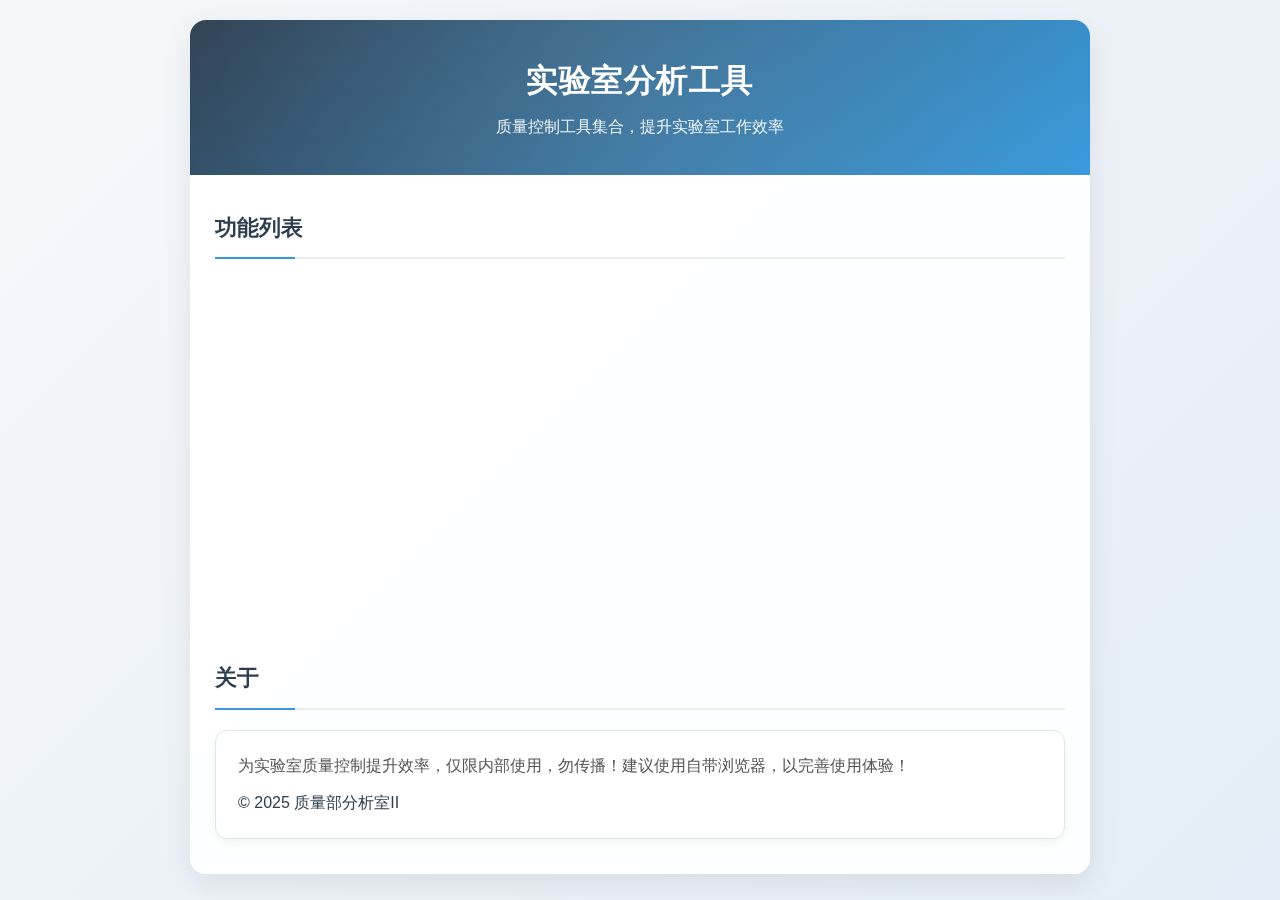
<file: index.html>
<!DOCTYPE html>
<html lang="zh-cmn-Hans">

<head>
    <meta charset="UTF-8">
    <meta name="viewport" content="width=device-width, initial-scale=1.0, maximum-scale=1.0, user-scalable=no">
    <title>质量部分析室II实验工具</title>
    <script src="./statics/modules/jquery.min.js"></script>
    <style>
        * {
            margin: 0;
            padding: 0;
            box-sizing: border-box;
            font-family: 'Segoe UI', 'PingFang SC', 'Microsoft YaHei', sans-serif;
        }
        
        body {
            background: linear-gradient(135deg, #f5f7fa 0%, #e4edf5 100%);
            color: #333;
            line-height: 1.6;
            min-height: 100vh;
            padding: 20px;
        }
        
        .container {
            max-width: 900px;
            margin: 0 auto;
            background: rgba(255, 255, 255, 0.95);
            border-radius: 16px;
            box-shadow: 0 10px 30px rgba(0, 0, 0, 0.08);
            overflow: hidden;
            backdrop-filter: blur(10px);
        }
        
        .header {
            background: linear-gradient(135deg, #2c3e50 0%, #3498db 100%);
            color: white;
            padding: 35px 25px;
            text-align: center;
            position: relative;
            overflow: hidden;
        }
        
        .header::before {
            content: '';
            position: absolute;
            top: -50%;
            left: -50%;
            width: 200%;
            height: 200%;
            background: radial-gradient(circle, rgba(255,255,255,0.1) 0%, transparent 70%);
            z-index: 1;
        }
        
        .header-content {
            position: relative;
            z-index: 2;
        }
        
        .header h1 {
            font-size: 32px;
            margin-bottom: 8px;
            font-weight: 700;
            letter-spacing: 0.5px;
        }
        
        .header p {
            opacity: 0.9;
            font-size: 16px;
            max-width: 600px;
            margin: 0 auto;
        }
        
        .content {
            padding: 35px 25px;
        }
        
        .section-title {
            font-size: 22px;
            color: #2c3e50;
            margin-bottom: 20px;
            padding-bottom: 12px;
            border-bottom: 2px solid #eaecef;
            position: relative;
        }
        
        .section-title::after {
            content: '';
            position: absolute;
            bottom: -2px;
            left: 0;
            width: 80px;
            height: 2px;
            background: #3498db;
        }
        
        .list {
            display: grid;
            grid-template-columns: repeat(auto-fill, minmax(260px, 1fr));
            gap: 20px;
            margin-bottom: 35px;
        }
        
        .item {
            background: white;
            border: 1px solid #e1e4e8;
            border-radius: 12px;
            padding: 22px 18px;
            cursor: pointer;
            transition: all 0.3s ease;
            box-shadow: 0 4px 12px rgba(0,0,0,0.05);
            text-align: center;
            position: relative;
            overflow: hidden;
        }
        
        .item::before {
            content: '';
            position: absolute;
            top: 0;
            left: 0;
            width: 100%;
            height: 4px;
            background: linear-gradient(90deg, #3498db, #2c3e50);
            transform: scaleX(0);
            transition: transform 0.3s ease;
        }
        
        .item:hover {
            border-color: #3498db;
            transform: translateY(-5px);
            box-shadow: 0 10px 25px rgba(0,0,0,0.1);
        }
        
        .item:hover::before {
            transform: scaleX(1);
        }
        
        .item:nth-child(1):hover {
            border-color: #e74c3c;
        }
        
        .item:nth-child(1)::before {
            background: linear-gradient(90deg, #e74c3c, #c0392b);
        }
        
        .item:nth-child(2):hover {
            border-color: #e67e22;
        }
        
        .item:nth-child(2)::before {
            background: linear-gradient(90deg, #e67e22, #d35400);
        }
        
        .item:nth-child(3):hover {
            border-color: #9b59b6;
        }
        
        .item:nth-child(3)::before {
            background: linear-gradient(90deg, #9b59b6, #8e44ad);
        }
        
        .item:nth-child(4):hover {
            border-color: #1abc9c;
        }
        
        .item:nth-child(4)::before {
            background: linear-gradient(90deg, #1abc9c, #16a085);
        }
        
        .item:nth-child(5):hover {
            border-color: #f39c12;
        }
        
        .item:nth-child(5)::before {
            background: linear-gradient(90deg, #f39c12, #e67e22);
        }
        
        .item:nth-child(6):hover {
            border-color: #3498db;
        }
        
        .item:nth-child(6)::before {
            background: linear-gradient(90deg, #3498db, #2980b9);
        }
        
        .item:nth-child(7):hover {
            border-color: #2ecc71;
        }
        
        .item:nth-child(7)::before {
            background: linear-gradient(90deg, #2ecc71, #27ae60);
        }
        
        .item:nth-child(8):hover {
            border-color: #e84393;
        }
        
        .item:nth-child(8)::before {
            background: linear-gradient(90deg, #e84393, #fd79a8);
        }
        
        .about {
            background: white;
            border: 1px solid #e1e4e8;
            border-radius: 12px;
            padding: 22px;
            box-shadow: 0 4px 12px rgba(0,0,0,0.05);
        }
        
        .about p {
            margin-bottom: 12px;
            color: #555;
        }
        
        .about p:last-child {
            margin-bottom: 0;
            font-weight: 500;
            color: #2c3e50;
        }
        
        .footer {
            text-align: center;
            padding: 20px;
            background: #f8f9fa;
            color: #666;
            margin-top: 30px;
            border-top: 1px solid #eaeaea;
            font-size: 14px;
        }
        
        a {
            color: #3498db;
            text-decoration: none;
            transition: color 0.2s;
        }
        
        a:hover {
            color: #2c3e50;
        }
        
        /* 响应式调整 */
        @media (max-width: 768px) {
            .list {
                grid-template-columns: 1fr;
            }
            
            .header h1 {
                font-size: 26px;
            }
            
            .content {
                padding: 25px 20px;
            }
        }
        
        /* 加载动画 */
        @keyframes fadeInUp {
            from {
                opacity: 0;
                transform: translateY(20px);
            }
            to {
                opacity: 1;
                transform: translateY(0);
            }
        }
        
        .item {
            animation: fadeInUp 0.5s ease forwards;
            opacity: 0;
        }
        
        .item:nth-child(1) { animation-delay: 0.1s; }
        .item:nth-child(2) { animation-delay: 0.2s; }
        .item:nth-child(3) { animation-delay: 0.3s; }
        .item:nth-child(4) { animation-delay: 0.4s; }
        .item:nth-child(5) { animation-delay: 0.5s; }
        .item:nth-child(6) { animation-delay: 0.6s; }
        .item:nth-child(7) { animation-delay: 0.7s; }
        .item:nth-child(8) { animation-delay: 0.8s; }
    </style>
</head>

<body>
    <div class="container">
        <div class="header">
            <div class="header-content">
                <h1>实验室分析工具</h1>
                <p>质量控制工具集合，提升实验室工作效率</p>
            </div>
        </div>
        
        <div class="content">
            <h2 class="section-title">功能列表</h2>
            <div class="list"></div>
            
            <h2 class="section-title">关于</h2>
            <div class="about">
                <p>为实验室质量控制提升效率，仅限内部使用，勿传播！建议使用自带浏览器，以完善使用体验！</p>
                <p> © 2025 质量部分析室II </p>
            </div>
        </div>

    <script>
        let functions = [
            {
                "name": "仪器设备/对照品效期查询",
                "location": "./views/expir-info.html"
            },
            {
                "name": "API检验操作规程查询",
                "location": "./views/sop.html"
            },
            {
                "name": "GC/HPLC色谱柱查询（仅API）",
                "location": "./views/column.html"
            },
            {
                "name": "液相流动相计算器",
                "location": "./views/HPLCsolution.html"
            }, 
            {
                "name": "溶液配制量计算器",
                "location": "./views/solution.html"
            }, 
            {
                "name": "QC计算工具集",
                "location": "./views/rsd.html"
            },
            {
                "name": "色谱系统词汇中英文对照",
                "location": "./views/English.html"
            },
            {
                "name": "各国药典/中检所对照品检索",
                "location": "./views/statue.html"
            },
            {
                "name": "干燥失重",
                "location": "./views/lod.html"
            },
            {
                "name": "炽灼残渣",
                "location": "./views/roi.html"
            },
            {
                "name": "液相进样时间推算",
                "location": "./views/injection-sequence.html"
            }
        ];

        $(document).ready(function() {
            // 加载功能列表
            functions.forEach(value => {
                let onclick = `window.location.href='${value.location}'`;
                let div = `<div class="item" onclick="${onclick}">${value.name}</div>`;
                $(".list").append(div);
            });
        });
    </script>
</body>

</html>
</file>
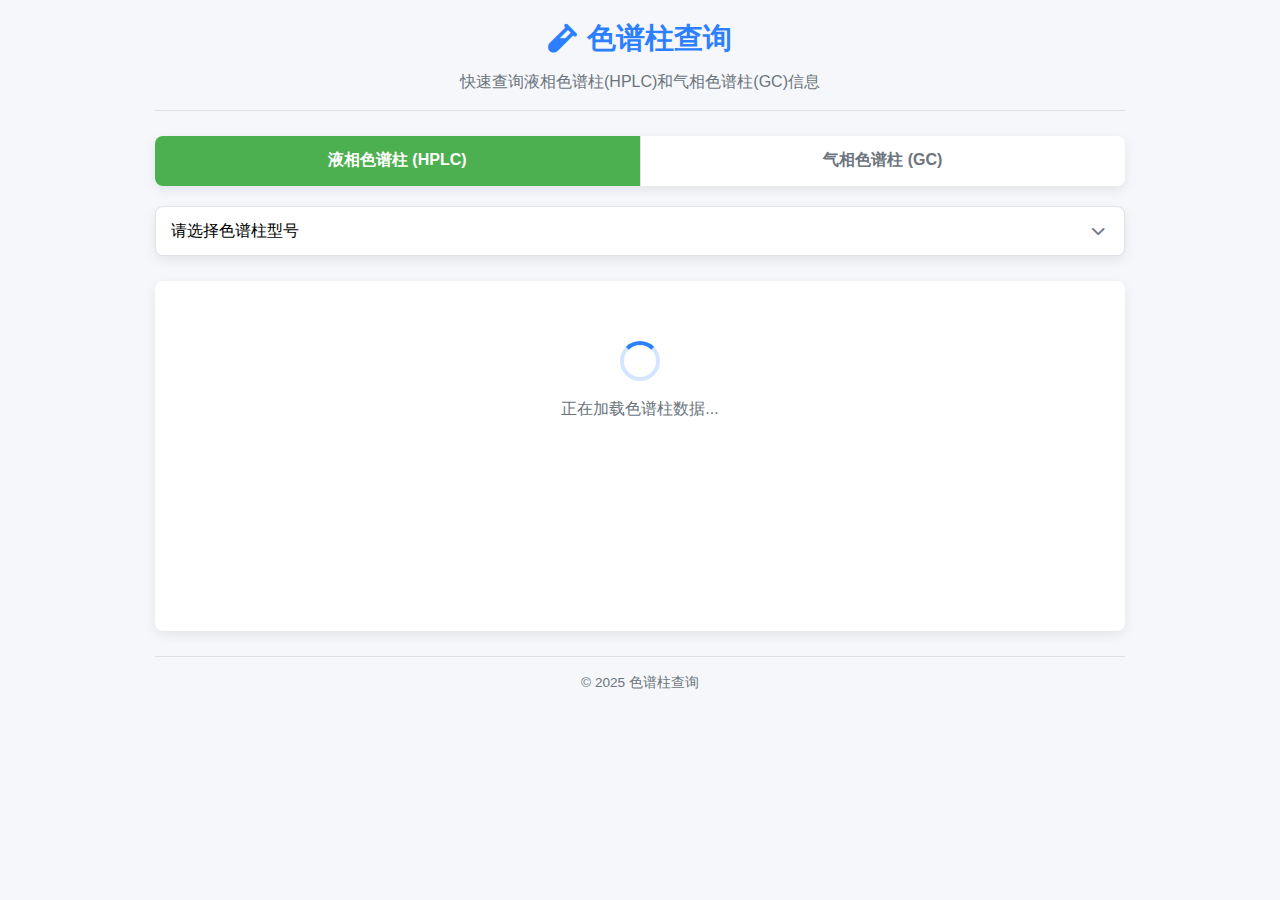
<file: views/column.html>
<!DOCTYPE html>
<html lang="zh-cmn-Hans">

<head>
    <meta charset="UTF-8">
    <meta http-equiv="X-UA-Compatible" content="IE=edge">
    <meta name="viewport" content="width=device-width, initial-scale=1.0, maximum-scale=1.0, user-scalable=no">
    <title>色谱柱查询</title>
    <link rel="stylesheet" href="https://cdnjs.cloudflare.com/ajax/libs/font-awesome/6.4.0/css/all.min.css">
    <style>
        :root {
            --primary-color: #2c80ff;
            --primary-dark: #1a6de0;
            --secondary-color: #6c757d;
            --light-color: #f8f9fa;
            --dark-color: #343a40;
            --border-color: #dee2e6;
            --border-radius: 8px;
            --box-shadow: 0 4px 12px rgba(0, 0, 0, 0.08);
            --transition: all 0.3s ease;
            --hplc-color: #4CAF50;
            --gc-color: #FF9800;
        }

        * {
            box-sizing: border-box;
            margin: 0;
            padding: 0;
            -webkit-tap-highlight-color: transparent;
        }

        body {
            font-family: -apple-system, BlinkMacSystemFont, "Segoe UI", Roboto, "Helvetica Neue", Arial, sans-serif;
            line-height: 1.6;
            color: var(--dark-color);
            background-color: #f5f7fa;
            padding: 15px;
            max-width: 1000px;
            margin: 0 auto;
            -webkit-font-smoothing: antialiased;
            -moz-osx-font-smoothing: grayscale;
        }

        .header {
            text-align: center;
            margin-bottom: 25px;
            padding-bottom: 15px;
            border-bottom: 1px solid var(--border-color);
        }

        .header h1 {
            color: var(--primary-color);
            font-size: 1.8rem;
            margin-bottom: 8px;
            display: flex;
            align-items: center;
            justify-content: center;
            gap: 10px;
            flex-wrap: wrap;
        }

        .header p {
            color: var(--secondary-color);
            font-size: 1rem;
        }

        .tabs {
            display: flex;
            justify-content: center;
            margin-bottom: 20px;
            border-radius: var(--border-radius);
            overflow: hidden;
            box-shadow: var(--box-shadow);
            max-width: 100%;
            margin-left: auto;
            margin-right: auto;
        }

        .tab {
            flex: 1;
            text-align: center;
            padding: 14px 15px;
            background-color: white;
            border: none;
            font-size: 1rem;
            font-weight: 600;
            cursor: pointer;
            transition: var(--transition);
            color: var(--secondary-color);
            min-height: 50px;
            display: flex;
            align-items: center;
            justify-content: center;
        }

        .tab:first-child {
            border-right: 1px solid var(--border-color);
        }

        .tab.active {
            color: white;
        }

        .tab.hplc.active {
            background-color: var(--hplc-color);
        }

        .tab.gc.active {
            background-color: var(--gc-color);
        }

        .selector-container {
            position: relative;
            margin-bottom: 25px;
            width: 100%;
            margin-left: auto;
            margin-right: auto;
        }

        select {
            width: 100%;
            height: 50px;
            padding: 0 50px 0 15px;
            border: 1px solid var(--border-color);
            border-radius: var(--border-radius);
            background-color: white;
            font-size: 1rem;
            cursor: pointer;
            transition: var(--transition);
            box-shadow: var(--box-shadow);
            -moz-appearance: none;
            -webkit-appearance: none;
            appearance: none;
        }

        select:focus {
            outline: none;
            border-color: var(--primary-color);
            box-shadow: 0 0 0 3px rgba(44, 128, 255, 0.2);
        }

        .selector-container::after {
            content: "\f078";
            font-family: "Font Awesome 6 Free";
            font-weight: 900;
            position: absolute;
            right: 20px;
            top: 50%;
            transform: translateY(-50%);
            color: var(--secondary-color);
            pointer-events: none;
            font-size: 0.9rem;
        }

        .card {
            background-color: white;
            border-radius: var(--border-radius);
            box-shadow: var(--box-shadow);
            padding: 20px;
            min-height: 350px;
            transition: var(--transition);
            margin-bottom: 20px;
            overflow-wrap: break-word;
            word-wrap: break-word;
            word-break: break-word;
        }

        .tips {
            text-align: center;
            color: var(--secondary-color);
            padding: 30px 15px;
            line-height: 1.8;
        }

        .tips i {
            font-size: 2.5rem;
            margin-bottom: 15px;
            color: var(--primary-color);
        }

        .loading {
            display: flex;
            flex-direction: column;
            align-items: center;
            justify-content: center;
            padding: 40px 15px;
            color: var(--secondary-color);
        }

        .spinner {
            width: 40px;
            height: 40px;
            border: 4px solid rgba(44, 128, 255, 0.2);
            border-radius: 50%;
            border-top-color: var(--primary-color);
            animation: spin 1s linear infinite;
            margin-bottom: 15px;
        }

        @keyframes spin {
            0% { transform: rotate(0deg); }
            100% { transform: rotate(360deg); }
        }

        .column-details {
            line-height: 1.6;
        }

        .column-details h2 {
            color: var(--primary-dark);
            margin-bottom: 15px;
            padding-bottom: 10px;
            border-bottom: 1px solid var(--border-color);
            font-size: 1.4rem;
            overflow-wrap: break-word;
        }

        .detail-item {
            display: flex;
            flex-direction: column;
            margin-bottom: 12px;
            padding-bottom: 12px;
            border-bottom: 1px solid #f0f0f0;
        }

        @media (min-width: 480px) {
            .detail-item {
                flex-direction: row;
            }
        }

        .detail-label {
            font-weight: 600;
            min-width: 80px;
            color: var(--secondary-color);
            margin-bottom: 5px;
        }

        @media (min-width: 480px) {
            .detail-label {
                margin-bottom: 0;
                min-width: 100px;
            }
        }

        .detail-value {
            flex: 1;
            overflow-wrap: break-word;
            word-wrap: break-word;
            word-break: break-word;
        }

        /* 特别为编号添加的样式，防止溢出 */
        .column-id {
            display: inline;
            font-family: monospace;
            background-color: #f5f5f5;
            padding: 2px 6px;
            border-radius: 4px;
            font-size: 0.9rem;
            overflow-wrap: break-word;
            word-wrap: break-word;
            word-break: break-word;
            white-space: pre-wrap;
        }

        .back-btn {
            display: inline-block;
            padding: 10px 20px;
            background-color: var(--primary-color);
            color: white;
            border: none;
            border-radius: var(--border-radius);
            cursor: pointer;
            font-size: 1rem;
            margin-top: 15px;
            transition: var(--transition);
            text-decoration: none;
        }

        .back-btn:hover, .back-btn:active {
            background-color: var(--primary-dark);
            transform: translateY(-2px);
        }

        .footer {
            text-align: center;
            margin-top: 25px;
            padding-top: 15px;
            border-top: 1px solid var(--border-color);
            color: var(--secondary-color);
            font-size: 0.85rem;
        }

        /* 移动端优化 */
        @media (max-width: 480px) {
            body {
                padding: 10px;
            }
            
            .header h1 {
                font-size: 1.5rem;
                gap: 8px;
            }
            
            .header h1 i {
                font-size: 1.3rem;
            }
            
            .tab {
                padding: 12px 10px;
                font-size: 0.95rem;
                min-height: 45px;
            }
            
            select {
                height: 45px;
                font-size: 0.95rem;
                padding: 0 45px 0 12px;
            }
            
            .selector-container::after {
                right: 15px;
            }
            
            .card {
                padding: 15px;
                min-height: 300px;
            }
            
            .column-card {
                padding: 12px;
            }
            
            .column-card h3 {
                font-size: 1.1rem;
            }
            
            .column-card p {
                font-size: 0.9rem;
            }
            
            .column-id {
                font-size: 0.85rem;
                display: block;
                margin-top: 2px;
            }
            
            .back-btn {
                padding: 8px 16px;
                font-size: 0.95rem;
                width: 100%;
                text-align: center;
            }
        }

        /* 平板优化 */
        @media (min-width: 481px) and (max-width: 768px) {
            .header h1 {
                font-size: 1.7rem;
            }
            
            .card {
                padding: 18px;
            }
            
            .column-id {
                font-size: 0.9rem;
            }
        }

        /* 防止iOS Safari缩放 */
        input, select, textarea {
            font-size: 16px;
        }
    </style>
    <script src="https://cdnjs.cloudflare.com/ajax/libs/jquery/3.6.0/jquery.min.js"></script>
</head>

<body>
    <div class="header">
        <h1><i class="fas fa-vial"></i> 色谱柱查询</h1>
        <p>快速查询液相色谱柱(HPLC)和气相色谱柱(GC)信息</p>
    </div>
    
    <div class="tabs">
        <button class="tab hplc active" data-type="hplc">液相色谱柱 (HPLC)</button>
        <button class="tab gc" data-type="gc">气相色谱柱 (GC)</button>
    </div>
    
    <div class="selector-container">
        <select name="selector" id="selector">
            <option value='null' selected>请选择色谱柱型号</option>
        </select>
    </div>
    
    <div class="card" id="content">
        <div class="tips">
            <i class="fas fa-search"></i>
            <h3>色谱柱查询</h3>
            <p>可查询液相色谱柱(HPLC)和气相色谱柱(GC)的详细信息</p>
            <p>请从上方选择色谱柱类型和具体型号</p>
        </div>
    </div>
    
    <div class="footer">
        <p>© 2025 色谱柱查询</p>
    </div>

    <script>
        // 全局变量存储色谱柱数据
        let columnsData = {};
        let currentType = "hplc";

        // 格式化编号，确保在移动端正确显示
        function formatColumnId(id) {
            // 将逗号分隔的编号转换为更易读的格式
            const ids = id.split(',');
            if (ids.length <= 3) {
                // 如果编号较少，保持原样
                return `<span class="column-id">${id}</span>`;
            } else {
                // 如果编号较多，进行分组显示
                let result = '';
                for (let i = 0; i < ids.length; i += 3) {
                    const group = ids.slice(i, i + 3).join(',');
                    result += `<span class="column-id">${group}</span>`;
                    if (i + 3 < ids.length) {
                        result += '<br>';
                    }
                }
                return result;
            }
        }

        // 加载色谱柱数据
        function loadColumnData() {
            $("#content").html(`
                <div class="loading">
                    <div class="spinner"></div>
                    <p>正在加载色谱柱数据...</p>
                </div>
            `);

            // 使用相对路径访问JSON文件
            $.ajax({
                url: "../statics/info/column.json",
                dataType: "json",
                success: function(data) {
                    columnsData = data;
                    initApp();
                },
                error: function(xhr, status, error) {
                    console.error("加载JSON数据失败:", error);
                    
                    $("#content").html(`
                        <div class="tips">
                            <i class="fas fa-exclamation-triangle"></i>
                            <h3>数据加载失败</h3>
                            <p>无法加载色谱柱数据，请检查以下问题：</p>
                            <p>1. 确保 statics/info/column.json 文件存在</p>
                            <p>2. 检查JSON文件格式是否正确</p>
                            <p>3. 确认网络连接正常</p>
                            <button id="retry-btn" class="back-btn" style="margin-top: 15px;">重新加载</button>
                        </div>
                    `);
                    
                    $("#retry-btn").on("click", function() {
                        loadColumnData();
                    });
                }
            });
        }

        // 初始化应用
        function initApp() {
            // 选项卡切换
            $(".tab").on("click", function() {
                $(".tab").removeClass("active");
                $(this).addClass("active");
                currentType = $(this).data("type");
                updateSelector();
                // 切换类型时重置内容为提示信息
                $("#content").html(`
                    <div class="tips">
                        <i class="fas fa-search"></i>
                        <h3>色谱柱查询</h3>
                        <p>请选择 ${currentType === "hplc" ? "液相色谱柱" : "气相色谱柱"} 的具体型号</p>
                    </div>
                `);
            });

            // 更新下拉选择器
            function updateSelector() {
                $("#selector").empty();
                $("#selector").append(`<option value='null' selected>请选择色谱柱型号</option>`);
                
                if (columnsData[currentType]) {
                    columnsData[currentType].forEach(column => {
                        $("#selector").append(`<option value='${column.id}'>${column.model} - ${column.specification}</option>`);
                    });
                }
            }

            // 显示色谱柱详情
            function showColumnDetails(id) {
                const column = columnsData[currentType].find(col => col.id === id);
                if (!column) {
                    // 如果未找到对应色谱柱，显示错误信息
                    $("#content").html(`
                        <div class="tips">
                            <i class="fas fa-exclamation-triangle"></i>
                            <h3>未找到色谱柱信息</h3>
                            <p>抱歉，未找到对应的色谱柱信息，请重新选择。</p>
                            <button id="back-to-select" class="back-btn" style="margin-top: 15px;">重新选择</button>
                        </div>
                    `);
                    
                    $("#back-to-select").on("click", function() {
                        $("#selector").val("null").trigger("change");
                    });
                    return;
                }
                
                let html = `
                    <div class="column-details">
                        <h2>${column.model} 色谱柱详情</h2>
                        <div class="detail-item">
                            <div class="detail-label">编号</div>
                            <div class="detail-value">${formatColumnId(column.id)}</div>
                        </div>
                        <div class="detail-item">
                            <div class="detail-label">型号</div>
                            <div class="detail-value">${column.model}</div>
                        </div>
                        <div class="detail-item">
                            <div class="detail-label">规格</div>
                            <div class="detail-value">${column.specification}</div>
                        </div>
                        <div class="detail-item">
                            <div class="detail-label">描述</div>
                            <div class="detail-value">${column.description}</div>
                        </div>
                        <button id="back-btn" class="back-btn">重新选择</button>
                    </div>
                `;
                
                $("#content").html(html);
                
                // 返回按钮事件
                $("#back-btn").on("click", function() {
                    $("#selector").val("null").trigger("change");
                });
            }

            // 下拉选择器变化事件
            $("#selector").on("change", function() {
                const selectedId = $(this).val();
                
                if (selectedId === "null") {
                    // 如果选择"请选择色谱柱型号"，显示提示信息
                    $("#content").html(`
                        <div class="tips">
                            <i class="fas fa-search"></i>
                            <h3>色谱柱查询系统</h3>
                            <p>请选择 ${currentType === "hplc" ? "液相色谱柱" : "气相色谱柱"} 的具体型号</p>
                        </div>
                    `);
                    return;
                }
                
                showColumnDetails(selectedId);
            });

            // 初始化
            updateSelector();
        }

        // 页面加载完成后开始加载数据
        $(() => {
            loadColumnData();
        });
    </script>
</body>

</html>
</file>
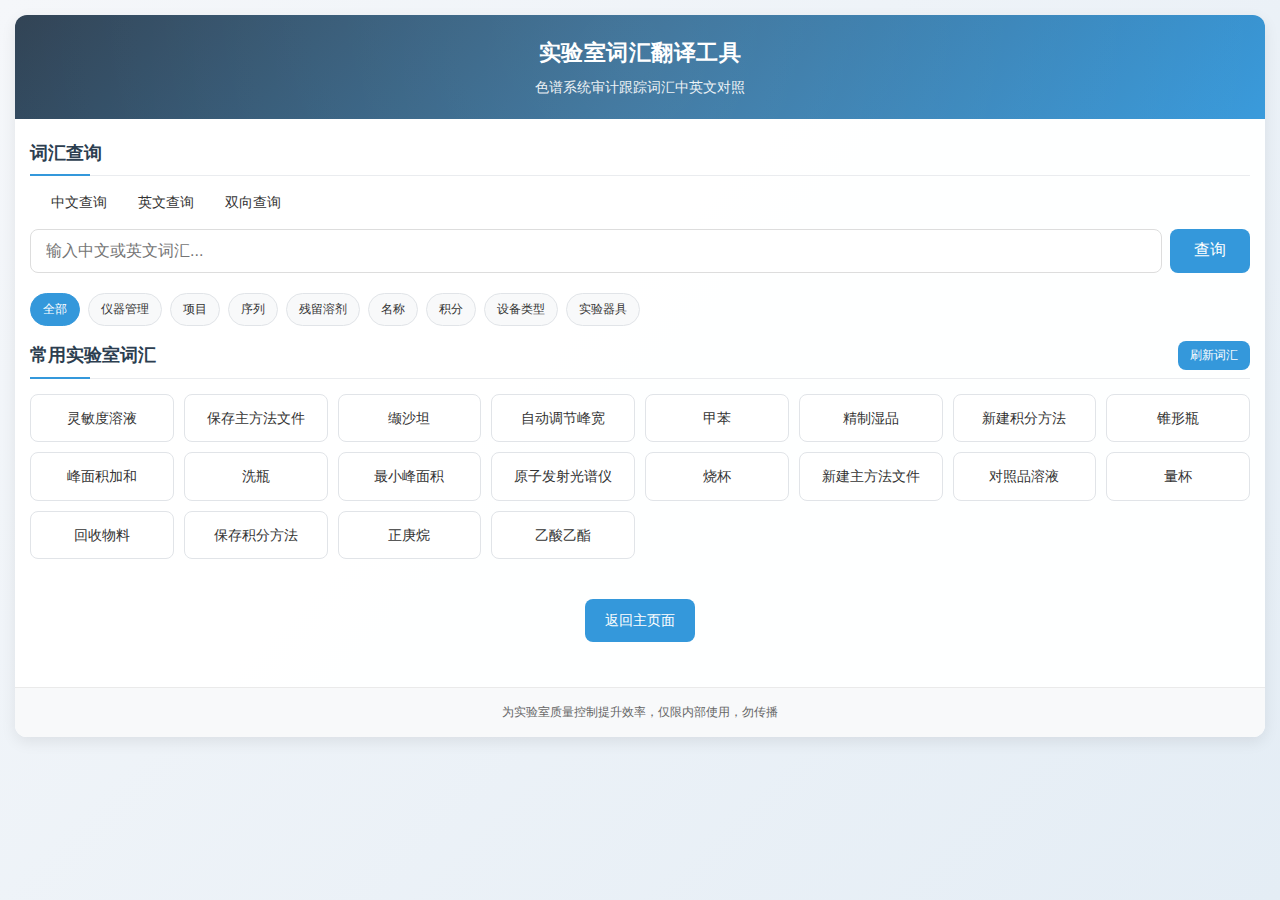
<file: views/English.html>
<!DOCTYPE html>
<html lang="zh-cmn-Hans">
<head>
    <meta charset="UTF-8">
    <meta name="viewport" content="width=device-width, initial-scale=1.0, maximum-scale=1.0, user-scalable=no">
    <title>实验室词汇翻译工具 - 质量部分析室II</title>
    <style>
        * {
            margin: 0;
            padding: 0;
            box-sizing: border-box;
            -webkit-tap-highlight-color: transparent;
            font-family: 'Segoe UI', 'PingFang SC', 'Microsoft YaHei', sans-serif;
        }
        
        html, body {
            height: 100%;
            overflow-x: hidden;
        }
        
        body {
            background: linear-gradient(135deg, #f5f7fa 0%, #e4edf5 100%);
            color: #333;
            line-height: 1.6;
            padding: 15px;
            -webkit-text-size-adjust: 100%;
        }
        
        .container {
            max-width: 100%;
            margin: 0 auto;
            background: rgba(255, 255, 255, 0.95);
            border-radius: 12px;
            box-shadow: 0 5px 15px rgba(0, 0, 0, 0.08);
            overflow: hidden;
            position: relative;
        }
        
        .header {
            background: linear-gradient(135deg, #2c3e50 0%, #3498db 100%);
            color: white;
            padding: 20px 15px;
            text-align: center;
            position: relative;
            overflow: hidden;
        }
        
        .header::before {
            content: '';
            position: absolute;
            top: -50%;
            left: -50%;
            width: 200%;
            height: 200%;
            background: radial-gradient(circle, rgba(255,255,255,0.1) 0%, transparent 70%);
            z-index: 1;
        }
        
        .header-content {
            position: relative;
            z-index: 2;
        }
        
        .header h1 {
            font-size: 22px;
            margin-bottom: 6px;
            font-weight: 700;
            letter-spacing: 0.5px;
        }
        
        .header p {
            opacity: 0.9;
            font-size: 14px;
            max-width: 100%;
            margin: 0 auto;
        }
        
        .content {
            padding: 20px 15px;
        }
        
        .section-title {
            font-size: 18px;
            color: #2c3e50;
            margin-bottom: 15px;
            padding-bottom: 8px;
            border-bottom: 1px solid #eaecef;
            position: relative;
            display: flex;
            justify-content: space-between;
            align-items: center;
        }
        
        .section-title::after {
            content: '';
            position: absolute;
            bottom: -1px;
            left: 0;
            width: 60px;
            height: 2px;
            background: #3498db;
        }
        
        .refresh-btn {
            background: #3498db;
            color: white;
            border: none;
            border-radius: 8px;
            padding: 6px 12px;
            cursor: pointer;
            font-size: 12px;
            transition: background 0.3s;
        }
        
        .refresh-btn:hover, .refresh-btn:active {
            background: #2980b9;
        }
        
        .search-box {
            display: flex;
            margin-bottom: 20px;
            gap: 8px;
        }
        
        .search-input {
            flex: 1;
            padding: 12px 15px;
            border: 1px solid #ddd;
            border-radius: 8px;
            font-size: 16px;
            outline: none;
            transition: border-color 0.3s;
            -webkit-appearance: none;
        }
        
        .search-input:focus {
            border-color: #3498db;
        }
        
        .search-btn {
            background: #3498db;
            color: white;
            border: none;
            border-radius: 8px;
            padding: 0 20px;
            cursor: pointer;
            font-size: 16px;
            transition: background 0.3s;
            min-width: 80px;
        }
        
        .search-btn:hover, .search-btn:active {
            background: #2980b9;
        }
        
        .search-options {
            display: flex;
            gap: 10px;
            margin-bottom: 15px;
            flex-wrap: wrap;
        }
        
        .search-option {
            display: flex;
            align-items: center;
            gap: 5px;
            font-size: 14px;
        }
        
        .search-option input {
            width: 16px;
            height: 16px;
        }
        
        .translation-result {
            background: white;
            border-radius: 10px;
            padding: 20px;
            box-shadow: 0 3px 10px rgba(0,0,0,0.05);
            margin-bottom: 20px;
            display: none;
        }
        
        .translation-result.active {
            display: block;
            animation: fadeIn 0.5s ease;
        }
        
        @keyframes fadeIn {
            from { opacity: 0; transform: translateY(10px); }
            to { opacity: 1; transform: translateY(0); }
        }
        
        .word-title {
            font-size: 20px;
            color: #2c3e50;
            margin-bottom: 12px;
            display: flex;
            align-items: center;
            flex-wrap: wrap;
            gap: 8px;
        }
        
        .translation {
            font-size: 18px;
            color: #3498db;
            margin-bottom: 10px;
            font-weight: 500;
        }
        
        .category {
            display: inline-block;
            background: #e74c3c;
            color: white;
            padding: 3px 8px;
            border-radius: 4px;
            font-size: 12px;
            margin-right: 6px;
        }
        
        .no-result {
            text-align: center;
            padding: 30px 15px;
            color: #7f8c8d;
            font-size: 16px;
        }
        
        .history-section {
            margin-bottom: 25px;
        }
        
        .history-list {
            display: grid;
            grid-template-columns: repeat(auto-fill, minmax(140px, 1fr));
            gap: 10px;
        }
        
        .history-item {
            background: white;
            border: 1px solid #e1e4e8;
            border-radius: 8px;
            padding: 12px;
            cursor: pointer;
            transition: all 0.3s;
            text-align: center;
            font-size: 14px;
        }
        
        .history-item:hover, .history-item:active {
            border-color: #3498db;
            transform: translateY(-2px);
            box-shadow: 0 3px 8px rgba(0,0,0,0.1);
        }
        
        .footer {
            text-align: center;
            padding: 15px;
            background: #f8f9fa;
            color: #666;
            margin-top: 25px;
            border-top: 1px solid #eaeaea;
            font-size: 12px;
        }
        
        .back-btn {
            display: inline-block;
            background: #3498db;
            color: white;
            padding: 10px 20px;
            border-radius: 8px;
            text-decoration: none;
            margin-top: 15px;
            transition: background 0.3s;
            font-size: 14px;
        }
        
        .back-btn:hover, .back-btn:active {
            background: #2980b9;
        }
        
        /* 分类标签样式 */
        .category-tabs {
            display: flex;
            flex-wrap: wrap;
            gap: 8px;
            margin-bottom: 15px;
        }
        
        .category-tab {
            background: #f8f9fa;
            border: 1px solid #e1e4e8;
            border-radius: 20px;
            padding: 6px 12px;
            font-size: 12px;
            cursor: pointer;
            transition: all 0.3s;
        }
        
        .category-tab.active {
            background: #3498db;
            color: white;
            border-color: #3498db;
        }
        
        .multiple-results {
            margin-top: 15px;
        }
        
        .result-item {
            padding: 10px;
            border-bottom: 1px solid #f0f0f0;
        }
        
        .result-item:last-child {
            border-bottom: none;
        }
        
        /* 移动端优化 */
        @media (max-width: 480px) {
            body {
                padding: 10px;
            }
            
            .header {
                padding: 15px 10px;
            }
            
            .header h1 {
                font-size: 20px;
            }
            
            .header p {
                font-size: 13px;
            }
            
            .content {
                padding: 15px 10px;
            }
            
            .section-title {
                font-size: 16px;
            }
            
            .search-input {
                font-size: 16px; /* 防止iOS缩放 */
            }
            
            .history-list {
                grid-template-columns: repeat(2, 1fr);
            }
        }
        
        /* 防止iOS输入框样式问题 */
        input {
            -webkit-appearance: none;
            border-radius: 0;
        }
        
        input[type="text"] {
            border-radius: 8px;
        }
        
        /* 防止长按出现菜单 */
        .item, .history-item, button {
            -webkit-touch-callout: none;
            -webkit-user-select: none;
            user-select: none;
        }
    </style>
</head>
<body>
    <div class="container">
        <div class="header">
            <div class="header-content">
                <h1>实验室词汇翻译工具</h1>
                <p>色谱系统审计跟踪词汇中英文对照</p>
            </div>
        </div>
        
        <div class="content">
            <h2 class="section-title">词汇查询</h2>
            
            <div class="search-options">
                <div class="search-option">
                    <input type="radio" id="search-chinese" name="search-type" value="chinese" checked>
                    <label for="search-chinese">中文查询</label>
                </div>
                <div class="search-option">
                    <input type="radio" id="search-english" name="search-type" value="english">
                    <label for="search-english">英文查询</label>
                </div>
                <div class="search-option">
                    <input type="radio" id="search-both" name="search-type" value="both">
                    <label for="search-both">双向查询</label>
                </div>
            </div>
            
            <div class="search-box">
                <input type="text" class="search-input" placeholder="输入中文或英文词汇..." id="searchInput">
                <button class="search-btn" id="searchBtn">查询</button>
            </div>
            
            <div class="category-tabs" id="categoryTabs">
                <!-- 分类标签将动态生成 -->
            </div>
            
            <div class="translation-result" id="translationResult">
                <!-- 翻译结果将动态填充 -->
            </div>
            
            <div class="history-section">
                <h2 class="section-title">常用实验室词汇
                    <button class="refresh-btn" id="refreshBtn">刷新词汇</button>
                </h2>
                <div class="history-list" id="historyList">
                    <!-- 常用词汇将动态填充 -->
                </div>
            </div>
            
            <div style="text-align: center; margin-top: 20px;">
                <a href="../index.html" class="back-btn">返回主页面</a>
            </div>
        </div>
        
        <div class="footer">
            <p>为实验室质量控制提升效率，仅限内部使用，勿传播</p>
        </div>
    </div>

    <script>
        // 实验室词汇数据（从PDF中提取）
        const labVocabulary = {
            "仪器管理": [
                { "chinese": "新建项目文件", "english": "New project" },
                { "chinese": "新建主方法文件", "english": "New method" },
                { "chinese": "保存主方法文件", "english": "Save method" },
                { "chinese": "新建积分方法", "english": "New integration method" },
                { "chinese": "保存积分方法", "english": "Save integration method" },
                { "chinese": "新建批处理文件", "english": "New sequence" },
                { "chinese": "保存批处理文件", "english": "Save sequence" },
                { "chinese": "更正批处理信息", "english": "Modify sequence" },
                { "chinese": "批处理中添加行", "english": "Add rows in sequence" },
                { "chinese": "批处理中删除行", "english": "Delete rows in sequence" },
                { "chinese": "更改仪器配置", "english": "Modify instrument configuration" },
                { "chinese": "更换色谱柱", "english": "Change chromatographic column" },
                { "chinese": "更正分析方法", "english": "Modify method" },
                { "chinese": "修改积分参数", "english": "Modify integration parameter" },
                { "chinese": "更正样品文件名", "english": "Change sample filename" },
                { "chinese": "更正数据文件名", "english": "Change data file name" },
                { "chinese": "备份数据", "english": "Backup data" },
                { "chinese": "还原数据", "english": "Restore data" },
                { "chinese": "更改色谱柱流量", "english": "Modify flow rate" },
                { "chinese": "色谱", "english": "Chromatograph" },
                { "chinese": "导入方法文件", "english": "Import method file" },
                { "chinese": "导出方法文件", "english": "Export method file" },
                { "chinese": "新建报告模板", "english": "Create report template" },
                { "chinese": "保存报告模板", "english": "Save report template" },
                { "chinese": "添加新用户", "english": "Create new user" },
                { "chinese": "添加新仪器", "english": "Add new instrument" },
                { "chinese": "添置权限", "english": "Add privilege" },
                { "chinese": "修改账户及密码", "english": "Modify account and password" },
                { "chinese": "解除锁定", "english": "Unlock" },
                { "chinese": "接管/交接分析", "english": "Takeover / handover analysis" },
                { "chinese": "暂停批处理", "english": "Pause batch processing" },
                { "chinese": "停止批处理", "english": "Abort batch processing" },
                { "chinese": "样品处理", "english": "Sample Handling" }
            ],
            "项目": [
                { "chinese": "反应液", "english": "Reaction mixture" },
                { "chinese": "离心湿品", "english": "Centrifugal wet product" },
                { "chinese": "精制湿品", "english": "Wet purified product" },
                { "chinese": "回收溶剂", "english": "Recycled solvent" },
                { "chinese": "回收物料", "english": "Recycled materials" },
                { "chinese": "中控", "english": "IPC" },
                { "chinese": "中间体", "english": "IM (intermediate)" },
                { "chinese": "成品", "english": "CP (final product)" },
                { "chinese": "方法重现及研究", "english": "Analytical method reproduction and study" },
                { "chinese": "标品标定", "english": "Standardization of standard" },
                { "chinese": "方法验证", "english": "Validation of methods" },
                { "chinese": "原料", "english": "Raw materials" },
                { "chinese": "起始物料", "english": "Starting material" }
            ],
            "序列": [
                { "chinese": "空白", "english": "Blank" },
                { "chinese": "灵敏度溶液", "english": "Sensitivity solution" },
                { "chinese": "系统适用性溶液", "english": "System suitability solution" },
                { "chinese": "对照溶液", "english": "Contrast solution" },
                { "chinese": "对照品溶液", "english": "Standard solution" },
                { "chinese": "加速实验", "english": "Accelerated test" },
                { "chinese": "长期实验", "english": "Long-term test" },
                { "chinese": "积分方法", "english": "Integration method" },
                { "chinese": "检测方法", "english": "Detection method" },
                { "chinese": "测定", "english": "Residue" },
                { "chinese": "有关物质", "english": "Related substances" },
                { "chinese": "残留溶剂", "english": "Residual solvents" },
                { "chinese": "异构体", "english": "Chiral purity" },
                { "chinese": "供试品溶液", "english": "Test solution" },
                { "chinese": "杂质储备液", "english": "Stock solution" },
                { "chinese": "定位", "english": "Orientation" }
            ],
            "残留溶剂": [
                { "chinese": "甲醇", "english": "Methyl alcohol (MT)" },
                { "chinese": "乙醇", "english": "Ethanol (EtOH)" },
                { "chinese": "甲苯", "english": "Toluene (TOL)" },
                { "chinese": "乙酸乙酯", "english": "Ethyl acetate (EAC)" },
                { "chinese": "正庚烷", "english": "n-Heptane" },
                { "chinese": "三乙胺", "english": "Triethyl amine (TEA)" },
                { "chinese": "乙酸异丙酯", "english": "Isopropyl acetate (IPAC)" },
                { "chinese": "苯", "english": "Benzene (BZ)" },
                { "chinese": "N-甲基吡咯烷酮", "english": "NMP" },
                { "chinese": "硫酸二乙酯", "english": "Diethyl sulfate" },
                { "chinese": "碘化钠", "english": "Sodium iodide (NaI)" },
                { "chinese": "溴乙烷", "english": "Bromoethane (EtBr)" },
                { "chinese": "异丙醇", "english": "Isopropanol (IPA)" },
                { "chinese": "苯甲醛", "english": "Benzaldehyde" },
                { "chinese": "正己烷", "english": "N-hexane" },
                { "chinese": "吡啶", "english": "Pyridine (Pyr)" },
                { "chinese": "二氯甲烷", "english": "Dichloromethane (DCM)" },
                { "chinese": "甲酸", "english": "Formic acid" },
                { "chinese": "丙酮", "english": "Acetone (AC)" },
                { "chinese": "四氢扶喃", "english": "Tetrahydrofuran (THF)" },
                { "chinese": "甘氨酸", "english": "glycine(Gly, G)" },
                { "chinese": "冰乙酸", "english": "Acetic acid glacial" },
                { "chinese": "氯化钙", "english": "Calcium chloride" },
                { "chinese": "氯化钠", "english": "Sodium chloride" },
                { "chinese": "十二烷基磺酸钠", "english": "Sodium dodecyl sulphate" },
                { "chinese": "盐酸", "english": "hydrochloric acid (HCl)" },
                { "chinese": "氢氧化钠", "english": "Sodium hydrate/hydroxide" },
                { "chinese": "醋酸钾", "english": "Potassium acetate" },
                { "chinese": "醋酸铵", "english": "Ammonium acetate" },
                { "chinese": "氯仿", "english": "Chloroform" },
                { "chinese": "高锰酸钾", "english": "Potassium hypermanganate" },
                { "chinese": "次氯酸钠", "english": "Clorox" },
                { "chinese": "苯酚", "english": "Phenol" },
                { "chinese": "催化剂", "english": "Catalyst" }
            ],
            "名称": [
                { "chinese": "缬沙坦", "english": "Valsartan" },
                { "chinese": "沙库巴曲", "english": "Sacubitril" },
                { "chinese": "浸泡液", "english": "Immersion" },
                { "chinese": "擦拭样", "english": "Rubbing" },
                { "chinese": "淋洗液", "english": "Leacheate" },
                { "chinese": "上，中，下", "english": "On, In, Under" },
                { "chinese": "附加性...个月", "english": "Addition...month" },
                { "chinese": "预加速", "english": "Preacceleration" },
                { "chinese": "氧化杂质", "english": "Oxiditing impurities" },
                { "chinese": "氢化反应液", "english": "Hydrogenation reaction mixture" },
                { "chinese": "保温反应液", "english": "Heat preservation reaction solution" },
                { "chinese": "在烘湿品", "english": "Drying wet products" },
                { "chinese": "原容量瓶", "english": "Original volumetric flask" },
                { "chinese": "原进样瓶", "english": "Original injection bottle" },
                { "chinese": "原顶空瓶", "english": "Original headspace bottle" },
                { "chinese": "标准贮备液", "english": "Standard stock solution" },
                { "chinese": "样品制备", "english": "Again sample preparation" },
                { "chinese": "重新配制样品", "english": "Reformulate the sample" },
                { "chinese": "均一性", "english": "Homogeneity" },
                { "chinese": "浑浊的", "english": "Turbid" },
                { "chinese": "混合干品", "english": "Dry mix" },
                { "chinese": "摄氏度", "english": "Centigrade" },
                { "chinese": "烘柱子", "english": "Drying column" },
                { "chinese": "降温", "english": "Cooling down" },
                { "chinese": "停泵", "english": "Stop pump" },
                { "chinese": "关闭", "english": "Shutdown" },
                { "chinese": "分解", "english": "Analysis" },
                { "chinese": "氧化", "english": "to oxidize" }
            ],
            "积分": [
                { "chinese": "最小峰面积", "english": "Area reject" },
                { "chinese": "峰面积加和", "english": "Area sum" },
                { "chinese": "峰面积加和片段", "english": "Area sum slice" },
                { "chinese": "自动调节峰宽", "english": "Auto peak width" },
                { "chinese": "峰谷处的基线", "english": "Baseline at valleys" },
                { "chinese": "基线返回", "english": "Baseline backwards" },
                { "chinese": "基线保持", "english": "Baseline hold" },
                { "chinese": "基线连到下一峰谷", "english": "Baseline next valley" },
                { "chinese": "基线连到此点", "english": "Baseline now" },
                { "chinese": "检测肩峰", "english": "Detect shoulders" },
                { "chinese": "固定峰宽", "english": "Fixed peak width" },
                { "chinese": "最小峰高", "english": "Height reject" },
                { "chinese": "积分", "english": "Integration" },
                { "chinese": "最大峰面积", "english": "Maximum area" },
                { "chinese": "最大峰高", "english": "Maximum height" },
                { "chinese": "负峰", "english": "Negative peak" },
                { "chinese": "设置范围内基线", "english": "Set baseline from range" },
                { "chinese": "设置范围内低基线", "english": "Set low baseline from range" },
                { "chinese": "肩峰模式", "english": "Shoulders mode" },
                { "chinese": "斜率灵敏度", "english": "Slope sensitivity" },
                { "chinese": "溶剂峰", "english": "Solvent peak" },
                { "chinese": "溶剂峰斜率", "english": "Solvent peak slope" },
                { "chinese": "分裂峰", "english": "Split peak" },
                { "chinese": "拖尾切线撤去", "english": "Tall tangent skim" },
                { "chinese": "切线撤去模式", "english": "Tangent skim mode" },
                { "chinese": "未指定峰", "english": "Unassigned peaks" },
                { "chinese": "使用范围内基线", "english": "Use baseline from range" }
            ],
            "设备类型": [
                { "chinese": "原子吸收光谱仪", "english": "Atomic Absorption Spectroscopy (AAS)" },
                { "chinese": "原子发射光谱仪", "english": "Atomic Emission Spectrometer (AES)" },
                { "chinese": "原子荧光光谱仪", "english": "Atomic Fluorescence Spectroscopy (AFS)" },
                { "chinese": "自动滴定仪", "english": "Automatic Titrator" },
                { "chinese": "电导仪", "english": "Conductivity Meter" },
                { "chinese": "傅里叶变换红外光谱仪", "english": "FT-IR Spectrometer (IR)" },
                { "chinese": "气体分析", "english": "Gas Analysis" },
                { "chinese": "气相色谱仪", "english": "Gas Chromatograph (GC)" },
                { "chinese": "气相色谱-质谱联用仪", "english": "GC-MS" },
                { "chinese": "高压/效液相色谱仪", "english": "High Pressure/Performance Liquid Chromatography (HPLC)" },
                { "chinese": "分子杂交仪", "english": "Hybridization Oven" },
                { "chinese": "ICP-质谱联用仪", "english": "ICP-MS" },
                { "chinese": "电感偶合等离子体发射光谱仪", "english": "Inductive Coupled Plasma Emission Spectrometer (ICP-MS)" },
                { "chinese": "液相色谱-质谱联用仪", "english": "LC-MS" },
                { "chinese": "质谱仪", "english": "Mass Spectrometer (MS)" },
                { "chinese": "核磁共振波谱仪", "english": "Nuclear Magnetic Resonance Spectrometer (NMRS)" },
                { "chinese": "粒度分析仪", "english": "Particle Size Analyzer (PSD)" },
                { "chinese": "传感器", "english": "Sensors" },
                { "chinese": "紫外检测仪", "english": "Ultraviolet Detector" },
                { "chinese": "紫外观察灯", "english": "Ultraviolet Lamp" },
                { "chinese": "紫外-可见光分光光度计", "english": "UV-Visible Spectrophotometer (UV)" },
                { "chinese": "X射线衍射仪", "english": "X-Ray Diffractomer (XRD)" },
                { "chinese": "紫外灯", "english": "Ultraviolet illumination" },
                { "chinese": "真空泵", "english": "Vacuum pump" },
                { "chinese": "天平", "english": "Balance/scale" },
                { "chinese": "分析天平", "english": "Analytical balance" },
                { "chinese": "电子天平", "english": "Electronic balance" },
                { "chinese": "培养箱", "english": "Incubator" },
                { "chinese": "超低温冰箱", "english": "Ultra-low Temperature Freezer" },
                { "chinese": "离心机转子", "english": "Rotor" },
                { "chinese": "真空泵", "english": "Vacuum pump" },
                { "chinese": "水浴锅", "english": "Water bath kettle" },
                { "chinese": "pH 计", "english": "pH meter" },
                { "chinese": "磁力搅拌器", "english": "Magnetic stirrer" },
                { "chinese": "烘箱", "english": "Oven" },
                { "chinese": "超净工作台", "english": "Superclean bench" },
                { "chinese": "通风橱", "english": "Fume cupboard" },
                { "chinese": "高压蒸汽灭菌器", "english": "Autoclave" }
            ],
            "实验器具": [
                { "chinese": "量杯", "english": "Measuring cup" },
                { "chinese": "烧杯", "english": "Beaker" },
                { "chinese": "坩埚", "english": "Crucible" },
                { "chinese": "锥形瓶", "english": "Conical flask" },
                { "chinese": "洗瓶", "english": "Plastic wash bottle" },
                { "chinese": "搅拌棒", "english": "Stirring rod" },
                { "chinese": "容量瓶", "english": "Volumetric flask/measuring flask" },
                { "chinese": "移液管", "english": "(one-mark) pipette" },
                { "chinese": "吸液管", "english": "Pipette" },
                { "chinese": "滤器", "english": "Filter" },
                { "chinese": "滤纸", "english": "Filter paper" },
                { "chinese": "培养皿", "english": "Culture dish" },
                { "chinese": "移液枪", "english": "Pipette" },
                { "chinese": "移液枪枪头", "english": "Pipette tips" },
                { "chinese": "铝箔", "english": "Aluminium foil" },
                { "chinese": "洗耳球", "english": "Rubber suction bulb" },
                { "chinese": "研磨钵", "english": "Mortar" },
                { "chinese": "研杵", "english": "Pestle" },
                { "chinese": "药匙", "english": "Lab spoon" },
                { "chinese": "转移容器", "english": "Decant" },
                { "chinese": "吸出", "english": "Aspirate" },
                { "chinese": "吹吸", "english": "Blowing and suction" },
                { "chinese": "烘", "english": "Bake" },
                { "chinese": "灭菌", "english": "Sterilize" },
                { "chinese": "分装", "english": "Aliquot" },
                { "chinese": "冷却", "english": "Chill down" },
                { "chinese": "稀释", "english": "Dilute" },
                { "chinese": "洗脱", "english": "Elute" },
                { "chinese": "搅拌", "english": "Stir/agitate" },
                { "chinese": "旋转", "english": "Swirl/spin" }
            ]
        };

        // 初始化页面
        document.addEventListener('DOMContentLoaded', function() {
            initCategoryTabs();
            initHistoryList();
            
            // 事件监听
            document.getElementById('searchBtn').addEventListener('click', performSearch);
            document.getElementById('refreshBtn').addEventListener('click', refreshHistoryList);
            
            document.getElementById('searchInput').addEventListener('keypress', (e) => {
                if (e.key === 'Enter') {
                    performSearch();
                }
            });
        });

        // 初始化分类标签
        function initCategoryTabs() {
            const categoryTabs = document.getElementById('categoryTabs');
            categoryTabs.innerHTML = '';
            
            // 添加"全部"标签
            const allTab = document.createElement('div');
            allTab.className = 'category-tab active';
            allTab.textContent = '全部';
            allTab.dataset.category = 'all';
            allTab.addEventListener('click', function() {
                document.querySelectorAll('.category-tab').forEach(tab => tab.classList.remove('active'));
                this.classList.add('active');
                initHistoryList();
            });
            categoryTabs.appendChild(allTab);
            
            // 添加各个分类标签
            Object.keys(labVocabulary).forEach(category => {
                const tab = document.createElement('div');
                tab.className = 'category-tab';
                tab.textContent = category;
                tab.dataset.category = category;
                tab.addEventListener('click', function() {
                    document.querySelectorAll('.category-tab').forEach(tab => tab.classList.remove('active'));
                    this.classList.add('active');
                    initHistoryList(category);
                });
                categoryTabs.appendChild(tab);
            });
        }

        // 初始化常用词汇列表
        function initHistoryList(category = 'all') {
            const historyList = document.getElementById('historyList');
            historyList.innerHTML = '';
            
            let words = [];
            
            if (category === 'all') {
                // 获取所有分类的词汇
                Object.values(labVocabulary).forEach(categoryWords => {
                    words = words.concat(categoryWords.slice(0, 5)); // 每个分类取前5个
                });
            } else {
                // 获取指定分类的词汇
                words = labVocabulary[category] || [];
            }
            
            // 随机选择20个词汇显示
            const shuffled = words.sort(() => 0.5 - Math.random());
            const selectedWords = shuffled.slice(0, 20);
            
            selectedWords.forEach(word => {
                const item = document.createElement('div');
                item.className = 'history-item';
                item.textContent = word.chinese;
                item.addEventListener('click', () => {
                    document.getElementById('searchInput').value = word.chinese;
                    performSearch();
                });
                historyList.appendChild(item);
            });
        }

        // 刷新常用词汇列表
        function refreshHistoryList() {
            const activeTab = document.querySelector('.category-tab.active');
            const category = activeTab ? activeTab.dataset.category : 'all';
            initHistoryList(category);
        }

        // 执行搜索
        function performSearch() {
            const query = document.getElementById('searchInput').value.trim();
            const searchType = document.querySelector('input[name="search-type"]:checked').value;
            const resultElement = document.getElementById('translationResult');
            
            if (!query) {
                resultElement.innerHTML = '<div class="no-result">请输入查询内容</div>';
                resultElement.classList.add('active');
                return;
            }
            
            let results = [];
            
            // 根据搜索类型进行查询
            if (searchType === 'chinese' || searchType === 'both') {
                // 搜索中文
                Object.entries(labVocabulary).forEach(([category, words]) => {
                    words.forEach(word => {
                        if (word.chinese.includes(query)) {
                            results.push({ ...word, category });
                        }
                    });
                });
            }
            
            if (searchType === 'english' || searchType === 'both') {
                // 搜索英文
                Object.entries(labVocabulary).forEach(([category, words]) => {
                    words.forEach(word => {
                        if (word.english.toLowerCase().includes(query.toLowerCase())) {
                            results.push({ ...word, category });
                        }
                    });
                });
            }
            
            // 显示结果
            if (results.length > 0) {
                let html = '';
                
                if (results.length === 1) {
                    // 单个结果
                    const result = results[0];
                    html = `
                        <div class="word-title">
                            ${result.chinese}
                            <span class="category">${result.category}</span>
                        </div>
                        <div class="translation">${result.english}</div>
                    `;
                } else {
                    // 多个结果
                    html = '<div class="multiple-results">';
                    results.forEach(result => {
                        html += `
                            <div class="result-item">
                                <div class="word-title">
                                    ${result.chinese}
                                    <span class="category">${result.category}</span>
                                </div>
                                <div class="translation">${result.english}</div>
                            </div>
                        `;
                    });
                    html += '</div>';
                }
                
                resultElement.innerHTML = html;
                resultElement.classList.add('active');
            } else {
                resultElement.innerHTML = '<div class="no-result">未找到相关词汇</div>';
                resultElement.classList.add('active');
            }
        }
    </script>
</body>
</html>
</file>
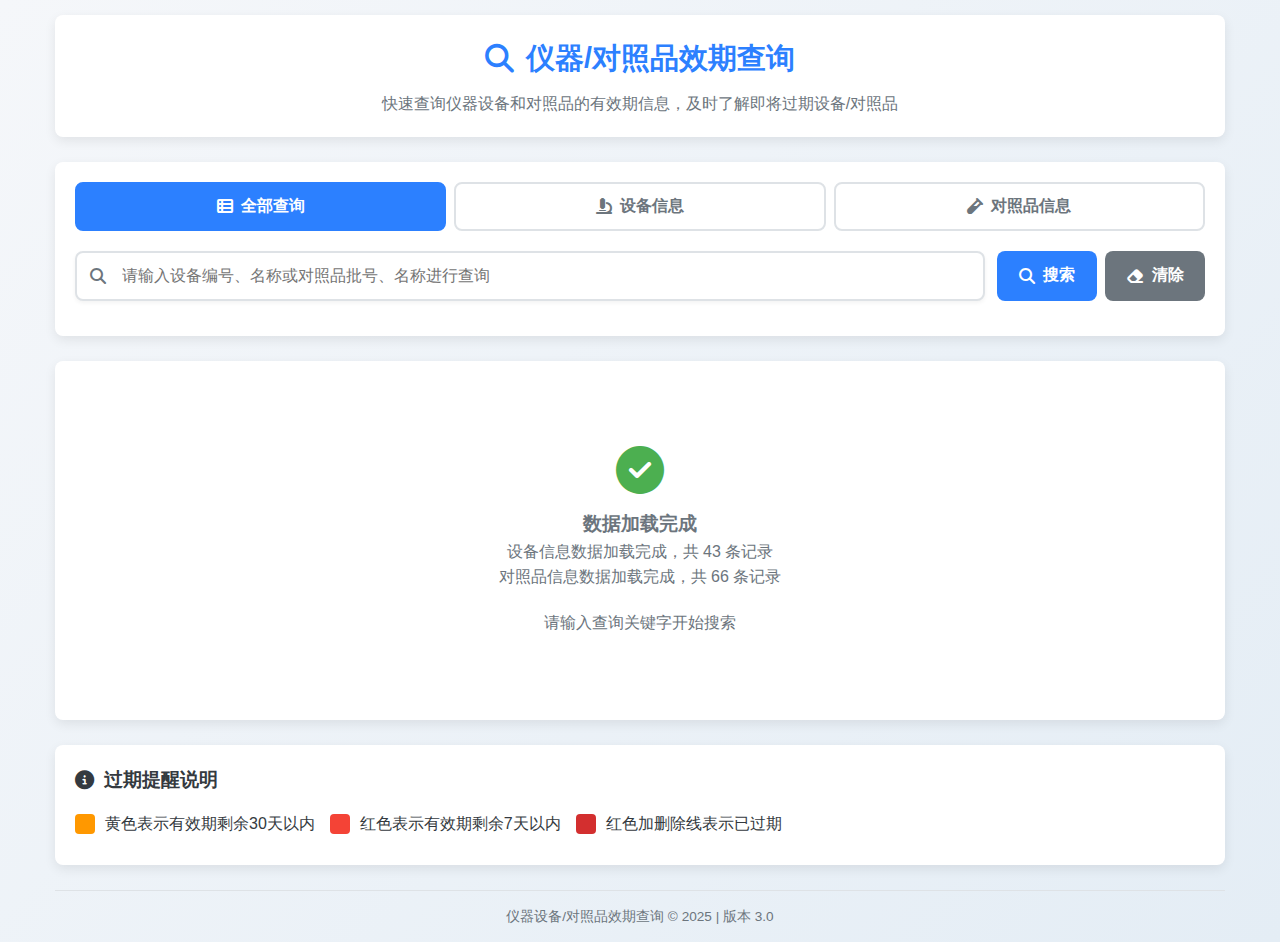
<file: views/expir-info.html>
<!DOCTYPE html>
<html lang="zh-cmn-Hans">

<head>
    <meta charset="UTF-8">
    <meta http-equiv="X-UA-Compatible" content="IE=edge">
    <meta name="viewport" content="width=device-width, initial-scale=1.0, maximum-scale=1.0, user-scalable=no">
    <link rel="stylesheet" href="https://cdnjs.cloudflare.com/ajax/libs/font-awesome/6.4.0/css/all.min.css">
    <style>
        :root {
            --primary-color: #2c80ff;
            --primary-dark: #1a6de0;
            --secondary-color: #6c757d;
            --light-color: #f8f9fa;
            --dark-color: #343a40;
            --border-color: #dee2e6;
            --border-radius: 8px;
            --box-shadow: 0 4px 12px rgba(0, 0, 0, 0.08);
            --transition: all 0.3s ease;
            --device-color: #4CAF50;
            --standard-color: #FF9800;
            --expiring30: #ff9800;
            --expiring7: #f44336;
            --expired: #d32f2f;
        }

        * {
            box-sizing: border-box;
            margin: 0;
            padding: 0;
            -webkit-tap-highlight-color: transparent;
        }

        body {
            font-family: -apple-system, BlinkMacSystemFont, "Segoe UI", Roboto, "Helvetica Neue", Arial, sans-serif;
            line-height: 1.6;
            color: var(--dark-color);
            background: linear-gradient(135deg, #f5f7fa 0%, #e4edf5 100%);
            padding: 15px;
            max-width: 1200px;
            margin: 0 auto;
            min-height: 100vh;
            -webkit-font-smoothing: antialiased;
            -moz-osx-font-smoothing: grayscale;
        }

        .header {
            text-align: center;
            margin-bottom: 25px;
            padding: 20px 15px;
            background-color: white;
            border-radius: var(--border-radius);
            box-shadow: var(--box-shadow);
        }

        .header h1 {
            color: var(--primary-color);
            font-size: 1.8rem;
            margin-bottom: 10px;
            display: flex;
            align-items: center;
            justify-content: center;
            gap: 12px;
            flex-wrap: wrap;
        }

        .header p {
            color: var(--secondary-color);
            font-size: 1rem;
            max-width: 800px;
            margin: 0 auto;
        }

        .search-section {
            background-color: white;
            border-radius: var(--border-radius);
            box-shadow: var(--box-shadow);
            padding: 20px;
            margin-bottom: 25px;
        }

        .search-type {
            display: flex;
            gap: 8px;
            margin-bottom: 20px;
            flex-wrap: wrap;
            justify-content: center;
        }

        .type-btn {
            flex: 1;
            min-width: 120px;
            text-align: center;
            padding: 12px 15px;
            background-color: white;
            border: 2px solid var(--border-color);
            border-radius: var(--border-radius);
            font-size: 1rem;
            font-weight: 600;
            cursor: pointer;
            transition: var(--transition);
            color: var(--secondary-color);
            display: flex;
            align-items: center;
            justify-content: center;
            gap: 8px;
        }

        @media (max-width: 480px) {
            .type-btn {
                min-width: 100px;
                padding: 10px 12px;
                font-size: 0.95rem;
            }
        }

        .type-btn.active {
            color: white;
        }

        .type-btn.both.active {
            background-color: var(--primary-color);
            border-color: var(--primary-color);
        }

        .type-btn.device.active {
            background-color: var(--device-color);
            border-color: var(--device-color);
        }

        .type-btn.standard.active {
            background-color: var(--standard-color);
            border-color: var(--standard-color);
        }

        .search-box {
            display: flex;
            gap: 12px;
            margin-bottom: 15px;
        }

        @media (max-width: 480px) {
            .search-box {
                flex-direction: column;
            }
        }

        .search-input-container {
            flex: 1;
            position: relative;
        }

        .search-input-container i {
            position: absolute;
            left: 15px;
            top: 50%;
            transform: translateY(-50%);
            color: var(--secondary-color);
            z-index: 1;
        }

        #keyword {
            width: 100%;
            height: 50px;
            padding: 0 15px 0 45px;
            border: 2px solid var(--border-color);
            border-radius: var(--border-radius);
            background-color: white;
            font-size: 1rem;
            transition: var(--transition);
            box-shadow: 0 2px 4px rgba(0, 0, 0, 0.05);
        }

        #keyword:focus {
            outline: none;
            border-color: var(--primary-color);
            box-shadow: 0 0 0 3px rgba(44, 128, 255, 0.2);
        }

        .search-buttons {
            display: flex;
            gap: 8px;
        }

        @media (max-width: 480px) {
            .search-buttons {
                width: 100%;
            }
        }

        #search, #clear {
            height: 50px;
            padding: 0 20px;
            border: none;
            border-radius: var(--border-radius);
            font-size: 1rem;
            font-weight: 600;
            cursor: pointer;
            transition: var(--transition);
            display: flex;
            align-items: center;
            justify-content: center;
            gap: 8px;
            min-width: 100px;
        }

        @media (max-width: 480px) {
            #search, #clear {
                flex: 1;
                min-width: auto;
            }
        }

        #search {
            background-color: var(--primary-color);
            color: white;
        }

        #search:hover, #search:active {
            background-color: var(--primary-dark);
            transform: translateY(-2px);
        }

        #clear {
            background-color: var(--secondary-color);
            color: white;
        }

        #clear:hover, #clear:active {
            background-color: #5a6268;
            transform: translateY(-2px);
        }

        .content-container {
            background-color: white;
            border-radius: var(--border-radius);
            box-shadow: var(--box-shadow);
            padding: 25px;
            margin-bottom: 25px;
            min-height: 300px;
            transition: var(--transition);
            overflow-wrap: break-word;
            word-wrap: break-word;
        }

        .loading {
            display: flex;
            flex-direction: column;
            align-items: center;
            justify-content: center;
            padding: 60px 15px;
            color: var(--secondary-color);
        }

        .spinner {
            width: 50px;
            height: 50px;
            border: 4px solid rgba(44, 128, 255, 0.2);
            border-radius: 50%;
            border-top-color: var(--primary-color);
            animation: spin 1s linear infinite;
            margin-bottom: 20px;
        }

        @keyframes spin {
            0% { transform: rotate(0deg); }
            100% { transform: rotate(360deg); }
        }

        .no-data {
            text-align: center;
            padding: 60px 15px;
            color: var(--secondary-color);
        }

        .no-data i {
            font-size: 3rem;
            margin-bottom: 15px;
            color: #d1d8e0;
        }

        .result-section {
            margin-bottom: 30px;
        }

        .result-section:last-child {
            margin-bottom: 0;
        }

        .section-title {
            font-size: 1.4rem;
            font-weight: 700;
            margin-bottom: 20px;
            padding-bottom: 10px;
            border-bottom: 2px solid var(--border-color);
            color: var(--dark-color);
            display: flex;
            align-items: center;
            gap: 10px;
        }

        .section-title.device {
            border-bottom-color: var(--device-color);
        }

        .section-title.standard {
            border-bottom-color: var(--standard-color);
        }

        .table-container {
            overflow-x: auto;
            margin-bottom: 20px;
            border-radius: var(--border-radius);
            border: 1px solid var(--border-color);
        }

        table {
            width: 100%;
            border-collapse: collapse;
            min-width: 600px;
        }

        th {
            background-color: #f8f9fa;
            padding: 15px 12px;
            text-align: left;
            font-weight: 600;
            color: var(--dark-color);
            border-bottom: 2px solid var(--border-color);
            white-space: nowrap;
        }

        td {
            padding: 12px;
            border-bottom: 1px solid var(--border-color);
            vertical-align: top;
        }

        tr:last-child td {
            border-bottom: none;
        }

        tr:hover {
            background-color: #f8f9fa;
        }

        .expir30 {
            color: var(--expiring30);
            font-weight: 600;
        }

        .expir7 {
            color: var(--expiring7);
            font-weight: 600;
        }

        .expired {
            color: var(--expired);
            text-decoration: line-through;
            font-weight: 600;
        }

        .legend {
            background-color: white;
            border-radius: var(--border-radius);
            box-shadow: var(--box-shadow);
            padding: 20px;
            margin-top: 20px;
        }

        .legend-title {
            font-size: 1.2rem;
            font-weight: 600;
            margin-bottom: 15px;
            color: var(--dark-color);
            display: flex;
            align-items: center;
            gap: 10px;
        }

        .legend-items {
            display: flex;
            flex-wrap: wrap;
            gap: 15px;
        }

        .legend-item {
            display: flex;
            align-items: center;
            gap: 10px;
            margin-bottom: 8px;
        }

        .legend-color {
            width: 20px;
            height: 20px;
            border-radius: 4px;
        }

        .legend-expir30 {
            background-color: var(--expiring30);
        }

        .legend-expir7 {
            background-color: var(--expiring7);
        }

        .legend-expired {
            background-color: var(--expired);
            text-decoration: line-through;
        }

        .footer {
            text-align: center;
            margin-top: 25px;
            padding-top: 15px;
            border-top: 1px solid var(--border-color);
            color: var(--secondary-color);
            font-size: 0.85rem;
        }

        /* 移动端优化 */
        @media (max-width: 768px) {
            body {
                padding: 10px;
            }
            
            .header {
                padding: 15px 10px;
            }
            
            .header h1 {
                font-size: 1.5rem;
                gap: 8px;
            }
            
            .search-section {
                padding: 15px;
            }
            
            .content-container {
                padding: 15px;
            }
            
            th, td {
                padding: 10px 8px;
                font-size: 0.9rem;
            }
            
            .section-title {
                font-size: 1.2rem;
            }
            
            .legend {
                padding: 15px;
            }
        }

        @media (max-width: 480px) {
            .header h1 {
                font-size: 1.3rem;
            }
            
            .header p {
                font-size: 0.9rem;
            }
            
            table {
                min-width: 500px;
            }
            
            th, td {
                padding: 8px 6px;
                font-size: 0.85rem;
            }
        }

        /* 防止iOS Safari缩放 */
        input, select, textarea {
            font-size: 16px;
        }
    </style>
    <script src="https://cdnjs.cloudflare.com/ajax/libs/jquery/3.6.0/jquery.min.js"></script>
</head>

<body>
    <div class="header">
        <h1>
            <i class="fas fa-search"></i>
            仪器/对照品效期查询
        </h1>
        <p>快速查询仪器设备和对照品的有效期信息，及时了解即将过期设备/对照品</p>
    </div>

    <div class="search-section">
        <div class="search-type">
            <button class="type-btn both active" data-type="both">
                <i class="fas fa-th-list"></i>
                全部查询
            </button>
            <button class="type-btn device" data-type="device">
                <i class="fas fa-microscope"></i>
                设备信息
            </button>
            <button class="type-btn standard" data-type="standard">
                <i class="fas fa-vial"></i>
                对照品信息
            </button>
        </div>
        
        <div class="search-box">
            <div class="search-input-container">
                <i class="fas fa-search"></i>
                <input type="text" name="keyword" id="keyword" 
                       placeholder="请输入设备编号、名称或对照品批号、名称进行查询">
            </div>
            <div class="search-buttons">
                <button type="submit" id="search">
                    <i class="fas fa-search"></i>
                    搜索
                </button>
                <button type="button" id="clear">
                    <i class="fas fa-eraser"></i>
                    清除
                </button>
            </div>
        </div>
    </div>

    <div class="content-container" id="content">
        <div class="loading">
            <div class="spinner"></div>
            <p>正在加载数据，请稍候...</p>
        </div>
    </div>
    
    <div class="legend">
        <div class="legend-title">
            <i class="fas fa-info-circle"></i>
            过期提醒说明
        </div>
        <div class="legend-items">
            <div class="legend-item">
                <div class="legend-color legend-expir30"></div>
                <span>黄色表示有效期剩余30天以内</span>
            </div>
            <div class="legend-item">
                <div class="legend-color legend-expir7"></div>
                <span>红色表示有效期剩余7天以内</span>
            </div>
            <div class="legend-item">
                <div class="legend-color legend-expired"></div>
                <span>红色加删除线表示已过期</span>
            </div>
        </div>
    </div>

    <div class="footer">
        <p>仪器设备/对照品效期查询 &copy; 2025 | 版本 3.0</p>
    </div>

    <script>
        // 数据库配置
        const databases = [
            {
                "name": "device",
                "display": "设备信息",
                "path": "../statics/info/device.json",
                "columns": ["名称", "编号", "有效期至"],
                "icon": "fas fa-microscope"
            },
            {
                "name": "standard",
                "display": "对照品信息",
                "path": "../statics/info/standard.json",
                "columns": ["名称", "批号", "有效期至", "来源"],
                "icon": "fas fa-vial"
            }
        ];

        let info = {
            device: [],
            standard: []
        };
        
        let currentSearchType = 'both'; // both, device, standard

        $(() => {
            // 初始化加载数据
            loadAllData();
            
            // 搜索按钮事件
            $("#search").click(() => {
                performSearch();
            });
            
            // 回车键搜索
            $("#keyword").keypress((e) => {
                if (e.which === 13) {
                    performSearch();
                }
            });
            
            // 清除按钮事件
            $("#clear").click(() => {
                $("#keyword").val('');
                $("#content").html(`
                    <div class="no-data">
                        <i class="fas fa-search"></i>
                        <h3>请输入查询关键字开始搜索</h3>
                        <p>可以输入设备编号、名称或对照品批号进行查询</p>
                    </div>
                `);
            });
            
            // 查询类型切换
            $(".type-btn").click(function() {
                $(".type-btn").removeClass("active");
                $(this).addClass("active");
                currentSearchType = $(this).data("type");
            });
        });

        function loadAllData() {
            let loadingHtml = `
                <div class="loading">
                    <div class="spinner"></div>
                    <p>正在加载数据，请稍候...</p>
                </div>
            `;
            $("#content").html(loadingHtml);
            
            let promises = databases.map(db => {
                return $.getJSON(db.path)
                    .then(data => {
                        info[db.name] = data;
                        return `${db.display}数据加载完成，共 ${data.length} 条记录`;
                    })
                    .catch(error => {
                        console.error(`加载${db.display}数据失败:`, error);
                        return `${db.display}数据加载失败`;
                    });
            });

            Promise.all(promises)
                .then(results => {
                    let successCount = results.filter(r => r.includes("完成")).length;
                    if (successCount === databases.length) {
                        $("#content").html(`
                            <div class="no-data">
                                <i class="fas fa-check-circle" style="color: #4CAF50;"></i>
                                <h3>数据加载完成</h3>
                                <p>${results.join('<br>')}</p>
                                <p style="margin-top: 20px;">请输入查询关键字开始搜索</p>
                            </div>
                        `);
                    } else {
                        $("#content").html(`
                            <div class="no-data">
                                <i class="fas fa-exclamation-triangle" style="color: #FF9800;"></i>
                                <h3>数据加载部分完成</h3>
                                <p>${results.join('<br>')}</p>
                            </div>
                        `);
                    }
                })
                .catch(error => {
                    $("#content").html(`
                        <div class="no-data">
                            <i class="fas fa-exclamation-circle" style="color: #f44336;"></i>
                            <h3>数据加载失败</h3>
                            <p>无法加载数据，请检查网络连接或联系管理员</p>
                        </div>
                    `);
                });
        }

        function performSearch() {
            let keyword = $("#keyword").val().trim().toLowerCase();
            if (!keyword) {
                $("#content").html(`
                    <div class="no-data">
                        <i class="fas fa-exclamation-circle" style="color: #FF9800;"></i>
                        <h3>请输入查询关键字</h3>
                        <p>搜索框不能为空，请输入设备编号、名称或对照品批号进行查询</p>
                    </div>
                `);
                return;
            }

            $("#content").html(`
                <div class="loading">
                    <div class="spinner"></div>
                    <p>正在搜索，请稍候...</p>
                </div>
            `);

            setTimeout(() => {
                $("#content").empty();
                
                let hasResults = false;
                
                if (currentSearchType === 'device' || currentSearchType === 'both') {
                    let deviceResults = searchDevice(keyword);
                    if (deviceResults.length > 0) {
                        hasResults = true;
                        displayDeviceResults(deviceResults);
                    }
                }
                
                if (currentSearchType === 'standard' || currentSearchType === 'both') {
                    let standardResults = searchStandard(keyword);
                    if (standardResults.length > 0) {
                        hasResults = true;
                        displayStandardResults(standardResults);
                    }
                }

                // 如果什么都没找到
                if (!hasResults) {
                    $("#content").html(`
                        <div class="no-data">
                            <i class="fas fa-search" style="color: #d1d8e0;"></i>
                            <h3>未找到相关记录</h3>
                            <p>没有找到与"${keyword}"相关的记录，请尝试其他关键字</p>
                        </div>
                    `);
                }
            }, 300);
        }

        function searchDevice(keyword) {
            return info.device.filter(item => {
                return (item.id && item.id.toLowerCase().includes(keyword)) || 
                       (item.name && item.name.toLowerCase().includes(keyword));
            });
        }

        function searchStandard(keyword) {
            return info.standard.filter(item => {
                return (item.batch && item.batch.toLowerCase().includes(keyword)) || 
                       (item.name && item.name.toLowerCase().includes(keyword)) ||
                       (item.source && item.source.toLowerCase().includes(keyword));
            });
        }

        function displayDeviceResults(results) {
            let section = $(`
                <div class="result-section">
                    <div class="section-title device">
                        <i class="fas fa-microscope"></i>
                        设备信息（共 ${results.length} 条）
                    </div>
                </div>
            `);
            
            let tableContainer = $('<div class="table-container"></div>');
            let table = $('<table></table>');
            let thead = $('<thead></thead>');
            let headerRow = $('<tr></tr>');
            
            databases[0].columns.forEach(col => {
                headerRow.append(`<th>${col}</th>`);
            });
            
            thead.append(headerRow);
            table.append(thead);
            
            let tbody = $('<tbody></tbody>');
            
            results.forEach(item => {
                let row = $('<tr></tr>');
                //       名称
                row.append(`<td>${item.name || '—'}</td>`);
                //       编号
                row.append(`<td>${item.id || '—'}</td>`);
                //      有效期至
                let expirCell = $('<td></td>');
                expirCell.html(checkExpir(item.expir || ''));
                row.append(expirCell);
                
                tbody.append(row);
            });
            
            table.append(tbody);
            tableContainer.append(table);
            section.append(tableContainer);
            $("#content").append(section);
        }

        function displayStandardResults(results) {
            let section = $(`
                <div class="result-section">
                    <div class="section-title standard">
                        <i class="fas fa-vial"></i>
                        对照品信息（共 ${results.length} 条）
                    </div>
                </div>
            `);
            
            let tableContainer = $('<div class="table-container"></div>');
            let table = $('<table></table>');
            let thead = $('<thead></thead>');
            let headerRow = $('<tr></tr>');
            
            databases[1].columns.forEach(col => {
                headerRow.append(`<th>${col}</th>`);
            });
            
            thead.append(headerRow);
            table.append(thead);
            
            let tbody = $('<tbody></tbody>');
            
            results.forEach(item => {
                let row = $('<tr></tr>');
                //      名称
                row.append(`<td>${item.kind || '—'}</td>`);
                //      批号
                row.append(`<td>${item.batch || '—'}</td>`);
                //     有效期至
                let expirCell = $('<td></td>');
                expirCell.html(checkExpir(item.expir || ''));
                row.append(expirCell);
                //       来源
                row.append(`<td>${item.source || '—'}</td>`);
                
                tbody.append(row);
            });
            
            table.append(tbody);
            tableContainer.append(table);
            section.append(tableContainer);
            $("#content").append(section);
        }

        function checkExpir(value) {
            if (!value) return '—';
            
            let date = new Date();
            let array = value.split(".");
            date.setFullYear(array[0], array[1] - 1, array[2]);

            let day = (date - Date.now()) / 86400000;

            if (day <= 0) {
                return `<span class='expired'>${value} (已过期)</span>`;
            }

            if (day <= 7) {
                return `<span class='expir7'>${value} (剩余${Math.ceil(day)}天)</span>`;
            }

            if (day <= 30) {
                return `<span class='expir30'>${value} (剩余${Math.ceil(day)}天)</span>`;
            }

            return value;
        }
    </script>
</body>

</html>
</file>
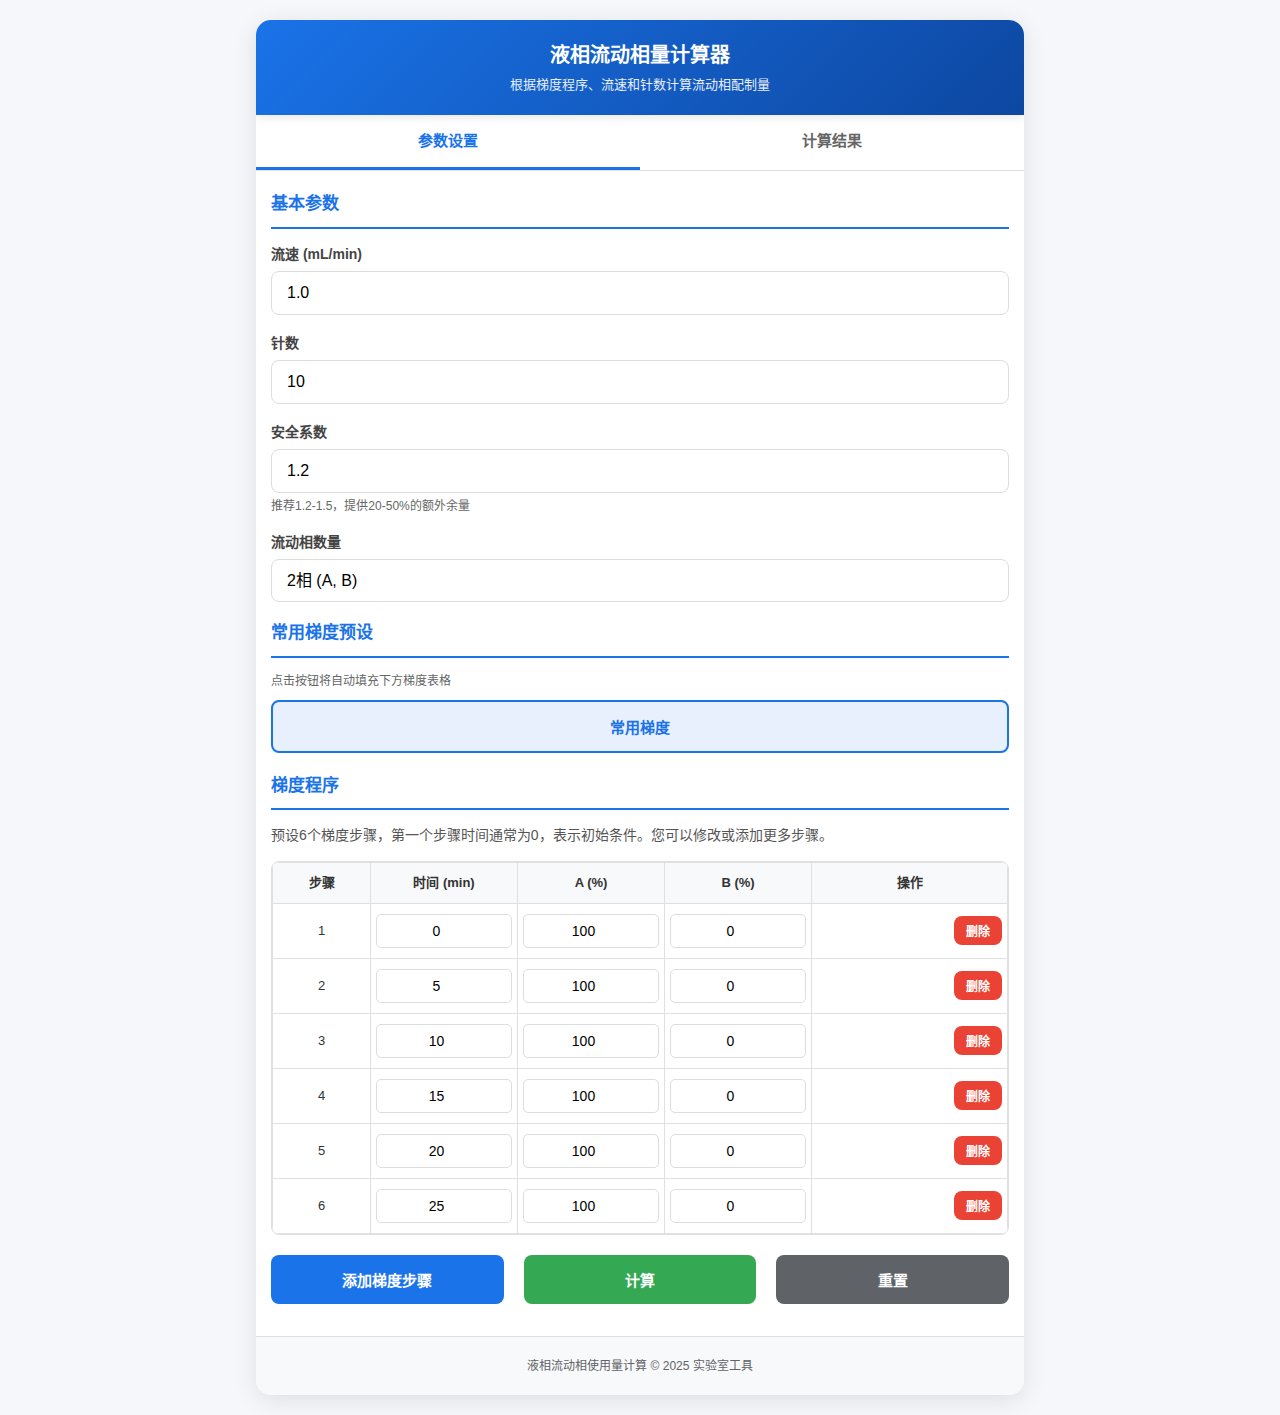
<file: views/HPLCsolution.html>
<!DOCTYPE html>
<html lang="zh-CN">
<head>
    <meta charset="UTF-8">
    <meta name="viewport" content="width=device-width, initial-scale=1.0, maximum-scale=1.0, user-scalable=no">
    <title>液相流动相量计算</title>
    <style>
        * {
            box-sizing: border-box;
            margin: 0;
            padding: 0;
            font-family: -apple-system, BlinkMacSystemFont, 'Segoe UI', Roboto, Oxygen, Ubuntu, sans-serif;
            -webkit-tap-highlight-color: transparent;
        }
        
        body {
            background-color: #f5f7fa;
            color: #333;
            line-height: 1.5;
            padding: 0;
            font-size: 14px;
        }
        
        .container {
            max-width: 100%;
            margin: 0 auto;
            background: white;
            min-height: 100vh;
        }
        
        header {
            background: linear-gradient(135deg, #1a73e8, #0d47a1);
            color: white;
            padding: 20px 15px;
            text-align: center;
            position: sticky;
            top: 0;
            z-index: 100;
            box-shadow: 0 2px 10px rgba(0, 0, 0, 0.1);
        }
        
        h1 {
            font-size: 20px;
            margin-bottom: 5px;
            font-weight: 600;
        }
        
        .subtitle {
            font-size: 13px;
            opacity: 0.9;
        }
        
        .tab-container {
            display: flex;
            background: white;
            border-bottom: 1px solid #e0e0e0;
            position: sticky;
            top: 85px;
            z-index: 99;
        }
        
        .tab {
            flex: 1;
            text-align: center;
            padding: 15px 10px;
            font-size: 15px;
            font-weight: 600;
            color: #666;
            cursor: pointer;
            transition: all 0.3s;
            border-bottom: 3px solid transparent;
        }
        
        .tab.active {
            color: #1a73e8;
            border-bottom: 3px solid #1a73e8;
        }
        
        .tab-content {
            display: none;
            padding: 20px 15px;
        }
        
        .tab-content.active {
            display: block;
        }
        
        .section-title {
            font-size: 17px;
            margin-bottom: 15px;
            padding-bottom: 10px;
            border-bottom: 2px solid #1a73e8;
            color: #1a73e8;
            font-weight: 600;
        }
        
        .form-group {
            margin-bottom: 18px;
        }
        
        label {
            display: block;
            margin-bottom: 6px;
            font-weight: 600;
            color: #444;
            font-size: 14px;
        }
        
        input, select {
            width: 100%;
            padding: 12px 15px;
            border: 1px solid #ddd;
            border-radius: 8px;
            font-size: 16px;
            transition: border 0.3s;
            background: white;
            -webkit-appearance: none;
            appearance: none;
        }
        
        input:focus, select:focus {
            border-color: #1a73e8;
            outline: none;
            box-shadow: 0 0 0 3px rgba(26, 115, 232, 0.15);
        }
        
        .preset-gradients {
            margin-bottom: 20px;
        }
        
        .preset-buttons {
            display: flex;
            flex-direction: column;
            gap: 10px;
            margin-top: 10px;
        }
        
        .preset-btn {
            background-color: #e8f0fe;
            border: 2px solid #1a73e8;
            border-radius: 8px;
            padding: 14px 15px;
            font-size: 15px;
            cursor: pointer;
            transition: all 0.3s;
            text-align: center;
            color: #1a73e8;
            font-weight: 600;
        }
        
        .preset-btn:hover {
            background-color: #1a73e8;
            color: white;
        }
        
        .preset-btn:active {
            transform: scale(0.98);
        }
        
        .gradient-container {
            margin-top: 15px;
            overflow-x: auto;
            -webkit-overflow-scrolling: touch;
            border-radius: 8px;
            border: 1px solid #e0e0e0;
            max-width: 100%;
        }
        
        .gradient-table {
            width: 100%;
            border-collapse: collapse;
            min-width: 0;
            table-layout: fixed;
        }
        
        .gradient-table th, .gradient-table td {
            border: 1px solid #e0e0e0;
            padding: 8px 4px;
            text-align: center;
            font-size: 12px;
            overflow: hidden;
            text-overflow: ellipsis;
            white-space: nowrap;
        }
        
        .gradient-table th {
            background-color: #f8f9fa;
            font-weight: 600;
            position: sticky;
            left: 0;
            white-space: nowrap;
        }
        
        .gradient-table input {
            width: 100%;
            padding: 6px 4px;
            text-align: center;
            font-size: 13px;
            border-radius: 5px;
            border: 1px solid #ddd;
            max-width: 100%;
            box-sizing: border-box;
        }
        
        .duration-cell {
            background-color: #f8f9fa;
            font-weight: 600;
            color: #555;
        }
        
        .btn {
            background-color: #1a73e8;
            color: white;
            border: none;
            padding: 14px 20px;
            border-radius: 8px;
            cursor: pointer;
            font-size: 15px;
            font-weight: 600;
            transition: background-color 0.3s;
            display: block;
            width: 100%;
            margin-bottom: 12px;
            touch-action: manipulation;
        }
        
        .btn:active {
            transform: scale(0.98);
        }
        
        .btn:hover {
            background-color: #0d47a1;
        }
        
        .btn-success {
            background-color: #34a853;
        }
        
        .btn-success:hover {
            background-color: #2e8b47;
        }
        
        .btn-secondary {
            background-color: #5f6368;
        }
        
        .btn-secondary:hover {
            background-color: #3c4043;
        }
        
        .btn-danger {
            background-color: #ea4335;
            width: auto;
            padding: 6px 12px;
            font-size: 12px;
            margin: 0 auto;
        }
        
        .btn-danger:hover {
            background-color: #d33426;
        }
        
        .result-box {
            background: white;
            border-radius: 10px;
            padding: 18px;
            box-shadow: 0 3px 15px rgba(0, 0, 0, 0.05);
            margin-bottom: 20px;
            border: 1px solid #e0e0e0;
        }
        
        .result-title {
            font-size: 16px;
            margin-bottom: 12px;
            color: #1a73e8;
            font-weight: 600;
            display: flex;
            align-items: center;
        }
        
        .result-title::before {
            content: "";
            display: inline-block;
            width: 4px;
            height: 16px;
            background-color: #1a73e8;
            margin-right: 8px;
            border-radius: 2px;
        }
        
        .result-row {
            display: flex;
            justify-content: space-between;
            margin-bottom: 10px;
            padding-bottom: 10px;
            border-bottom: 1px solid #f0f0f0;
            font-size: 14px;
        }
        
        .result-row:last-child {
            border-bottom: none;
        }
        
        .result-label {
            font-weight: 500;
            color: #555;
        }
        
        .result-value {
            font-weight: 600;
            color: #1a73e8;
        }
        
        .volumes-table {
            width: 100%;
            border-collapse: collapse;
            margin-top: 12px;
            font-size: 13px;
            table-layout: fixed;
        }
        
        .volumes-table th, .volumes-table td {
            border: 1px solid #ddd;
            padding: 10px 5px;
            text-align: center;
            overflow: hidden;
            text-overflow: ellipsis;
        }
        
        .volumes-table th {
            background-color: #f8f9fa;
            font-weight: 600;
        }
        
        .volumes-table tr:nth-child(even) {
            background-color: #f9fafb;
        }
        
        .footer {
            text-align: center;
            padding: 20px 15px;
            background-color: #f8f9fa;
            color: #5f6368;
            font-size: 12px;
            border-top: 1px solid #e0e0e0;
        }
        
        .button-group {
            display: flex;
            flex-direction: column;
            gap: 10px;
            margin-top: 20px;
        }
        
        .phase-badge {
            display: inline-block;
            background: #1a73e8;
            color: white;
            padding: 4px 8px;
            border-radius: 6px;
            font-size: 12px;
            font-weight: 600;
        }
        
        .note {
            font-size: 12px;
            color: #666;
            margin-top: 5px;
            display: block;
            line-height: 1.4;
        }
        
        .mobile-only {
            display: block;
        }
        
        .desktop-only {
            display: none;
        }
        
        .gradient-summary {
            background-color: #f8f9fa;
            padding: 12px;
            border-radius: 8px;
            margin-top: 10px;
            font-size: 13px;
        }
        
        .gradient-summary div {
            margin-bottom: 5px;
        }
        
        .calculation-details {
            margin-top: 15px;
            padding: 15px;
            background-color: #f8f9fa;
            border-radius: 8px;
            font-size: 13px;
        }
        
        .calculation-step {
            margin-bottom: 8px;
            padding: 8px;
            background-color: white;
            border-radius: 5px;
            border-left: 3px solid #1a73e8;
        }
        
        /* 表格列宽设置 */
        .gradient-table th:nth-child(1), .gradient-table td:nth-child(1) {
            width: 10%;
        }
        
        .gradient-table th:nth-child(2), .gradient-table td:nth-child(2) {
            width: 15%;
        }
        
        .gradient-table th:nth-child(3), .gradient-table td:nth-child(3) {
            width: 15%;
        }
        
        .gradient-table th:nth-child(4), .gradient-table td:nth-child(4) {
            width: 15%;
        }
        
        .gradient-table th:nth-child(5), .gradient-table td:nth-child(5) {
            width: 20%;
        }
        
        .volumes-table th:nth-child(1), .volumes-table td:nth-child(1) {
            width: 30%;
        }
        
        .volumes-table th:nth-child(2), .volumes-table td:nth-child(2) {
            width: 35%;
        }
        
        .volumes-table th:nth-child(3), .volumes-table td:nth-child(3) {
            width: 35%;
        }
        
        /* 移动端优化 */
        @media (max-width: 480px) {
            header {
                padding: 15px 10px;
            }
            
            h1 {
                font-size: 18px;
            }
            
            .subtitle {
                font-size: 12px;
            }
            
            .tab {
                padding: 12px 8px;
                font-size: 14px;
            }
            
            .tab-content {
                padding: 15px 10px;
            }
            
            .gradient-table th, .gradient-table td {
                padding: 6px 3px;
                font-size: 11px;
            }
            
            .gradient-table input {
                font-size: 12px;
                padding: 5px 3px;
            }
        }
        
        /* 平板和桌面 */
        @media (min-width: 768px) {
            .mobile-only {
                display: none;
            }
            
            .desktop-only {
                display: block;
            }
            
            .container {
                max-width: 768px;
                margin: 20px auto;
                border-radius: 15px;
                overflow: hidden;
                box-shadow: 0 5px 25px rgba(0, 0, 0, 0.1);
            }
            
            .button-group {
                flex-direction: row;
            }
            
            .btn {
                width: auto;
                flex: 1;
                margin-right: 10px;
            }
            
            .btn:last-child {
                margin-right: 0;
            }
            
            .gradient-table th, .gradient-table td {
                padding: 10px 5px;
                font-size: 13px;
            }
            
            .gradient-table input {
                font-size: 14px;
                padding: 8px 5px;
            }
        }
        
        /* 防止输入框被放大 */
        @media screen and (max-width: 768px) {
            input, select, textarea {
                font-size: 16px !important;
            }
        }
        
        /* 优化滚动体验 */
        .gradient-container::-webkit-scrollbar {
            height: 6px;
        }
        
        .gradient-container::-webkit-scrollbar-track {
            background: #f1f1f1;
            border-radius: 3px;
        }
        
        .gradient-container::-webkit-scrollbar-thumb {
            background: #c1c1c1;
            border-radius: 3px;
        }
        
        .gradient-container::-webkit-scrollbar-thumb:hover {
            background: #a8a8a8;
        }
    </style>
</head>
<body>
    <div class="container">
        <header>
            <h1>液相流动相量计算器</h1>
            <p class="subtitle">根据梯度程序、流速和针数计算流动相配制量</p>
        </header>
        
        <div class="tab-container">
            <div class="tab active" data-tab="input">参数设置</div>
            <div class="tab" data-tab="result">计算结果</div>
        </div>
        
        <div class="tab-content active" id="inputTab">
            <h2 class="section-title">基本参数</h2>
            
            <div class="form-group">
                <label for="flowRate">流速 (mL/min)</label>
                <input type="number" id="flowRate" min="0.1" step="0.1" value="1.0">
            </div>
            
            <div class="form-group">
                <label for="numInjections">针数</label>
                <input type="number" id="numInjections" min="1" value="10">
            </div>
            
            <div class="form-group">
                <label for="safetyFactor">安全系数</label>
                <input type="number" id="safetyFactor" min="1.0" step="0.1" value="1.2">
                <span class="note">推荐1.2-1.5，提供20-50%的额外余量</span>
            </div>
            
            <div class="form-group">
                <label for="numPhases">流动相数量</label>
                <select id="numPhases">
                    <option value="2">2相 (A, B)</option>
                    <option value="3">3相 (A, B, C)</option>
                </select>
            </div>
            
            <div class="preset-gradients">
                <h2 class="section-title">常用梯度预设</h2>
                <div class="note">点击按钮将自动填充下方梯度表格</div>
                <div class="preset-buttons">
                    <button class="preset-btn" id="commonPreset">常用梯度</button>
                </div>
            </div>
            
            <h2 class="section-title">梯度程序</h2>
            <p style="font-size: 14px; margin-bottom: 15px; color: #555;">
                预设6个梯度步骤，第一个步骤时间通常为0，表示初始条件。您可以修改或添加更多步骤。
            </p>
            
            <div class="gradient-container">
                <table class="gradient-table" id="gradientTable">
                    <thead>
                        <tr>
                            <th>步骤</th>
                            <th>时间 (min)</th>
                            <th>A (%)</th>
                            <th>B (%)</th>
                            <th>操作</th>
                        </tr>
                    </thead>
                    <tbody id="gradientBody">
                        <!-- 梯度行将通过JavaScript动态生成 -->
                    </tbody>
                </table>
            </div>
            
            <div class="button-group">
                <button class="btn" id="addRow">添加梯度步骤</button>
                <button class="btn btn-success" id="calculate">计算</button>
                <button class="btn btn-secondary" id="reset">重置</button>
            </div>
        </div>
        
        <div class="tab-content" id="resultTab">
            <h2 class="section-title">计算结果</h2>
            
            <div id="resultsContainer">
                <div class="result-box">
                    <div class="result-title">基本参数</div>
                    <div class="result-row">
                        <span class="result-label">流速:</span>
                        <span class="result-value" id="resultFlowRate">-</span>
                    </div>
                    <div class="result-row">
                        <span class="result-label">针数:</span>
                        <span class="result-value" id="resultInjections">-</span>
                    </div>
                    <div class="result-row">
                        <span class="result-label">每针运行时间:</span>
                        <span class="result-value" id="resultTime">-</span>
                    </div>
                    <div class="result-row">
                        <span class="result-label">安全系数:</span>
                        <span class="result-label" id="resultSafety">-</span>
                    </div>
                </div>
                
                <div class="result-box">
                    <div class="result-title">梯度程序</div>
                    <div id="gradientResult">
                        <!-- 梯度程序将在这里显示 -->
                    </div>
                </div>
                
                <div class="result-box">
                    <div class="result-title">体积计算结果</div>
                    <table class="volumes-table" id="volumesTable">
                        <thead>
                            <tr>
                                <th>流动相</th>
                                <th>每针体积 (mL)</th>
                                <th>总配置体积 (mL)</th>
                            </tr>
                        </thead>
                        <tbody id="volumesBody">
                            <!-- 体积结果将在这里显示 -->
                        </tbody>
                    </table>
                </div>
                
                <div class="result-box" id="calculationDetailsBox" style="display: none;">
                    <div class="result-title">计算详情</div>
                    <div id="calculationDetails">
                        <!-- 计算详情将在这里显示 -->
                    </div>
                </div>
            </div>
            
            <div id="noResults" style="text-align: center; padding: 40px 20px; color: #5f6368;">
                <p>请先在"参数设置"页面输入参数并点击"计算"按钮</p>
                <button class="btn" id="goToInput" style="margin-top: 20px; width: auto; display: inline-block;">前往参数设置</button>
            </div>
        </div>
        
        <div class="footer">
            <p>液相流动相使用量计算 &copy; 2025 实验室工具</p>
            <p class="mobile-only" style="font-size: 11px; margin-top: 5px; opacity: 0.7;"></p>
        </div>
    </div>

    <script>
        // 常用梯度数据
        const commonGradient = {
            name: "常用梯度",
            steps: [
                {time: 0, A: 64, B: 36},
                {time: 25, A: 58, B: 42},
                {time: 40, A: 30, B: 70},
                {time: 45, A: 30, B: 70},
                {time: 45.1, A: 64, B: 36},
                {time: 50, A: 64, B: 36}
            ]
        };

        document.addEventListener('DOMContentLoaded', function() {
            // 获取DOM元素
            const flowRateInput = document.getElementById('flowRate');
            const numInjectionsInput = document.getElementById('numInjections');
            const safetyFactorInput = document.getElementById('safetyFactor');
            const numPhasesSelect = document.getElementById('numPhases');
            const gradientBody = document.getElementById('gradientBody');
            const addRowButton = document.getElementById('addRow');
            const calculateButton = document.getElementById('calculate');
            const resetButton = document.getElementById('reset');
            const tabs = document.querySelectorAll('.tab');
            const inputTab = document.getElementById('inputTab');
            const resultTab = document.getElementById('resultTab');
            const resultsContainer = document.getElementById('resultsContainer');
            const noResults = document.getElementById('noResults');
            const goToInputButton = document.getElementById('goToInput');
            const commonPresetButton = document.getElementById('commonPreset');
            const calculationDetailsBox = document.getElementById('calculationDetailsBox');
            
            // 初始化时隐藏结果
            resultsContainer.style.display = 'none';
            noResults.style.display = 'block';
            
            // 标签切换
            tabs.forEach(tab => {
                tab.addEventListener('click', function() {
                    const tabId = this.getAttribute('data-tab');
                    
                    // 更新标签状态
                    tabs.forEach(t => t.classList.remove('active'));
                    this.classList.add('active');
                    
                    // 显示对应的内容
                    document.querySelectorAll('.tab-content').forEach(content => {
                        content.classList.remove('active');
                    });
                    
                    document.getElementById(tabId + 'Tab').classList.add('active');
                });
            });
            
            // 前往参数设置按钮
            goToInputButton.addEventListener('click', function() {
                tabs.forEach(t => t.classList.remove('active'));
                document.querySelector('.tab[data-tab="input"]').classList.add('active');
                
                document.querySelectorAll('.tab-content').forEach(content => {
                    content.classList.remove('active');
                });
                
                inputTab.classList.add('active');
            });
            
            // 常用梯度预设按钮事件
            commonPresetButton.addEventListener('click', function() {
                applyCommonGradient();
            });
            
            // 应用常用梯度
            function applyCommonGradient() {
                const numPhases = parseInt(numPhasesSelect.value);
                
                if (numPhases !== 2) {
                    alert('常用梯度仅适用于2相系统，请先选择2相');
                    return;
                }
                
                // 清空现有梯度行
                gradientBody.innerHTML = '';
                
                // 添加常用梯度步骤
                commonGradient.steps.forEach((step, index) => {
                    const row = document.createElement('tr');
                    
                    // 步骤编号
                    const stepCell = document.createElement('td');
                    stepCell.textContent = index + 1;
                    row.appendChild(stepCell);
                    
                    // 时间输入
                    const timeCell = document.createElement('td');
                    const timeInput = document.createElement('input');
                    timeInput.type = 'number';
                    timeInput.className = 'time-input';
                    timeInput.min = '0';
                    timeInput.step = '0.1';
                    timeInput.value = step.time;
                    timeCell.appendChild(timeInput);
                    row.appendChild(timeCell);
                    
                    // A相比例输入
                    const ratioACell = document.createElement('td');
                    const ratioAInput = document.createElement('input');
                    ratioAInput.type = 'number';
                    ratioAInput.className = 'ratio-input';
                    ratioAInput.min = '0';
                    ratioAInput.max = '100';
                    ratioAInput.value = step.A;
                    ratioACell.appendChild(ratioAInput);
                    row.appendChild(ratioACell);
                    
                    // B相比例输入
                    const ratioBCell = document.createElement('td');
                    const ratioBInput = document.createElement('input');
                    ratioBInput.type = 'number';
                    ratioBInput.className = 'ratio-input';
                    ratioBInput.min = '0';
                    ratioBInput.max = '100';
                    ratioBInput.value = step.B;
                    ratioBCell.appendChild(ratioBInput);
                    row.appendChild(ratioBCell);
                    
                    // 删除按钮
                    const actionCell = document.createElement('td');
                    const removeButton = document.createElement('button');
                    removeButton.className = 'btn btn-danger remove-row';
                    removeButton.textContent = '删除';
                    actionCell.appendChild(removeButton);
                    row.appendChild(actionCell);
                    
                    gradientBody.appendChild(row);
                });
                
                // 如果常用梯度步骤少于6个，添加空行
                const currentRows = gradientBody.querySelectorAll('tr').length;
                for (let i = currentRows; i < 6; i++) {
                    addGradientRow();
                }
                
                // 更新步骤编号
                updateStepNumbers();
                
                // 显示提示
                alert('已应用常用梯度 (20分钟梯度程序)');
            }
            
            // 添加梯度步骤行
            addRowButton.addEventListener('click', function() {
                addGradientRow();
            });
            
            // 删除行事件委托
            gradientBody.addEventListener('click', function(e) {
                if (e.target.classList.contains('remove-row')) {
                    const row = e.target.closest('tr');
                    const rows = gradientBody.querySelectorAll('tr');
                    // 确保至少保留一行
                    if (rows.length > 1) {
                        row.remove();
                        updateStepNumbers();
                    } else {
                        alert('至少需要保留一个梯度步骤');
                    }
                }
            });
            
            // 计算按钮点击事件
            calculateButton.addEventListener('click', function() {
                calculateVolumes();
                // 切换到结果标签
                tabs.forEach(t => t.classList.remove('active'));
                document.querySelector('.tab[data-tab="result"]').classList.add('active');
                
                document.querySelectorAll('.tab-content').forEach(content => {
                    content.classList.remove('active');
                });
                
                resultTab.classList.add('active');
            });
            
            // 重置按钮点击事件
            resetButton.addEventListener('click', function() {
                resetForm();
            });
            
            // 流动相数量变化时更新表格
            numPhasesSelect.addEventListener('change', function() {
                updateGradientTable();
            });
            
            // 比例输入变化时自动调整其他相的比例（仅限两相系统）
            gradientBody.addEventListener('input', function(e) {
                if (e.target.classList.contains('ratio-input')) {
                    const numPhases = parseInt(numPhasesSelect.value);
                    if (numPhases === 2) {
                        autoAdjustRatios(e.target);
                    }
                }
            });
            
            // 自动调整两相系统的比例
            function autoAdjustRatios(changedInput) {
                const row = changedInput.closest('tr');
                const ratioInputs = row.querySelectorAll('.ratio-input');
                
                if (ratioInputs.length !== 2) return;
                
                const inputA = ratioInputs[0];
                const inputB = ratioInputs[1];
                
                // 确定哪个输入框被更改
                if (changedInput === inputA) {
                    // A相被更改，自动调整B相
                    inputB.value = 100 - parseFloat(inputA.value);
                } else {
                    // B相被更改，自动调整A相
                    inputA.value = 100 - parseFloat(inputB.value);
                }
            }
            
            // 添加梯度行函数
            function addGradientRow() {
                const numPhases = parseInt(numPhasesSelect.value);
                const row = document.createElement('tr');
                const stepNumber = gradientBody.querySelectorAll('tr').length + 1;
                
                // 步骤编号
                const stepCell = document.createElement('td');
                stepCell.textContent = stepNumber;
                row.appendChild(stepCell);
                
                // 时间输入
                const timeCell = document.createElement('td');
                const timeInput = document.createElement('input');
                timeInput.type = 'number';
                timeInput.className = 'time-input';
                timeInput.min = '0';
                timeInput.step = '0.1';
                // 第一个步骤时间为0，后续步骤递增5分钟
                timeInput.value = stepNumber === 1 ? '0' : (stepNumber - 1) * 5;
                timeCell.appendChild(timeInput);
                row.appendChild(timeCell);
                
                // 比例输入
                for (let i = 0; i < numPhases; i++) {
                    const ratioCell = document.createElement('td');
                    const ratioInput = document.createElement('input');
                    ratioInput.type = 'number';
                    ratioInput.className = 'ratio-input';
                    ratioInput.min = '0';
                    ratioInput.max = '100';
                    // 默认设置第一个相为100%，其他为0%
                    ratioInput.value = i === 0 ? '100' : '0';
                    ratioCell.appendChild(ratioInput);
                    row.appendChild(ratioCell);
                }
                
                // 删除按钮
                const actionCell = document.createElement('td');
                const removeButton = document.createElement('button');
                removeButton.className = 'btn btn-danger remove-row';
                    removeButton.textContent = '删除';
                    actionCell.appendChild(removeButton);
                    row.appendChild(actionCell);
                    
                    gradientBody.appendChild(row);
                }
                
                // 更新步骤编号
                function updateStepNumbers() {
                    const rows = gradientBody.querySelectorAll('tr');
                    rows.forEach((row, index) => {
                        row.cells[0].textContent = index + 1;
                    });
                }
                
                // 更新梯度表格
                function updateGradientTable() {
                    const numPhases = parseInt(numPhasesSelect.value);
                    const headerRow = document.querySelector('#gradientTable thead tr');
                    
                    // 更新表头
                    headerRow.innerHTML = '<th>步骤</th><th>时间 (min)</th>';
                    for (let i = 0; i < numPhases; i++) {
                        const phaseName = String.fromCharCode(65 + i); // A, B, C, D
                        headerRow.innerHTML += `<th>${phaseName} (%)</th>`;
                    }
                    headerRow.innerHTML += '<th>操作</th>';
                    
                    // 更新表格内容 - 预设6行
                    gradientBody.innerHTML = '';
                    for (let i = 0; i < 6; i++) {
                        addGradientRow();
                    }
                }
                
                // 计算体积函数 - 按整个梯度程序的时间变化计算
                function calculateVolumes() {
                    // 获取输入值
                    const flowRate = parseFloat(flowRateInput.value);
                    const numInjections = parseInt(numInjectionsInput.value);
                    const safetyFactor = parseFloat(safetyFactorInput.value);
                    const numPhases = parseInt(numPhasesSelect.value);
                    
                    // 验证输入
                    if (isNaN(flowRate) || flowRate <= 0) {
                        alert('请输入有效的流速');
                        return;
                    }
                    
                    if (isNaN(numInjections) || numInjections <= 0) {
                        alert('请输入有效的针数');
                        return;
                    }
                    
                    // 获取梯度程序并按时间排序
                    const gradientProgram = [];
                    const rows = gradientBody.querySelectorAll('tr');
                    
                    for (const row of rows) {
                        const timeInput = row.querySelector('.time-input');
                        const ratioInputs = row.querySelectorAll('.ratio-input');
                        
                        const time = parseFloat(timeInput.value);
                        if (isNaN(time) || time < 0) {
                            alert('请输入有效的时间值');
                            return;
                        }
                        
                        const ratios = [];
                        let totalRatio = 0;
                        
                        for (const input of ratioInputs) {
                            const ratio = parseFloat(input.value);
                            if (isNaN(ratio) || ratio < 0) {
                                alert('请输入有效的比例值');
                                return;
                            }
                            ratios.push(ratio);
                            totalRatio += ratio;
                        }
                        
                        // 检查比例总和是否为100%
                        if (Math.abs(totalRatio - 100) > 0.1) {
                            alert(`步骤 ${row.cells[0].textContent} 的比例总和为 ${totalRatio.toFixed(1)}%，不是100%。请调整比例值。`);
                            return;
                        }
                        
                        gradientProgram.push({
                            time: time,
                            ratios: ratios
                        });
                    }
                    
                    if (gradientProgram.length === 0) {
                        alert('请至少添加一个梯度步骤');
                        return;
                    }
                    
                    // 按时间排序
                    gradientProgram.sort((a, b) => a.time - b.time);
                    
                    // 验证时间顺序，确保第一个步骤时间为0
                    if (gradientProgram[0].time !== 0) {
                        alert('第一个梯度步骤的时间应为0，表示初始条件');
                        return;
                    }
                    
                    // 计算每针各流动相体积（按整个梯度程序的时间变化计算）
                    const volumesPerInjection = new Array(numPhases).fill(0);
                    let totalRunTime = gradientProgram[gradientProgram.length - 1].time;
                    
                    // 存储每个时间段的计算详情
                    const calculationDetails = [];
                    
                    // 计算每个时间段的体积并累加
                    for (let i = 0; i < gradientProgram.length - 1; i++) {
                        const currentStep = gradientProgram[i];
                        const nextStep = gradientProgram[i + 1];
                        
                        const timeDuration = nextStep.time - currentStep.time;
                        
                        // 如果时间间隔为负数（时间顺序错误），报错
                        if (timeDuration < 0) {
                            alert(`梯度步骤时间顺序错误：步骤 ${i+1} 的时间为 ${currentStep.time}，步骤 ${i+2} 的时间为 ${nextStep.time}。请按时间顺序排列。`);
                            return;
                        }
                        
                        // 计算该时间段内各流动相的体积
                        // 注意：在时间段内，流动相比例是从当前步骤到下一步骤线性变化的
                        // 因此我们需要计算平均值
                        const stepVolumes = new Array(numPhases).fill(0);
                        
                        for (let phaseIndex = 0; phaseIndex < numPhases; phaseIndex++) {
                            // 当前时间段开始时的比例
                            const startRatio = currentStep.ratios[phaseIndex];
                            // 当前时间段结束时的比例
                            const endRatio = nextStep.ratios[phaseIndex];
                            // 平均比例（线性变化）
                            const avgRatio = (startRatio + endRatio) / 2;
                            
                            // 该时间段内该流动相的体积
                            const phaseVolume = timeDuration * flowRate * avgRatio / 100;
                            stepVolumes[phaseIndex] = phaseVolume;
                            volumesPerInjection[phaseIndex] += phaseVolume;
                        }
                        
                        // 记录计算详情
                        calculationDetails.push({
                            step: i + 1,
                            fromTime: currentStep.time,
                            toTime: nextStep.time,
                            duration: timeDuration,
                            startRatios: [...currentStep.ratios],
                            endRatios: [...nextStep.ratios],
                            stepVolumes: [...stepVolumes]
                        });
                    }
                    
                    // 计算总体积 (考虑针数和安全系数)
                    const totalVolumes = volumesPerInjection.map(vol => vol * numInjections * safetyFactor);
                    
                    // 显示结果
                    displayResults(
                        flowRate, 
                        numInjections, 
                        totalRunTime, 
                        safetyFactor,
                        gradientProgram,
                        volumesPerInjection,
                        totalVolumes,
                        calculationDetails
                    );
                }
                
                // 显示结果函数
                function displayResults(flowRate, numInjections, totalTime, safetyFactor, gradientProgram, volumesPerInjection, totalVolumes, calculationDetails) {
                    // 显示结果容器，隐藏提示
                    resultsContainer.style.display = 'block';
                    noResults.style.display = 'none';
                    
                    // 更新基本参数
                    document.getElementById('resultFlowRate').textContent = `${flowRate} mL/min`;
                    document.getElementById('resultInjections').textContent = numInjections;
                    document.getElementById('resultTime').textContent = `${totalTime.toFixed(1)} 分钟`;
                    document.getElementById('resultSafety').textContent = safetyFactor;
                    
                    // 更新梯度程序显示
                    const gradientResult = document.getElementById('gradientResult');
                    let gradientHtml = '<div style="overflow-x: auto; -webkit-overflow-scrolling: touch;">';
                    gradientHtml += '<table class="gradient-table" style="width: 100%;"><thead><tr><th>步骤</th><th>时间 (min)</th>';
                    
                    for (let i = 0; i < volumesPerInjection.length; i++) {
                        const phaseName = String.fromCharCode(65 + i);
                        gradientHtml += `<th>${phaseName} (%)</th>`;
                    }
                    gradientHtml += '</tr></thead><tbody>';
                    
                    gradientProgram.forEach((step, index) => {
                        gradientHtml += `<tr><td>${index + 1}</td><td>${step.time.toFixed(1)}</td>`;
                        for (const ratio of step.ratios) {
                            gradientHtml += `<td>${ratio.toFixed(1)}%</td>`;
                        }
                        gradientHtml += '</tr>';
                    });
                    
                    gradientHtml += '</tbody></table></div>';
                    
                    // 添加梯度摘要
                    gradientHtml += '<div class="gradient-summary">';
                    gradientHtml += `<div>梯度步骤数: ${gradientProgram.length}</div>`;
                    gradientHtml += `<div>总运行时间: ${totalTime.toFixed(1)} 分钟</div>`;
                    
                    // 计算各相总使用比例
                    let totalVolumesSum = 0;
                    for (let i = 0; i < volumesPerInjection.length; i++) {
                        totalVolumesSum += volumesPerInjection[i];
                    }
                    
                    for (let i = 0; i < volumesPerInjection.length; i++) {
                        const phaseName = String.fromCharCode(65 + i);
                        const percentage = totalVolumesSum > 0 ? (volumesPerInjection[i] / totalVolumesSum * 100).toFixed(1) : 0;
                        gradientHtml += `<div>${phaseName}相总使用比例: ${percentage}%</div>`;
                    }
                    
                    gradientHtml += '</div>';
                    
                    gradientResult.innerHTML = gradientHtml;
                    
                    // 更新体积结果
                    const volumesBody = document.getElementById('volumesBody');
                    volumesBody.innerHTML = '';
                    
                    for (let i = 0; i < volumesPerInjection.length; i++) {
                        const phaseName = String.fromCharCode(65 + i);
                        const row = document.createElement('tr');
                        row.innerHTML = `
                            <td><span class="phase-badge">${phaseName}</span></td>
                            <td>${volumesPerInjection[i].toFixed(2)}</td>
                            <td>${totalVolumes[i].toFixed(2)}</td>
                        `;
                        volumesBody.appendChild(row);
                    }
                    
                    // 显示计算详情
                    if (calculationDetails && calculationDetails.length > 0) {
                        calculationDetailsBox.style.display = 'block';
                        const calculationDetailsDiv = document.getElementById('calculationDetails');
                        let detailsHtml = '';
                        
                        detailsHtml += '<p>每个时间段内的计算详情：</p>';
                        
                        calculationDetails.forEach((detail, index) => {
                            detailsHtml += `<div class="calculation-step">`;
                            detailsHtml += `<strong>时间段 ${index + 1}: ${detail.fromTime.toFixed(1)}-${detail.toTime.toFixed(1)} min (持续时间: ${detail.duration.toFixed(1)} min)</strong><br>`;
                            
                            for (let i = 0; i < detail.startRatios.length; i++) {
                                const phaseName = String.fromCharCode(65 + i);
                                const avgRatio = (detail.startRatios[i] + detail.endRatios[i]) / 2;
                                detailsHtml += `${phaseName}相: ${detail.startRatios[i].toFixed(1)}% → ${detail.endRatios[i].toFixed(1)}% (平均: ${avgRatio.toFixed(1)}%), 体积: ${detail.stepVolumes[i].toFixed(2)} mL<br>`;
                            }
                            
                            detailsHtml += `</div>`;
                        });
                        
                        calculationDetailsDiv.innerHTML = detailsHtml;
                    } else {
                        calculationDetailsBox.style.display = 'none';
                    }
                }
                
                // 重置表单函数
                function resetForm() {
                    flowRateInput.value = '1.0';
                    numInjectionsInput.value = '10';
                    safetyFactorInput.value = '1.2';
                    numPhasesSelect.value = '2';
                    
                    // 重置梯度表格
                    updateGradientTable();
                    
                    // 切换到输入标签
                    tabs.forEach(t => t.classList.remove('active'));
                    document.querySelector('.tab[data-tab="input"]').classList.add('active');
                    
                    document.querySelectorAll('.tab-content').forEach(content => {
                        content.classList.remove('active');
                    });
                    
                    inputTab.classList.add('active');
                    
                    // 隐藏结果
                    resultsContainer.style.display = 'none';
                    noResults.style.display = 'block';
                    calculationDetailsBox.style.display = 'none';
                }
                
                // 初始化表格
                updateGradientTable();
            });
    </script>
</body>
</html>
</file>
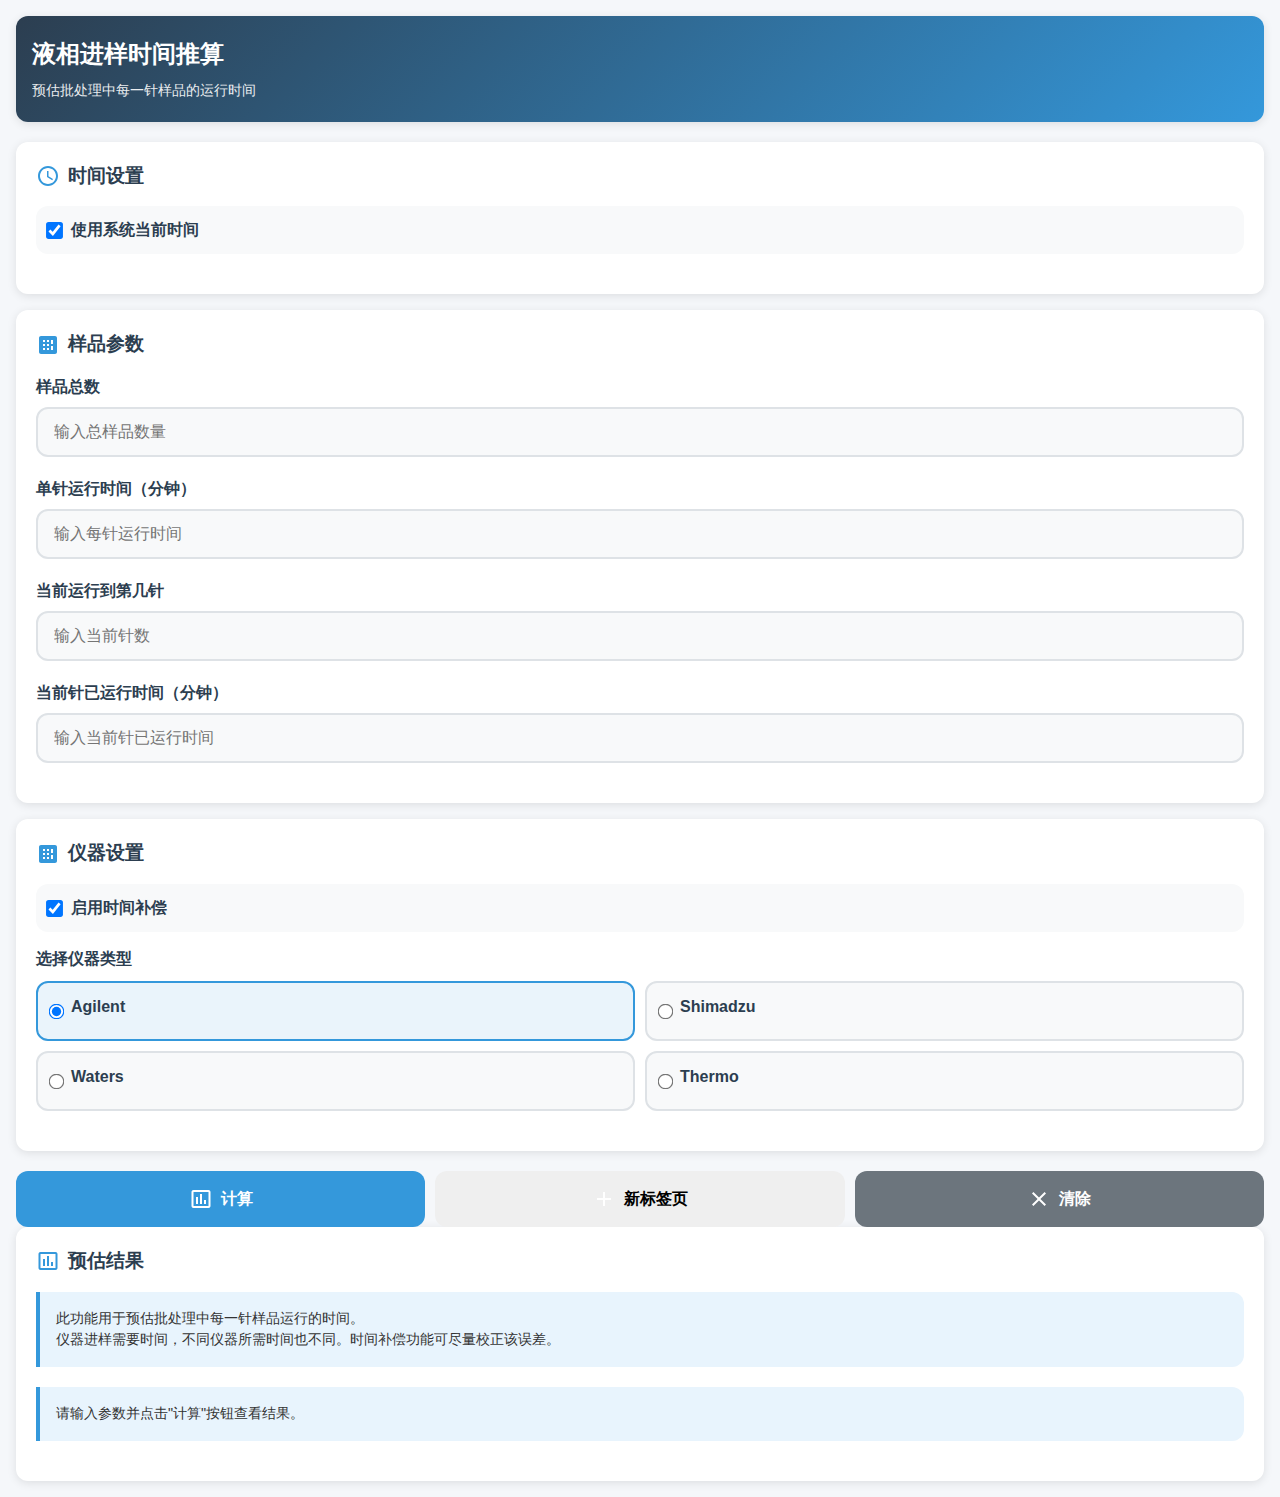
<file: views/injection-sequence.html>
<!DOCTYPE html>
<html lang="zh-cmn-Hans">

<head>
    <meta charset="UTF-8">
    <meta http-equiv="X-UA-Compatible" content="IE=edge">
    <meta name="viewport" content="width=device-width, initial-scale=1.0, maximum-scale=1.0, user-scalable=no">
    <title>液相进样时间推算</title>
    <style>
        :root {
            --primary: #3498db;
            --primary-dark: #2980b9;
            --secondary: #2c3e50;
            --light: #f8f9fa;
            --gray: #6c757d;
            --border: #dee2e6;
            --shadow: 0 2px 10px rgba(0, 0, 0, 0.1);
            --radius: 12px;
            --success: #28a745;
        }
        
        * {
            box-sizing: border-box;
            margin: 0;
            padding: 0;
            -webkit-tap-highlight-color: transparent;
        }
        
        body {
            font-family: -apple-system, BlinkMacSystemFont, 'Segoe UI', Roboto, Oxygen, Ubuntu, sans-serif;
            line-height: 1.5;
            color: #333;
            background-color: #f5f7fa;
            padding: 0;
            margin: 0;
            overflow-x: hidden;
        }
        
        .container {
            max-width: 100%;
            padding: 16px;
        }
        
        header {
            background: linear-gradient(135deg, var(--secondary), var(--primary));
            color: white;
            padding: 20px 16px;
            border-radius: var(--radius);
            margin-bottom: 20px;
            box-shadow: var(--shadow);
        }
        
        h1 {
            font-size: 1.5rem;
            margin-bottom: 8px;
        }
        
        .subtitle {
            font-size: 0.9rem;
            opacity: 0.9;
        }
        
        .card {
            background-color: white;
            border-radius: var(--radius);
            padding: 20px;
            margin-bottom: 16px;
            box-shadow: var(--shadow);
        }
        
        .card-title {
            font-size: 1.2rem;
            margin-bottom: 16px;
            color: var(--secondary);
            display: flex;
            align-items: center;
            gap: 8px;
        }
        
        .card-title i {
            color: var(--primary);
        }
        
        .form-group {
            margin-bottom: 20px;
        }
        
        label {
            display: block;
            margin-bottom: 8px;
            font-weight: 600;
            color: var(--secondary);
        }
        
        input[type="number"],
        input[type="date"],
        input[type="time"] {
            width: 100%;
            padding: 14px 16px;
            border: 2px solid var(--border);
            border-radius: var(--radius);
            font-size: 1rem;
            transition: all 0.3s;
            background-color: var(--light);
        }
        
        input[type="number"]:focus,
        input[type="date"]:focus,
        input[type="time"]:focus {
            border-color: var(--primary);
            box-shadow: 0 0 0 3px rgba(52, 152, 219, 0.2);
            outline: none;
        }
        
        .checkbox-group {
            display: flex;
            align-items: center;
            margin-bottom: 15px;
            padding: 12px;
            background-color: var(--light);
            border-radius: var(--radius);
        }
        
        .checkbox-group input {
            margin-right: 10px;
            transform: scale(1.3);
        }
        
        .checkbox-group label {
            margin-bottom: 0;
            flex: 1;
        }
        
        .radio-group {
            display: grid;
            grid-template-columns: 1fr 1fr;
            gap: 10px;
            margin-top: 10px;
        }
        
        .radio-item {
            display: flex;
            align-items: center;
            padding: 12px;
            border: 2px solid var(--border);
            border-radius: var(--radius);
            transition: all 0.3s;
            background-color: var(--light);
        }
        
        .radio-item:active {
            background-color: #e9ecef;
        }
        
        .radio-item.active {
            border-color: var(--primary);
            background-color: rgba(52, 152, 219, 0.1);
        }
        
        .radio-item input {
            margin-right: 8px;
            transform: scale(1.2);
        }
        
        .buttons {
            display: flex;
            gap: 10px;
            margin-top: 20px;
        }
        
        button {
            flex: 1;
            padding: 16px 20px;
            border: none;
            border-radius: var(--radius);
            font-weight: 600;
            font-size: 1rem;
            cursor: pointer;
            transition: all 0.3s;
            display: flex;
            align-items: center;
            justify-content: center;
            gap: 8px;
        }
        
        #ok {
            background-color: var(--primary);
            color: white;
        }
        
        #ok:active {
            background-color: var(--primary-dark);
            transform: translateY(2px);
        }
        
        #clear {
            background-color: var(--gray);
            color: white;
        }
        
        #clear:active {
            background-color: #5a6268;
            transform: translateY(2px);
        }
        
        .result-container {
            margin-top: 20px;
        }
        
        .info-box {
            background-color: #e8f4fd;
            border-left: 4px solid var(--primary);
            padding: 16px;
            margin-bottom: 20px;
            border-radius: 0 var(--radius) var(--radius) 0;
            font-size: 0.9rem;
        }
        
        table {
            width: 100%;
            border-collapse: collapse;
            margin-top: 15px;
            font-size: 0.85rem;
        }
        
        th, td {
            padding: 12px 10px;
            text-align: left;
            border-bottom: 1px solid var(--border);
        }
        
        th {
            background-color: #f8f9fa;
            font-weight: 600;
            color: var(--secondary);
            position: sticky;
            top: 0;
        }
        
        tr.highlight {
            background-color: #fff3cd;
        }
        
        .hidden {
            display: none;
        }
        
        .icon {
            display: inline-block;
            width: 24px;
            height: 24px;
            background-size: contain;
            background-repeat: no-repeat;
        }
        
        .icon-clock {
            background-image: url('data:image/svg+xml;utf8,<svg xmlns="http://www.w3.org/2000/svg" viewBox="0 0 24 24" fill="%233498db"><path d="M11.99 2C6.47 2 2 6.48 2 12s4.47 10 9.99 10C17.52 22 22 17.52 22 12S17.52 2 11.99 2zM12 20c-4.42 0-8-3.58-8-8s3.58-8 8-8 8 3.58 8 8-3.58 8-8 8zm.5-13H11v6l5.25 3.15.75-1.23-4.5-2.67z"/></svg>');
        }
        
        .icon-calc {
            background-image: url('data:image/svg+xml;utf8,<svg xmlns="http://www.w3.org/2000/svg" viewBox="0 0 24 24" fill="%233498db"><path d="M19 3H5c-1.1 0-2 .9-2 2v14c0 1.1.9 2 2 2h14c1.1 0 2-.9 2-2V5c0-1.1-.9-2-2-2zM9 17H7v-2h2v2zm0-4H7v-2h2v2zm0-4H7V7h2v2zm4 8h-2v-2h2v2zm0-4h-2v-2h2v2zm0-4h-2V7h2v2zm4 8h-2v-4h2v4zm0-6h-2V7h2v2z"/></svg>');
        }
        
        .icon-result {
            background-image: url('data:image/svg+xml;utf8,<svg xmlns="http://www.w3.org/2000/svg" viewBox="0 0 24 24" fill="%233498db"><path d="M9 17H7v-7h2v7zm4 0h-2V7h2v10zm4 0h-2v-4h2v4zm2.5 2.1h-15V5h15v14.1zm0-16.1h-15c-1.1 0-2 .9-2 2v14c0 1.1.9 2 2 2h15c1.1 0 2-.9 2-2V5c0-1.1-.9-2-2-2z"/></svg>');
        }
        
        .icon-new {
            background-image: url('data:image/svg+xml;utf8,<svg xmlns="http://www.w3.org/2000/svg" viewBox="0 0 24 24" fill="white"><path d="M19 13h-6v6h-2v-6H5v-2h6V5h2v6h6v2z"/></svg>');
        }
        
        .icon-clear {
            background-image: url('data:image/svg+xml;utf8,<svg xmlns="http://www.w3.org/2000/svg" viewBox="0 0 24 24" fill="white"><path d="M19 6.41L17.59 5 12 10.59 6.41 5 5 6.41 10.59 12 5 17.59 6.41 19 12 13.41 17.59 19 19 17.59 13.41 12z"/></svg>');
        }
        
        .icon-calc-btn {
            background-image: url('data:image/svg+xml;utf8,<svg xmlns="http://www.w3.org/2000/svg" viewBox="0 0 24 24" fill="white"><path d="M9 17H7v-7h2v7zm4 0h-2V7h2v10zm4 0h-2v-4h2v4zm2.5 2.1h-15V5h15v14.1zm0-16.1h-15c-1.1 0-2 .9-2 2v14c0 1.1.9 2 2 2h15c1.1 0 2-.9 2-2V5c0-1.1-.9-2-2-2z"/></svg>');
        }
        
        .loading {
            display: none;
            text-align: center;
            padding: 20px;
        }
        
        .spinner {
            border: 4px solid rgba(0, 0, 0, 0.1);
            border-left-color: var(--primary);
            border-radius: 50%;
            width: 40px;
            height: 40px;
            animation: spin 1s linear infinite;
            margin: 0 auto 10px;
        }
        
        @keyframes spin {
            to { transform: rotate(360deg); }
        }
        
        @media (max-width: 480px) {
            .radio-group {
                grid-template-columns: 1fr;
            }
            
            .card {
                padding: 16px;
            }
            
            header {
                padding: 16px;
            }
            
            h1 {
                font-size: 1.4rem;
            }
        }
        
        /* 表格容器添加水平滚动 */
        .table-container {
            overflow-x: auto;
            -webkit-overflow-scrolling: touch;
        }
        
        /* 自定义时间输入组样式 */
        .custom-time-group {
            display: flex;
            gap: 10px;
        }
        
        .custom-time-group > div {
            flex: 1;
        }
        
        /* 底部安全区域 */
        .safe-area {
            padding-bottom: env(safe-area-inset-bottom);
        }
    </style>
</head>

<body>
    <div class="container safe-area">
        <header>
            <h1>液相进样时间推算</h1>
            <p class="subtitle">预估批处理中每一针样品的运行时间</p>
        </header>
        
        <div class="card">
            <h2 class="card-title"><i class="icon icon-clock"></i> 时间设置</h2>
            
            <div class="form-group">
                <div class="checkbox-group">
                    <input type="checkbox" id="useSystemClock" checked>
                    <label for="useSystemClock">使用系统当前时间</label>
                </div>
                
                <div id="customTimeGroup" class="hidden">
                    <div class="custom-time-group">
                        <div>
                            <label for="nowDate">当前日期</label>
                            <input type="date" id="nowDate">
                        </div>
                        <div>
                            <label for="nowTime">当前时间</label>
                            <input type="time" id="nowTime">
                        </div>
                    </div>
                </div>
            </div>
        </div>
        
        <div class="card">
            <h2 class="card-title"><i class="icon icon-calc"></i> 样品参数</h2>
            
            <div class="form-group">
                <label for="allId">样品总数</label>
                <input type="number" id="allId" inputmode="decimal" autocomplete="off" placeholder="输入总样品数量">
            </div>
            
            <div class="form-group">
                <label for="time">单针运行时间（分钟）</label>
                <input type="number" id="time" inputmode="decimal" autocomplete="off" placeholder="输入每针运行时间">
            </div>
            
            <div class="form-group">
                <label for="nowId">当前运行到第几针</label>
                <input type="number" id="nowId" inputmode="decimal" autocomplete="off" placeholder="输入当前针数">
            </div>
            
            <div class="form-group">
                <label for="nowRunTime">当前针已运行时间（分钟）</label>
                <input type="number" id="nowRunTime" inputmode="decimal" autocomplete="off" placeholder="输入当前针已运行时间">
            </div>
        </div>
        
        <div class="card">
            <h2 class="card-title"><i class="icon icon-calc"></i> 仪器设置</h2>
            
            <div class="form-group">
                <div class="checkbox-group">
                    <input type="checkbox" id="offset" checked>
                    <label for="offset">启用时间补偿</label>
                </div>
                
                <div id="offsetGroup">
                    <label>选择仪器类型</label>
                    <div class="radio-group">
                        <div class="radio-item active" data-value="84">
                            <input type="radio" value="84" name="offset_type" id="agilent" checked>
                            <label for="agilent">Agilent</label>
                        </div>
                        <div class="radio-item" data-value="24">
                            <input type="radio" value="24" name="offset_type" id="shimadzu">
                            <label for="shimadzu">Shimadzu</label>
                        </div>
                        <div class="radio-item" data-value="30">
                            <input type="radio" value="30" name="offset_type" id="waters">
                            <label for="waters">Waters</label>
                        </div>
                        <div class="radio-item" data-value="30">
                            <input type="radio" value="30" name="offset_type" id="thermo">
                            <label for="thermo">Thermo</label>
                        </div>
                    </div>
                </div>
            </div>
        </div>
        
        <div class="buttons">
            <button id="ok">
                <i class="icon icon-calc-btn"></i> 计算
            </button>
            <button id="new_page">
                <i class="icon icon-new"></i> 新标签页
            </button>
            <button id="clear">
                <i class="icon icon-clear"></i> 清除
            </button>
        </div>
        
        <div class="card">
            <h2 class="card-title"><i class="icon icon-result"></i> 预估结果</h2>
            
            <div class="info-box">
                <p>此功能用于预估批处理中每一针样品运行的时间。</p>
                <p>仪器进样需要时间，不同仪器所需时间也不同。时间补偿功能可尽量校正该误差。</p>
            </div>
            
           <div class="loading" id="loading">
                <div class="spinner"></div>
                <p>计算中...</p>
            </div>
            
            <div id="output" class="result-container">
                <!-- 计算结果将在这里显示 -->
            </div>
        </div>
    </div>

    <script>
        document.addEventListener('DOMContentLoaded', function() {
            // 初始化变量
            let offset = true;
            let offsetSecond = 84; // 默认Agilent的84秒
            let useSystemClock = true;
            
            // 初始隐藏自定义时间输入
            document.getElementById('customTimeGroup').classList.add('hidden');
            
            // 使用系统时间的事件监听器
            document.getElementById('useSystemClock').addEventListener('change', function() {
                useSystemClock = this.checked;
                const customTimeGroup = document.getElementById('customTimeGroup');
                
                if (useSystemClock) {
                    customTimeGroup.classList.add('hidden');
                } else {
                    customTimeGroup.classList.remove('hidden');
                    // 设置默认值为当前时间
                    const now = new Date();
                    document.getElementById('nowDate').value = formatDate(now);
                    document.getElementById('nowTime').value = formatTime(now);
                }
            });
            
            // 时间补偿的事件监听器
            document.getElementById('offset').addEventListener('change', function() {
                offset = this.checked;
                const offsetGroup = document.getElementById('offsetGroup');
                
                if (offset) {
                    offsetGroup.style.display = 'block';
                    offsetSecond = document.querySelector('input[name="offset_type"]:checked').value;
                } else {
                    offsetGroup.style.display = 'none';
                    offsetSecond = 0;
                }
            });
            
            // 仪器类型的事件监听器
            const radioItems = document.querySelectorAll('.radio-item');
            radioItems.forEach(item => {
                item.addEventListener('click', function() {
                    // 移除所有active类
                    radioItems.forEach(ri => ri.classList.remove('active'));
                    // 添加active类到当前项
                    this.classList.add('active');
                    // 设置对应的radio为选中状态
                    const radio = this.querySelector('input[type="radio"]');
                    radio.checked = true;
                    offsetSecond = radio.value;
                });
            });
            
            // 计算按钮点击事件
            document.getElementById('ok').addEventListener('click', function() {
                // 显示加载动画
                const loading = document.getElementById('loading');
                const output = document.getElementById('output');
                loading.style.display = 'block';
                output.innerHTML = '';
                
                // 获取输入值
                let nowDate = document.getElementById('nowDate').value;
                let nowTime = document.getElementById('nowTime').value;
                const allId = parseInt(document.getElementById('allId').value) || 0;
                const nowId = parseInt(document.getElementById('nowId').value) || 0;
                const time = parseFloat(document.getElementById('time').value) || 0;
                const nowRunTime = parseFloat(document.getElementById('nowRunTime').value) || 0;
                
                // 输入验证
                if (!validateInputs(allId, nowId, time, nowRunTime)) {
                    loading.style.display = 'none';
                    return;
                }
                
                // 使用系统时间
                if (document.getElementById('useSystemClock').checked) {
                    const now = new Date();
                    nowDate = formatDate(now);
                    nowTime = formatTime(now);
                }
                
                // 模拟计算延迟
                setTimeout(() => {
                    // 生成数据
                    const data = genData(nowDate, nowTime, allId, nowId, time, nowRunTime, offsetSecond);
                    
                    // 未生成数据，不进行结果展示
                    if (data.length === 0) {
                        loading.style.display = 'none';
                        return;
                    }
                    
                    // 显示结果
                    output.innerHTML = createTable(data);
                    loading.style.display = 'none';
                    
                    // 滚动到结果区域
                    output.scrollIntoView({ behavior: 'smooth', block: 'start' });
                }, 800);
            });
            
            // 清除按钮点击事件
            document.getElementById('clear').addEventListener('click', function() {
                // 重置输入
                document.getElementById('nowDate').value = '';
                document.getElementById('nowTime').value = '';
                document.getElementById('allId').value = '';
                document.getElementById('nowId').value = '';
                document.getElementById('time').value = '';
                document.getElementById('nowRunTime').value = '';
                document.getElementById('output').innerHTML = '';
                
                // 重置到默认状态
                document.getElementById('useSystemClock').checked = true;
                document.getElementById('offset').checked = true;
                document.querySelector('#agilent').checked = true;
                
                // 更新UI状态
                radioItems.forEach(item => item.classList.remove('active'));
                document.querySelector('.radio-item[data-value="84"]').classList.add('active');
                
                document.getElementById('customTimeGroup').classList.add('hidden');
                
                // 显示提示信息
                const infoBox = document.createElement('div');
                infoBox.className = 'info-box';
                infoBox.innerHTML = '<p>请输入参数并点击"计算"按钮查看结果。</p>';
                document.getElementById('output').appendChild(infoBox);
            });
            
            // 新开标签页按钮点击事件
            document.getElementById('new_page').addEventListener('click', function() {
                window.open(window.location.href, '_blank');
            });
            
            // 初始显示提示信息
            const infoBox = document.createElement('div');
            infoBox.className = 'info-box';
            infoBox.innerHTML = '<p>请输入参数并点击"计算"按钮查看结果。</p>';
            document.getElementById('output').appendChild(infoBox);
            
            // 日期和时间格式化辅助函数
            function formatDate(date) {
                const year = date.getFullYear();
                const month = String(date.getMonth() + 1).padStart(2, '0');
                const day = String(date.getDate()).padStart(2, '0');
                return `${year}-${month}-${day}`;
            }
            
            function formatTime(date) {
                const hours = String(date.getHours()).padStart(2, '0');
                const minutes = String(date.getMinutes()).padStart(2, '0');
                return `${hours}:${minutes}`;
            }
            
            /**
             * 验证输入数据
             */
            function validateInputs(allId, nowId, time, nowRunTime) {
                if (!allId || allId <= 0) {
                    alert("请输入有效的样品总数");
                    return false;
                }
                
                if (!nowId || nowId <= 0 || nowId > allId) {
                    alert("请输入有效的当前针数，应在1到样品总数之间");
                    return false;
                }
                
                if (!time || time <= 0) {
                    alert("请输入有效的运行时间");
                    return false;
                }
                
                if (!nowRunTime || nowRunTime < 0 || nowRunTime > time) {
                    alert("请输入有效的当前运行时间，应在0到运行时间之间");
                    return false;
                }
                
                return true;
            }
            
            /**
             * 生成数据
             */
            function genData(nowDate, nowTime, allId, nowId, time, nowRunTime, offsetSecond) {
                const array = new Array(allId);
                // 创建当前时间对象
                const now = new Date(`${nowDate}T${nowTime}`);
                
                // 将当前这针的开始时间先设置好
                array[nowId - 1] = new Date(now.getTime() - nowRunTime * 60000);
                
                // 计算当前这针前面的时间
                for (let index = nowId - 2; index >= 0; index--) {
                    array[index] = new Date(array[index + 1].getTime() - (time * 60000 + offsetSecond * 1000));
                }
                
                // 计算当前这针后面的时间
                for (let index = nowId; index < allId; index++) {
                    array[index] = new Date(array[index - 1].getTime() + (time * 60000 + offsetSecond * 1000));
                }
                
                return array;
            }
            
            /**
             * 创建表格元素并将数据填入其中
             */
            function createTable(data) {
                const nowId = parseInt(document.getElementById('nowId').value) || 0;
                
                const container = document.createElement('div');
                container.className = 'table-container';
                
                const table = document.createElement('table');
                
                // 创建表头
                const headerRow = document.createElement('tr');
                const headers = ['序号', '开始时间', '结束时间'];
                
                headers.forEach(text => {
                    const th = document.createElement('th');
                    th.textContent = text;
                    headerRow.appendChild(th);
                });
                
                table.appendChild(headerRow);
                
                // 填充数据
                data.forEach((date, index) => {
                    const tr = document.createElement('tr');
                    
                    // 序号
                    const tdId = document.createElement('td');
                    tdId.textContent = index + 1;
                    tr.appendChild(tdId);
                    
                    // 开始时间
                    const tdStart = document.createElement('td');
                    tdStart.textContent = formatDateTime(date);
                    tr.appendChild(tdStart);
                    
                    // 结束时间
                    const tdEnd = document.createElement('td');
                    const endTime = new Date(date.getTime() + (parseFloat(document.getElementById('time').value) || 0) * 60000);
                    tdEnd.textContent = formatDateTime(endTime);
                    tr.appendChild(tdEnd);
                    
                    // 高亮当前行
                    if (index + 1 === nowId) {
                        tr.classList.add('highlight');
                    }
                    
                    table.appendChild(tr);
                });
                
                container.appendChild(table);
                return container.outerHTML;
            }
            
            /**
             * 格式化日期时间为字符串
             */
            function formatDateTime(date) {
                const year = date.getFullYear();
                const month = String(date.getMonth() + 1).padStart(2, '0');
                const day = String(date.getDate()).padStart(2, '0');
                const hours = String(date.getHours()).padStart(2, '0');
                const minutes = String(date.getMinutes()).padStart(2, '0');
                
                return `${year}-${month}-${day} ${hours}:${minutes}`;
            }
        });
    </script>
</body>

</html>
</file>
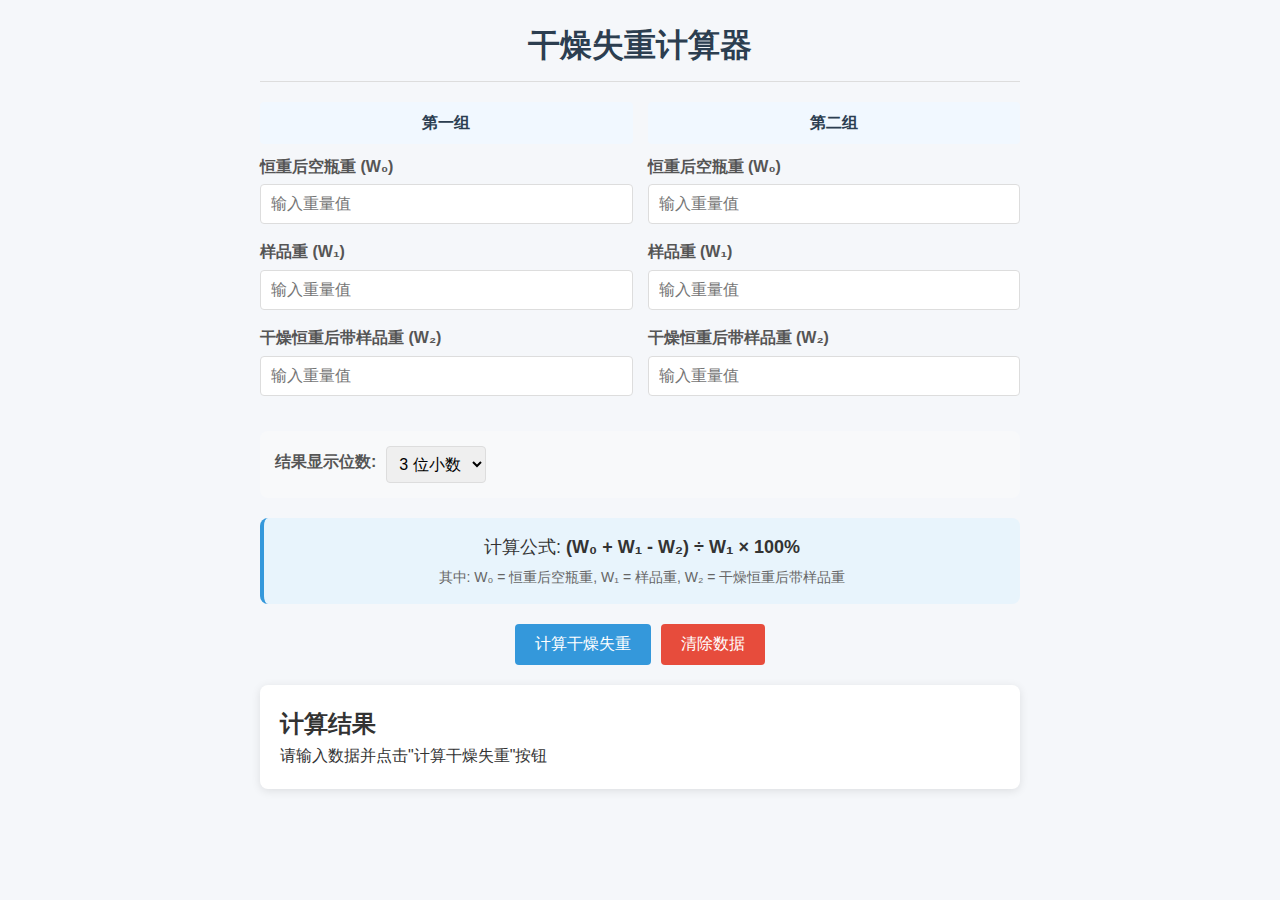
<file: views/lod.html>
<!DOCTYPE html>
<html lang="zh-cmn-Hans">
<head>
    <meta charset="UTF-8">
    <meta name="viewport" content="width=device-width, initial-scale=1.0">
    <title>干燥失重计算器</title>
    <style>
        * {
            box-sizing: border-box;
            margin: 0;
            padding: 0;
            font-family: 'Segoe UI', Tahoma, Geneva, Verdana, sans-serif;
        }
        
        body {
            background-color: #f5f7fa;
            color: #333;
            line-height: 1.6;
            padding: 20px;
            max-width: 800px;
            margin: 0 auto;
        }
        
        h1 {
            text-align: center;
            color: #2c3e50;
            margin-bottom: 20px;
            padding-bottom: 10px;
            border-bottom: 1px solid #ddd;
        }
        
        .container {
            display: grid;
            grid-template-columns: 1fr 1fr;
            gap: 15px;
            margin-bottom: 20px;
        }
        
        .group-title {
            text-align: center;
            font-weight: bold;
            color: #2c3e50;
            margin-bottom: 10px;
            padding: 8px;
            background-color: #f1f8ff;
            border-radius: 4px;
        }
        
        .input-group {
            margin-bottom: 15px;
        }
        
        label {
            display: block;
            margin-bottom: 5px;
            font-weight: 600;
            color: #555;
        }
        
        input {
            width: 100%;
            padding: 10px;
            border: 1px solid #ddd;
            border-radius: 4px;
            font-size: 16px;
        }
        
        input:focus {
            border-color: #3498db;
            outline: none;
            box-shadow: 0 0 5px rgba(52, 152, 219, 0.3);
        }
        
        .settings {
            display: flex;
            justify-content: space-between;
            margin-bottom: 20px;
            padding: 15px;
            background-color: #f8f9fa;
            border-radius: 8px;
        }
        
        .decimal-setting {
            display: flex;
            align-items: center;
            gap: 10px;
        }
        
        select {
            padding: 8px;
            border: 1px solid #ddd;
            border-radius: 4px;
            font-size: 16px;
        }
        
        .formula {
            text-align: center;
            font-size: 18px;
            margin: 20px 0;
            padding: 15px;
            background-color: #e8f4fc;
            border-radius: 8px;
            border-left: 4px solid #3498db;
        }
        
        .buttons {
            display: flex;
            justify-content: center;
            gap: 10px;
            margin-bottom: 20px;
        }
        
        button {
            padding: 10px 20px;
            background-color: #3498db;
            color: white;
            border: none;
            border-radius: 4px;
            cursor: pointer;
            font-size: 16px;
            transition: background-color 0.3s;
        }
        
        button:hover {
            background-color: #2980b9;
        }
        
        #clear {
            background-color: #e74c3c;
        }
        
        #clear:hover {
            background-color: #c0392b;
        }
        
        .results {
            background-color: white;
            border-radius: 8px;
            padding: 20px;
            box-shadow: 0 2px 10px rgba(0, 0, 0, 0.1);
        }
        
        .result-item {
            display: flex;
            justify-content: space-between;
            padding: 12px;
            background-color: #f8f9fa;
            border-radius: 6px;
            margin-bottom: 10px;
            border: 1px solid #eaeaea;
        }
        
        .result-label {
            font-weight: 600;
            color: #555;
        }
        
        .result-value {
            font-weight: bold;
            color: #2c3e50;
        }
        
        .average {
            background-color: #e1f5e1 !important;
            font-weight: bold;
        }
        
        @media (max-width: 600px) {
            .container {
                grid-template-columns: 1fr;
            }
            
            .buttons {
                flex-direction: column;
            }
        }
    </style>
</head>
<body>
    <h1>干燥失重计算器</h1>
    
    <div class="container">
        <div>
            <div class="group-title">第一组</div>
            
            <div class="input-group">
                <label for="m0l">恒重后空瓶重 (W₀)</label>
                <input type="number" id="m0l" placeholder="输入重量值">
            </div>
            
            <div class="input-group">
                <label for="m1l">样品重 (W₁)</label>
                <input type="number" id="m1l" placeholder="输入重量值">
            </div>
            
            <div class="input-group">
                <label for="m3l">干燥恒重后带样品重 (W₂)</label>
                <input type="number" id="m3l" placeholder="输入重量值">
            </div>
        </div>
        
        <div>
            <div class="group-title">第二组</div>
            
            <div class="input-group">
                <label for="m0r">恒重后空瓶重 (W₀)</label>
                <input type="number" id="m0r" placeholder="输入重量值">
            </div>
            
            <div class="input-group">
                <label for="m1r">样品重 (W₁)</label>
                <input type="number" id="m1r" placeholder="输入重量值">
            </div>
            
            <div class="input-group">
                <label for="m3r">干燥恒重后带样品重 (W₂)</label>
                <input type="number" id="m3r" placeholder="输入重量值">
            </div>
        </div>
    </div>
    
    <div class="settings">
        <div class="decimal-setting">
            <label for="decimalPlaces">结果显示位数:</label>
            <select id="decimalPlaces">
                <option value="2">2 位小数</option>
                <option value="3" selected>3 位小数</option>
                <option value="4">4 位小数</option>
                <option value="5">5 位小数</option>
            </select>
        </div>
    </div>
    
    <div class="formula">
        计算公式: <strong>(W₀ + W₁ - W₂) ÷ W₁ × 100%</strong>
        <div style="font-size: 14px; margin-top: 5px; color: #666;">
            其中: W₀ = 恒重后空瓶重, W₁ = 样品重, W₂ = 干燥恒重后带样品重
        </div>
    </div>
    
    <div class="buttons">
        <button id="ok">计算干燥失重</button>
        <button id="clear">清除数据</button>
    </div>
    
    <div class="results">
        <h2>计算结果</h2>
        <div id="results"></div>
    </div>

    <script>
        document.addEventListener('DOMContentLoaded', function() {
            const calculateBtn = document.getElementById('ok');
            const clearBtn = document.getElementById('clear');
            const resultsDiv = document.getElementById('results');
            
            // 计算干燥失重
            function calculateLOD(W0, W1, W2) {
                if (!W0 || !W1 || !W2) return null;
                
                // 转换为数字
                W0 = parseFloat(W0);
                W1 = parseFloat(W1);
                W2 = parseFloat(W2);
                
                // 计算干燥失重百分比
                // 公式: (W0 + W1 - W2) / W1 * 100
                const numerator = W0 + W1 - W2;
                const result = (numerator / W1) * 100;
                
                return result;
            }
            
            // 格式化数字到指定小数位数
            function formatNumber(value, decimalPlaces) {
                if (value === null || isNaN(value)) return '-';
                return value.toFixed(decimalPlaces);
            }
            
            // 显示计算结果
            function displayResults(lod1, lod2) {
                const decimalPlaces = parseInt(document.getElementById('decimalPlaces').value);
                
                let resultsHTML = '';
                
                if (lod1 && lod2) {
                    const average = (lod1 + lod2) / 2;
                    
                    resultsHTML = `
                        <div class="result-item">
                            <span class="result-label">第一组结果:</span>
                            <span class="result-value">${formatNumber(lod1, decimalPlaces)}%</span>
                        </div>
                        <div class="result-item">
                            <span class="result-label">第二组结果:</span>
                            <span class="result-value">${formatNumber(lod2, decimalPlaces)}%</span>
                        </div>
                        <div class="result-item average">
                            <span class="result-label">平均值:</span>
                            <span class="result-value">${formatNumber(average, decimalPlaces)}%</span>
                        </div>
                    `;
                } else if (lod1) {
                    resultsHTML = `
                        <div class="result-item">
                            <span class="result-label">第一组结果:</span>
                            <span class="result-value">${formatNumber(lod1, decimalPlaces)}%</span>
                        </div>
                    `;
                } else if (lod2) {
                    resultsHTML = `
                        <div class="result-item">
                            <span class="result-label">第二组结果:</span>
                            <span class="result-value">${formatNumber(lod2, decimalPlaces)}%</span>
                        </div>
                    `;
                } else {
                    resultsHTML = '<p>请输入完整的数据进行计算</p>';
                }
                
                resultsDiv.innerHTML = resultsHTML;
            }
            
            // 计算按钮点击事件
            calculateBtn.addEventListener('click', function() {
                // 获取输入值
                const m0l = document.getElementById('m0l').value;
                const m1l = document.getElementById('m1l').value;
                const m3l = document.getElementById('m3l').value;
                const m0r = document.getElementById('m0r').value;
                const m1r = document.getElementById('m1r').value;
                const m3r = document.getElementById('m3r').value;
                
                // 计算干燥失重
                const lod1 = calculateLOD(m0l, m1l, m3l);
                const lod2 = calculateLOD(m0r, m1r, m3r);
                
                 // 显示结果
                displayResults(lod1, lod2);
            });
            
            // 清除按钮点击事件
            clearBtn.addEventListener('click', function() {
                if (confirm("确定要清除所有数据吗？")) {
                    // 清空所有输入框
                    document.querySelectorAll('input[type="number"]').forEach(input => {
                        input.value = '';
                    });
                    
                    // 清空结果显示
                    resultsDiv.innerHTML = '<p>请输入数据并点击"计算干燥失重"按钮</p>';
                }
            });
            
            // 初始显示
            resultsDiv.innerHTML = '<p>请输入数据并点击"计算干燥失重"按钮</p>';
        });
    </script>
</body>
</html>
</file>
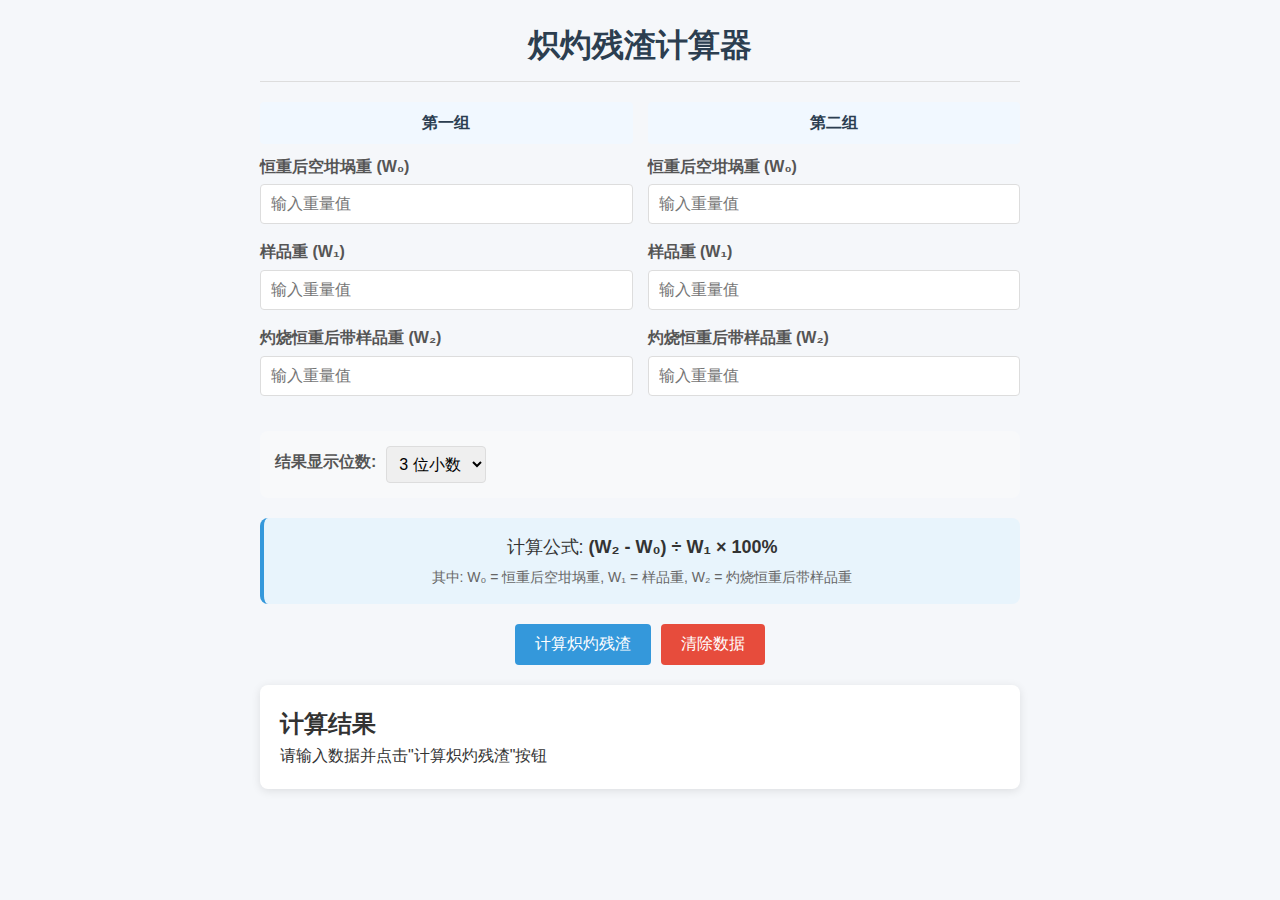
<file: views/roi.html>
<!DOCTYPE html>
<html lang="zh-cmn-Hans">
<head>
    <meta charset="UTF-8">
    <meta name="viewport" content="width=device-width, initial-scale=1.0">
    <title>炽灼残渣计算器</title>
    <style>
        * {
            box-sizing: border-box;
            margin: 0;
            padding: 0;
            font-family: 'Segoe UI', Tahoma, Geneva, Verdana, sans-serif;
        }
        
        body {
            background-color: #f5f7fa;
            color: #333;
            line-height: 1.6;
            padding: 20px;
            max-width: 800px;
            margin: 0 auto;
        }
        
        h1 {
            text-align: center;
            color: #2c3e50;
            margin-bottom: 20px;
            padding-bottom: 10px;
            border-bottom: 1px solid #ddd;
        }
        
        .container {
            display: grid;
            grid-template-columns: 1fr 1fr;
            gap: 15px;
            margin-bottom: 20px;
        }
        
        .group-title {
            text-align: center;
            font-weight: bold;
            color: #2c3e50;
            margin-bottom: 10px;
            padding: 8px;
            background-color: #f1f8ff;
            border-radius: 4px;
        }
        
        .input-group {
            margin-bottom: 15px;
        }
        
        label {
            display: block;
            margin-bottom: 5px;
            font-weight: 600;
            color: #555;
        }
        
        input {
            width: 100%;
            padding: 10px;
            border: 1px solid #ddd;
            border-radius: 4px;
            font-size: 16px;
        }
        
        input:focus {
            border-color: #3498db;
            outline: none;
            box-shadow: 0 0 5px rgba(52, 152, 219, 0.3);
        }
        
        .settings {
            display: flex;
            justify-content: space-between;
            margin-bottom: 20px;
            padding: 15px;
            background-color: #f8f9fa;
            border-radius: 8px;
        }
        
        .decimal-setting {
            display: flex;
            align-items: center;
            gap: 10px;
        }
        
        select {
            padding: 8px;
            border: 1px solid #ddd;
            border-radius: 4px;
            font-size: 16px;
        }
        
        .formula {
            text-align: center;
            font-size: 18px;
            margin: 20px 0;
            padding: 15px;
            background-color: #e8f4fc;
            border-radius: 8px;
            border-left: 4px solid #3498db;
        }
        
        .buttons {
            display: flex;
            justify-content: center;
            gap: 10px;
            margin-bottom: 20px;
        }
        
        button {
            padding: 10px 20px;
            background-color: #3498db;
            color: white;
            border: none;
            border-radius: 4px;
            cursor: pointer;
            font-size: 16px;
            transition: background-color 0.3s;
        }
        
        button:hover {
            background-color: #2980b9;
        }
        
        #clear {
            background-color: #e74c3c;
        }
        
        #clear:hover {
            background-color: #c0392b;
        }
        
        .results {
            background-color: white;
            border-radius: 8px;
            padding: 20px;
            box-shadow: 0 2px 10px rgba(0, 0, 0, 0.1);
        }
        
        .result-item {
            display: flex;
            justify-content: space-between;
            padding: 12px;
            background-color: #f8f9fa;
            border-radius: 6px;
            margin-bottom: 10px;
            border: 1px solid #eaeaea;
        }
        
        .result-label {
            font-weight: 600;
            color: #555;
        }
        
        .result-value {
            font-weight: bold;
            color: #2c3e50;
        }
        
        .average {
            background-color: #e1f5e1 !important;
            font-weight: bold;
        }
        
        .process-steps {
            margin-top: 20px;
            padding: 15px;
            background-color: #f8f9fa;
            border-radius: 8px;
            font-size: 14px;
            line-height: 1.5;
        }
        
        .process-steps h3 {
            color: #2c3e50;
            margin-bottom: 10px;
        }
        
        @media (max-width: 600px) {
            .container {
                grid-template-columns: 1fr;
            }
            
            .buttons {
                flex-direction: column;
            }
        }
    </style>
</head>
<body>
    <h1>炽灼残渣计算器</h1>
    
    <div class="container">
        <div>
            <div class="group-title">第一组</div>
            
            <div class="input-group">
                <label for="m0l">恒重后空坩埚重 (W₀)</label>
                <input type="number" id="m0l" placeholder="输入重量值">
            </div>
            
            <div class="input-group">
                <label for="m1l">样品重 (W₁)</label>
                <input type="number" id="m1l" placeholder="输入重量值">
            </div>
            
            <div class="input-group">
                <label for="m3l">灼烧恒重后带样品重 (W₂)</label>
                <input type="number" id="m3l" placeholder="输入重量值">
            </div>
        </div>
        
        <div>
            <div class="group-title">第二组</div>
            
            <div class="input-group">
                <label for="m0r">恒重后空坩埚重 (W₀)</label>
                <input type="number" id="m0r" placeholder="输入重量值">
            </div>
            
            <div class="input-group">
                <label for="m1r">样品重 (W₁)</label>
                <input type="number" id="m1r" placeholder="输入重量值">
            </div>
            
            <div class="input-group">
                <label for="m3r">灼烧恒重后带样品重 (W₂)</label>
                <input type="number" id="m3r" placeholder="输入重量值">
            </div>
        </div>
    </div>
    
    <div class="settings">
        <div class="decimal-setting">
            <label for="decimalPlaces">结果显示位数:</label>
            <select id="decimalPlaces">
                <option value="2">2 位小数</option>
                <option value="3" selected>3 位小数</option>
                <option value="4">4 位小数</option>
                <option value="5">5 位小数</option>
            </select>
        </div>
    </div>
    
    <div class="formula">
        计算公式: <strong>(W₂ - W₀) ÷ W₁ × 100%</strong>
        <div style="font-size: 14px; margin-top: 5px; color: #666;">
            其中: W₀ = 恒重后空坩埚重, W₁ = 样品重, W₂ = 灼烧恒重后带样品重
        </div>
    </div>
    
    <div class="buttons">  
        <button id="ok">计算炽灼残渣</button>
        <button id="clear">清除数据</button>
    </div>
    
    <div class="results">
        <h2>计算结果</h2>
        <div id="results"></div>
    </div>

    <script>
        document.addEventListener('DOMContentLoaded', function() {
            const calculateBtn = document.getElementById('ok');
            const clearBtn = document.getElementById('clear');
            const resultsDiv = document.getElementById('results');
            
            // 计算炽灼残渣
            function calculateROI(W0, W1, W2) {
                if (!W0 || !W1 || !W2) return null;
                
                // 转换为数字
                W0 = parseFloat(W0);
                W1 = parseFloat(W1);
                W2 = parseFloat(W2);
                
                // 计算炽灼残渣百分比
                // 公式: (W2 - W0) / W1 * 100
                const numerator = W2 - W0;
                const result = (numerator / W1) * 100;
                
                return result;
            }
            
            // 格式化数字到指定小数位数
            function formatNumber(value, decimalPlaces) {
                if (value === null || isNaN(value)) return '-';
                return value.toFixed(decimalPlaces);
            }
            
            // 显示计算结果
            function displayResults(roi1, roi2) {
                const decimalPlaces = parseInt(document.getElementById('decimalPlaces').value);
                
                let resultsHTML = '';
                
                if (roi1 && roi2) {
                    const average = (roi1 + roi2) / 2;
                    
                    resultsHTML = `
                        <div class="result-item">
                            <span class="result-label">第一组炽灼残渣:</span>
                            <span class="result-value">${formatNumber(roi1, decimalPlaces)}%</span>
                        </div>
                        <div class="result-item">
                            <span class="result-label">第二组炽灼残渣:</span>
                            <span class="result-value">${formatNumber(roi2, decimalPlaces)}%</span>
                        </div>
                        <div class="result-item average">
                            <span class="result-label">平均值:</span>
                            <span class="result-value">${formatNumber(average, decimalPlaces)}%</span>
                        </div>
                    `;
                } else if (roi1) {
                    resultsHTML = `
                        <div class="result-item">
                            <span class="result-label">第一组炽灼残渣:</span>
                            <span class="result-value">${formatNumber(roi1, decimalPlaces)}%</span>
                        </div>
                    `;
                } else if (roi2) {
                    resultsHTML = `
                        <div class="result-item">
                            <span class="result-label">第二组炽灼残渣:</span>
                            <span class="result-value">${formatNumber(roi2, decimalPlaces)}%</span>
                        </div>
                    `;
                } else {
                    resultsHTML = '<p>请输入完整的数据进行计算</p>';
                }
                
                resultsDiv.innerHTML = resultsHTML;
            }
            
            // 计算按钮点击事件
            calculateBtn.addEventListener('click', function() {
                // 获取输入值
                const m0l = document.getElementById('m0l').value;
                const m1l = document.getElementById('m1l').value;
                const m3l = document.getElementById('m3l').value;
                const m0r = document.getElementById('m0r').value;
                const m1r = document.getElementById('m1r').value;
                const m3r = document.getElementById('m3r').value;
                
                // 计算炽灼残渣
                const roi1 = calculateROI(m0l, m1l, m3l);
                const roi2 = calculateROI(m0r, m1r, m3r);
                
                // 显示结果
                displayResults(roi1, roi2);
            });
            
            // 清除按钮点击事件
            clearBtn.addEventListener('click', function() {
                if (confirm("确定要清除所有数据吗？")) {
                    // 清空所有输入框
                    document.querySelectorAll('input[type="number"]').forEach(input => {
                        input.value = '';
                    });
                    
                    // 清空结果显示
                    resultsDiv.innerHTML = '<p>请输入数据并点击"计算炽灼残渣"按钮</p>';
                }
            });
            
            // 初始显示
            resultsDiv.innerHTML = '<p>请输入数据并点击"计算炽灼残渣"按钮</p>';
        });
    </script>
</body>
</html>
</file>
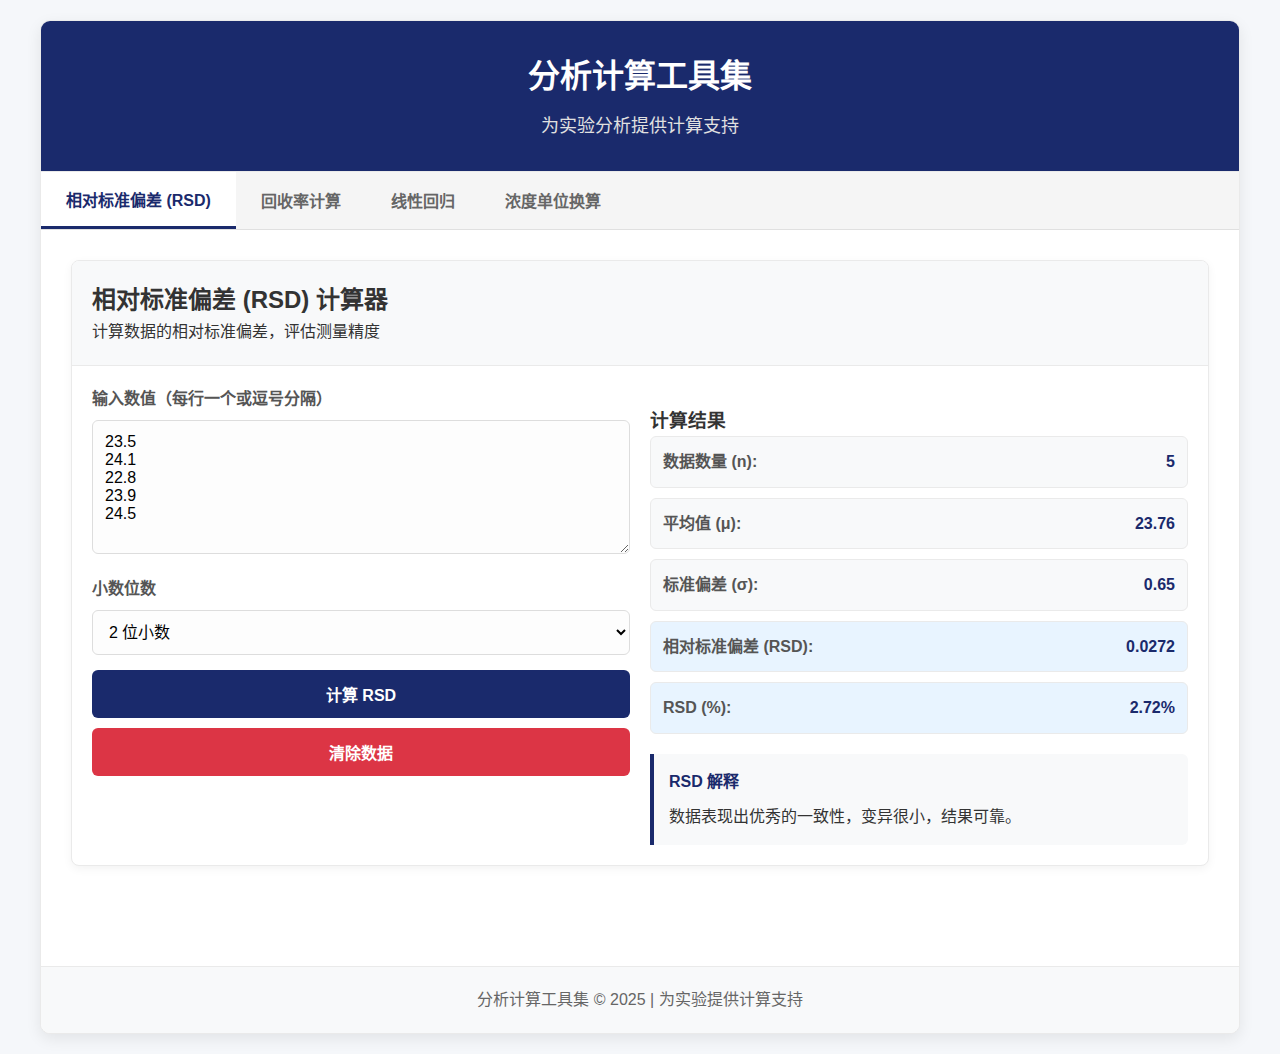
<file: views/rsd.html>
<!DOCTYPE html>
<html lang="zh-CN">
<head>
    <meta charset="UTF-8">
    <meta name="viewport" content="width=device-width, initial-scale=1.0">
    <title>分析计算工具集</title>
    <style>
        * {
            margin: 0;
            padding: 0;
            box-sizing: border-box;
            font-family: 'Segoe UI', Tahoma, Geneva, Verdana, sans-serif;
        }
        
        body {
            background-color: #f5f7fa;
            color: #333;
            line-height: 1.6;
            min-height: 100vh;
            padding: 20px;
        }
        
        .container {
            max-width: 1200px;
            margin: 0 auto;
            background: white;
            border-radius: 10px;
            box-shadow: 0 5px 15px rgba(0, 0, 0, 0.08);
            overflow: hidden;
            border: 1px solid #eaeaea;
        }
        
        .header {
            background: #1a2a6c;
            color: white;
            padding: 30px 20px;
            text-align: center;
            border-bottom: 1px solid #eaeaea;
        }
        
        .header h1 {
            font-size: 32px;
            margin-bottom: 10px;
        }
        
        .header p {
            color: #e0e0e0;
            font-size: 18px;
            max-width: 800px;
            margin: 0 auto;
        }
        
        .tabs {
            display: flex;
            background: #f5f5f5;
            border-bottom: 1px solid #e0e0e0;
            overflow-x: auto;
        }
        
        .tab {
            padding: 15px 25px;
            background: none;
            border: none;
            cursor: pointer;
            font-size: 16px;
            font-weight: 600;
            color: #666;
            transition: all 0.3s ease;
            white-space: nowrap;
        }
        
        .tab.active {
            color: #1a2a6c;
            background: white;
            border-bottom: 3px solid #1a2a6c;
        }
        
        .tab:hover {
            background: rgba(26, 42, 108, 0.1);
        }
        
        .tab-content {
            display: none;
            padding: 30px;
        }
        
        .tab-content.active {
            display: block;
        }
        
        .calculator {
            background: white;
            border-radius: 8px;
            box-shadow: 0 3px 10px rgba(0, 0, 0, 0.05);
            overflow: hidden;
            margin-bottom: 30px;
            border: 1px solid #eaeaea;
        }
        
        .calculator-header {
            background: #f8f9fa;
            color: #333;
            padding: 20px;
            border-bottom: 1px solid #eaeaea;
        }
        
        .calculator-content {
            padding: 20px;
            display: grid;
            grid-template-columns: 1fr 1fr;
            gap: 20px;
        }
        
        .input-group {
            margin-bottom: 15px;
        }
        
        .input-group label {
            display: block;
            margin-bottom: 8px;
            font-weight: 600;
            color: #555;
        }
        
        .input-group input, 
        .input-group select, 
        .input-group textarea {
            width: 100%;
            padding: 12px;
            border: 1px solid #ddd;
            border-radius: 6px;
            font-size: 16px;
            transition: border-color 0.3s;
            background: #fdfdfd;
        }
        
        .input-group input:focus, 
        .input-group select:focus, 
        .input-group textarea:focus {
            border-color: #1a2a6c;
            outline: none;
            background: white;
        }
        
        .btn {
            display: inline-block;
            padding: 12px 24px;
            background: #1a2a6c;
            color: white;
            border: none;
            border-radius: 6px;
            font-size: 16px;
            font-weight: 600;
            cursor: pointer;
            transition: all 0.3s ease;
            width: 100%;
        }
        
        .btn:hover {
            background: #2c3e50;
            transform: translateY(-2px);
            box-shadow: 0 3px 8px rgba(0, 0, 0, 0.1);
        }
        
        .btn-clear {
            background: #dc3545;
        }
        
        .btn-clear:hover {
            background: #c82333;
        }
        
        .results {
            margin-top: 20px;
        }
        
        .result-item {
            display: flex;
            justify-content: space-between;
            padding: 12px;
            background: #f8f9fa;
            border-radius: 6px;
            margin-bottom: 10px;
            border: 1px solid #eaeaea;
        }
        
        .result-label {
            font-weight: 600;
            color: #555;
        }
        
        .result-value {
            font-weight: bold;
            color: #1a2a6c;
        }
        
        .interpretation {
            margin-top: 20px;
            padding: 15px;
            background: #f8f9fa;
            border-left: 4px solid #1a2a6c;
            border-radius: 0 6px 6px 0;
        }
        
        .interpretation h4 {
            color: #1a2a6c;
            margin-bottom: 10px;
        }
        
        .footer {
            text-align: center;
            padding: 20px;
            background: #f8f9fa;
            color: #666;
            margin-top: 40px;
            border-top: 1px solid #eaeaea;
        }
        
        @media (max-width: 768px) {
            .calculator-content {
                grid-template-columns: 1fr;
            }
            
            .tabs {
                flex-wrap: wrap;
            }
            
            .tab {
                flex: 1;
                min-width: 120px;
                text-align: center;
            }
        }
        
        .formula {
            text-align: center;
            font-size: 18px;
            margin: 20px 0;
            padding: 15px;
            background: #e8f4fc;
            border-radius: 8px;
        }
        
        .data-group {
            margin-bottom: 20px;
        }
        
        .data-group h3 {
            margin-bottom: 10px;
            color: #1a2a6c;
            border-bottom: 1px solid #eee;
            padding-bottom: 5px;
        }
    </style>
</head>
<body>
    <div class="container">
        <div class="header">
            <h1>分析计算工具集</h1>
            <p>为实验分析提供计算支持</p>
        </div>
        
        <div class="tabs">
            <button class="tab active" data-tab="rsd">相对标准偏差 (RSD)</button>
            <button class="tab" data-tab="recovery">回收率计算</button>
            <button class="tab" data-tab="calibration">线性回归</button>
            <button class="tab" data-tab="conversion">浓度单位换算</button>
        </div>
        
        <!-- 相对标准偏差 (RSD) -->
        <div class="tab-content active" id="rsd">
            <div class="calculator">
                <div class="calculator-header">
                    <h2>相对标准偏差 (RSD) 计算器</h2>
                    <p>计算数据的相对标准偏差，评估测量精度</p>
                </div>
                <div class="calculator-content">
                    <div>
                        <div class="input-group">
                            <label for="dataInput">输入数值（每行一个或逗号分隔）</label>
                            <textarea id="dataInput" rows="6" placeholder="例如：
23.5
24.1
22.8
23.9
24.5
或
23.5, 24.1, 22.8, 23.9, 24.5"></textarea>
                        </div>
                        
                        <div class="input-group">
                            <label for="decimalPlaces">小数位数</label>
                            <select id="decimalPlaces">
                                <option value="2">2 位小数</option>
                                <option value="3">3 位小数</option>
                                <option value="4">4 位小数</option>
                                <option value="5">5 位小数</option>
                            </select>
                        </div>
                        
                        <button id="calculateRsdBtn" class="btn">计算 RSD</button>
                        <button id="clearRsdBtn" class="btn btn-clear" style="margin-top: 10px;">清除数据</button>
                    </div>
                    
                    <div>
                        <div class="results">
                            <h3>计算结果</h3>
                            <div class="result-item">
                                <span class="result-label">数据数量 (n):</span>
                                <span class="result-value" id="dataCount">-</span>
                            </div>
                            <div class="result-item">
                                <span class="result-label">平均值 (μ):</span>
                                <span class="result-value" id="meanValue">-</span>
                            </div>
                            <div class="result-item">
                                <span class="result-label">标准偏差 (σ):</span>
                                <span class="result-value" id="stdDevValue">-</span>
                            </div>
                            <div class="result-item" style="background: #e8f4ff;">
                                <span class="result-label">相对标准偏差 (RSD):</span>
                                <span class="result-value" id="rsdValue">-</span>
                            </div>
                            <div class="result-item" style="background: #e8f4ff;">
                                <span class="result-label">RSD (%):</span>
                                <span class="result-value" id="rsdPercentValue">-</span>
                            </div>
                        </div>
                        
                        <div class="interpretation">
                            <h4>RSD 解释</h4>
                            <p id="rsdInterpretation">输入数据以获取 RSD 解释</p>
                        </div>
                    </div>
                </div>
            </div>
        </div>
        
        <!-- 回收率计算 -->
        <div class="tab-content" id="recovery">
            <div class="calculator">
                <div class="calculator-header">
                    <h2>回收率计算</h2>
                    <p>计算分析方法的回收率</p>
                </div>
                <div class="calculator-content">
                    <div>
                        <div class="input-group">
                            <label for="measuredValue">测定值</label>
                            <input type="number" id="measuredValue" placeholder="样品的测定值">
                        </div>
                        
                        <div class="input-group">
                            <label for="expectedValue">理论值/加标值</label>
                            <input type="number" id="expectedValue" placeholder="理论值或加标值">
                        </div>
                        
                        <div class="input-group">
                            <label for="sampleAmount">样品量</label>
                            <input type="number" id="sampleAmount" placeholder="样品量 (可选)">
                        </div>
                        
                        <div class="input-group">
                            <label for="spikeAmount">加标量</label>
                            <input type="number" id="spikeAmount" placeholder="加标量 (可选)">
                        </div>
                        
                        <button id="calculateRecoveryBtn" class="btn">计算回收率</button>
                    </div>
                    
                    <div>
                        <div class="results">
                            <h3>计算结果</h3>
                            <div class="result-item">
                                <span class="result-label">回收率:</span>
                                <span class="result-value" id="recoveryResult">-</span>
                            </div>
                            <div class="result-item">
                                <span class="result-label">回收率百分比:</span>
                                <span class="result-value" id="recoveryPercentResult">-</span>
                            </div>
                        </div>
                        
                        <div class="interpretation">
                            <h4>回收率解释</h4>
                            <p id="recoveryInterpretation">输入数据以获取回收率解释</p>
                            <p><strong>参考标准:</strong></p>
                            <ul>
                                <li>优秀: 95-105%</li>
                                <li>良好: 90-110%</li>
                                <li>可接受: 85-115%</li>
                            </ul>
                        </div>
                    </div>
                </div>
            </div>
        </div>
        
        <!-- 线性回归 -->
        <div class="tab-content" id="calibration">
            <div class="calculator">
                <div class="calculator-header">
                    <h2>线性回归分析</h2>
                    <p>使用标准品数据拟合线性回归方程并计算未知样品浓度</p>
                </div>
                <div class="calculator-content">
                    <div>
                        <div class="input-group">
                            <label for="calibrationData">标准品数据 (浓度,响应值)</label>
                            <textarea id="calibrationData" rows="6" placeholder="每行一组数据，格式：浓度,响应值
例如：
0.1, 125
0.2, 250
0.5, 620
1.0, 1250
2.0, 2480"></textarea>
                        </div>
                        
                        <div class="input-group">
                            <label for="sampleResponse">未知样品响应值</label>
                            <input type="number" id="sampleResponse" placeholder="输入未知样品的响应值">
                        </div>
                        
                        <button id="calculateCalibrationBtn" class="btn">计算浓度</button>
                        <button id="clearCalibrationBtn" class="btn btn-clear" style="margin-top: 10px;">清除数据</button>
                    </div>
                    
                    <div>
                        <div class="results">
                            <h3>计算结果</h3>
                            <div class="result-item">
                                <span class="result-label">回归方程:</span>
                                <span class="result-value" id="equationResult">-</span>
                            </div>
                            <div class="result-item">
                                <span class="result-label">相关系数 (R²):</span>
                                <span class="result-value" id="rSquaredResult">-</span>
                            </div>
                            <div class="result-item" style="background: #e8f4ff;">
                                <span class="result-label">样品浓度:</span>
                                <span class="result-value" id="sampleConcentrationResult">-</span>
                            </div>
                        </div>
                        
                        <div class="interpretation">
                            <h4>线性回归质量</h4>
                            <p id="calibrationInterpretation">输入数据以获取回归质量评估</p>
                        </div>
                    </div>
                </div>
            </div>
        </div>
        
        <!-- 浓度单位换算 -->
        <div class="tab-content" id="conversion">
            <div class="calculator">
                <div class="calculator-header">
                    <h2>浓度单位换算</h2>
                    <p>在不同浓度单位之间进行转换</p>
                </div>
                <div class="calculator-content">
                    <div>
                        <div class="input-group">
                            <label for="concentrationValue">浓度值</label>
                            <input type="number" id="concentrationValue" placeholder="输入浓度值" value="1">
                        </div>
                        
                        <div class="input-group">
                            <label for="fromUnit">从单位</label>
                            <select id="fromUnit">
                                <option value="mg/L">mg/L</option>
                                <option value="μg/mL">μg/mL</option>
                                <option value="μg/L">μg/L</option>
                                <option value="ng/mL">ng/mL</option>
                                <option value="ng/μL">ng/μL</option>
                                <option value="M">M (mol/L)</option>
                                <option value="mM">mM (mmol/L)</option>
                                <option value="μM">μM (μmol/L)</option>
                                <option value="nM">nM (nmol/L)</option>
                                <option value="%">% (百分比)</option>
                                <option value="ppm">ppm</option>
                                <option value="ppb">ppb</option>
                            </select>
                        </div>
                        
                        <div class="input-group">
                            <label for="toUnit">转换为</label>
                            <select id="toUnit">
                                <option value="mg/L">mg/L</option>
                                <option value="μg/mL">μg/mL</option>
                                <option value="μg/L">μg/L</option>
                                <option value="ng/mL">ng/mL</option>
                                <option value="ng/μL">ng/μL</option>
                                <option value="M">M (mol/L)</option>
                                <option value="mM">mM (mmol/L)</option>
                                <option value="μM">μM (μmol/L)</option>
                                <option value="nM">nM (nmol/L)</option>
                                <option value="%">% (百分比)</option>
                                <option value="ppm">ppm</option>
                                <option value="ppb">ppb</option>
                            </select>
                        </div>
                        
                        <div class="input-group">
                            <label for="molecularWeight">分子量 (g/mol)</label>
                            <input type="number" id="molecularWeight" placeholder="可选，用于摩尔浓度转换">
                        </div>
                        
                        <button id="convertBtn" class="btn">换算</button>
                    </div>
                    
                    <div>
                        <div class="results">
                            <h3>换算结果</h3>
                            <div class="result-item">
                                <span class="result-label">换算值:</span>
                                <span class="result-value" id="conversionResult">-</span>
                            </div>
                        </div>
                        
                        <div class="interpretation">
                            <h4>单位说明</h4>
                            <p><strong>质量浓度单位:</strong> mg/L, μg/mL, μg/L, ng/mL, ng/μL</p>
                            <p><strong>摩尔浓度单位:</strong> M, mM, μM, nM (需要分子量)</p>
                            <p><strong>比例单位:</strong> %, ppm, ppb</p>
                        </div>
                    </div>
                </div>
            </div>
        </div>
        
        <div class="footer">
            <p>分析计算工具集 &copy; 2025 | 为实验提供计算支持</p>
        </div>
    </div>

    <script>
        // 标签切换功能
        document.querySelectorAll('.tab').forEach(tab => {
            tab.addEventListener('click', () => {
                // 移除所有标签和内容的active类
                document.querySelectorAll('.tab').forEach(t => t.classList.remove('active'));
                document.querySelectorAll('.tab-content').forEach(c => c.classList.remove('active'));
                
                // 添加当前标签和内容的active类
                tab.classList.add('active');
                document.getElementById(tab.dataset.tab).classList.add('active');
            });
        });
        
        // 浓度单位换算功能
        document.getElementById('convertBtn').addEventListener('click', function() {
            const value = parseFloat(document.getElementById('concentrationValue').value);
            const fromUnit = document.getElementById('fromUnit').value;
            const toUnit = document.getElementById('toUnit').value;
            const molecularWeight = document.getElementById('molecularWeight').value ? 
                parseFloat(document.getElementById('molecularWeight').value) : null;
            
            if (isNaN(value)) {
                alert('请输入有效的浓度值');
                return;
            }
            
            const result = convertConcentration(value, fromUnit, toUnit, molecularWeight);
            document.getElementById('conversionResult').textContent = result.toFixed(6) + ' ' + toUnit;
        });
        
        // 回收率计算功能
        document.getElementById('calculateRecoveryBtn').addEventListener('click', function() {
            const measured = parseFloat(document.getElementById('measuredValue').value);
            const expected = parseFloat(document.getElementById('expectedValue').value);
            const sampleAmount = document.getElementById('sampleAmount').value ? 
                parseFloat(document.getElementById('sampleAmount').value) : null;
            const spikeAmount = document.getElementById('spikeAmount').value ? 
                parseFloat(document.getElementById('spikeAmount').value) : null;
            
            if (isNaN(measured) || isNaN(expected)) {
                alert('请输入有效的测定值和理论值');
                return;
            }
            
            let recovery, recoveryPercent;
            
            if (sampleAmount && spikeAmount) {
                // 计算加标回收率
                const originalAmount = sampleAmount * expected;
                const spikedAmount = sampleAmount * measured;
                const addedAmount = spikeAmount;
                recovery = (spikedAmount - originalAmount) / addedAmount;
            } else {
                // 简单回收率计算
                recovery = measured / expected;
            }
            
            recoveryPercent = recovery * 100;
            
            document.getElementById('recoveryResult').textContent = recovery.toFixed(4);
            document.getElementById('recoveryPercentResult').textContent = recoveryPercent.toFixed(2) + '%';
            
            // 更新解释
            let interpretation = '';
            if (recoveryPercent >= 95 && recoveryPercent <= 105) {
                interpretation = '回收率优秀，方法准确可靠。';
            } else if (recoveryPercent >= 90 && recoveryPercent <= 110) {
                interpretation = '回收率良好，方法可接受。';
            } else if (recoveryPercent >= 85 && recoveryPercent <= 115) {
                interpretation = '回收率在可接受范围内。';
            } else {
                interpretation = '回收率超出可接受范围，建议检查方法或重复实验。';
            }
            
            document.getElementById('recoveryInterpretation').textContent = interpretation;
        });
        
        // RSD计算功能
        document.getElementById('calculateRsdBtn').addEventListener('click', function() {
            calculateRSD();
        });
        
        document.getElementById('clearRsdBtn').addEventListener('click', function() {
            document.getElementById('dataInput').value = '';
            resetRSDResults();
        });
        
        // 线性回归计算功能
        document.getElementById('calculateCalibrationBtn').addEventListener('click', function() {
            calculateCalibration();
        });
        
        document.getElementById('clearCalibrationBtn').addEventListener('click', function() {
            document.getElementById('calibrationData').value = '';
            document.getElementById('sampleResponse').value = '';
            resetCalibrationResults();
        });
        
        // 浓度单位换算函数
        function convertConcentration(value, fromUnit, toUnit, molecularWeight) {
            // 转换为基准单位 (mg/L)
            let baseValue;
            
            // 从原始单位转换为基准单位
            switch(fromUnit) {
                case 'mg/L':
                    baseValue = value;
                    break;
                case 'μg/mL':
                    baseValue = value;
                    break;
                case 'μg/L':
                    baseValue = value / 1000;
                    break;
                case 'ng/mL':
                    baseValue = value / 1000;
                    break;
                case 'ng/μL':
                    baseValue = value;
                    break;
                case 'M':
                    baseValue = molecularWeight ? value * molecularWeight * 1000 : NaN;
                    break;
                case 'mM':
                    baseValue = molecularWeight ? value * molecularWeight : NaN;
                    break;
                case 'μM':
                    baseValue = molecularWeight ? value * molecularWeight / 1000 : NaN;
                    break;
                case 'nM':
                    baseValue = molecularWeight ? value * molecularWeight / 1000000 : NaN;
                    break;
                case '%':
                    baseValue = value * 10000; // 1% = 10,000 mg/L
                    break;
                case 'ppm':
                    baseValue = value;
                    break;
                case 'ppb':
                    baseValue = value / 1000;
                    break;
                default:
                    baseValue = value;
            }
            
            if (isNaN(baseValue)) {
                alert('需要分子量才能进行摩尔浓度转换');
                return NaN;
            }
            
            // 从基准单位转换为目标单位
            let result;
            switch(toUnit) {
                case 'mg/L':
                    result = baseValue;
                    break;
                case 'μg/mL':
                    result = baseValue;
                    break;
                case 'μg/L':
                    result = baseValue * 1000;
                    break;
                case 'ng/mL':
                    result = baseValue * 1000;
                    break;
                case 'ng/μL':
                    result = baseValue;
                    break;
                case 'M':
                    result = molecularWeight ? baseValue / (molecularWeight * 1000) : NaN;
                    break;
                case 'mM':
                    result = molecularWeight ? baseValue / molecularWeight : NaN;
                    break;
                case 'μM':
                    result = molecularWeight ? baseValue / (molecularWeight / 1000) : NaN;
                    break;
                case 'nM':
                    result = molecularWeight ? baseValue / (molecularWeight / 1000000) : NaN;
                    break;
                case '%':
                    result = baseValue / 10000;
                    break;
                case 'ppm':
                    result = baseValue;
                    break;
                case 'ppb':
                    result = baseValue * 1000;
                    break;
                default:
                    result = baseValue;
            }
            
            if (isNaN(result)) {
                alert('需要分子量才能进行摩尔浓度转换');
                return NaN;
            }
            
            return result;
        }
        
        // RSD计算函数
        function calculateRSD() {
            const inputText = document.getElementById('dataInput').value.trim();
            if (!inputText) {
                alert('请输入数据');
                return;
            }
            
            // 解析输入数据
            let data = parseData(inputText);
            
            if (data.length === 0) {
                alert('未找到有效数值数据');
                return;
            }
            
            if (data.length < 2) {
                alert('需要至少两个数据点才能计算标准偏差');
                return;
            }
            
            // 计算统计值
            const stats = calculateStats(data);
            
            // 更新结果显示
            updateRSDResults(stats, data);
        }
        
        // 解析输入数据
        function parseData(input) {
            // 替换中文逗号为英文逗号
            input = input.replace(/，/g, ',');
            
            // 分割数据
            let numbers = [];
            if (input.includes(',') || input.includes('\n')) {
                // 使用逗号或换行符分割
                const parts = input.split(/[\n,]/);
                numbers = parts.map(part => {
                    const num = parseFloat(part.trim());
                    return isNaN(num) ? null : num;
                }).filter(num => num !== null);
            } else {
                // 尝试直接解析
                const num = parseFloat(input);
                if (!isNaN(num)) {
                    numbers = [num];
                }
            }
            
            return numbers;
        }
        
        // 计算统计值
        function calculateStats(data) {
            const n = data.length;
            
            // 计算平均值
            const sum = data.reduce((a, b) => a + b, 0);
            const mean = sum / n;
            
            // 计算标准偏差
            const squaredDiffs = data.map(value => Math.pow(value - mean, 2));
            const variance = squaredDiffs.reduce((a, b) => a + b, 0) / (n - 1);
            const stdDev = Math.sqrt(variance);
            
            // 计算RSD
            const rsd = stdDev / mean;
            const rsdPercent = rsd * 100;
            
            return {
                n: n,
                mean: mean,
                stdDev: stdDev,
                rsd: rsd,
                rsdPercent: rsdPercent
            };
        }
        
        // 更新RSD结果显示
        function updateRSDResults(stats, data) {
            const decimal = parseInt(document.getElementById('decimalPlaces').value);
            
            document.getElementById('dataCount').textContent = stats.n;
            document.getElementById('meanValue').textContent = stats.mean.toFixed(decimal);
            document.getElementById('stdDevValue').textContent = stats.stdDev.toFixed(decimal);
            document.getElementById('rsdValue').textContent = stats.rsd.toFixed(decimal + 2);
            document.getElementById('rsdPercentValue').textContent = stats.rsdPercent.toFixed(decimal) + '%';
            
            // 更新RSD解释
            updateRSDInterpretation(stats.rsdPercent);
        }
        
        // 更新RSD解释
        function updateRSDInterpretation(rsdPercent) {
            let interpretation = '';
            
            if (rsdPercent < 2) {
                interpretation = '数据表现出极好的一致性，变异非常小，结果非常可靠。';
            } else if (rsdPercent < 5) {
                interpretation = '数据表现出优秀的一致性，变异很小，结果可靠。';
            } else if (rsdPercent < 10) {
                interpretation = '数据表现出良好的一致性，变异较小，结果可接受。';
            } else if (rsdPercent < 15) {
                interpretation = '数据表现出可接受的一致性，变异在可接受范围内。';
            } else {
                interpretation = '数据变异较大，建议检查数据来源、测量方法或重复实验。';
            }
            
            document.getElementById('rsdInterpretation').textContent = interpretation;
        }
        
        // 重置RSD结果
        function resetRSDResults() {
            document.getElementById('dataCount').textContent = '-';
            document.getElementById('meanValue').textContent = '-';
            document.getElementById('stdDevValue').textContent = '-';
            document.getElementById('rsdValue').textContent = '-';
            document.getElementById('rsdPercentValue').textContent = '-';
            document.getElementById('rsdInterpretation').textContent = '输入数据以获取 RSD 解释';
        }
        
        // 线性回归计算
        function calculateCalibration() {
            const inputText = document.getElementById('calibrationData').value.trim();
            const sampleResponse = parseFloat(document.getElementById('sampleResponse').value);
            
            if (!inputText) {
                alert('请输入标准品数据');
                return;
            }
            
            if (isNaN(sampleResponse)) {
                alert('请输入有效的样品响应值');
                return;
            }
            
            // 解析标准品数据
            const calibrationData = parseCalibrationData(inputText);
            
            if (calibrationData.length < 2) {
                alert('需要至少两个标准品数据点才能进行拟合');
                return;
            }
            
            // 进行线性回归
            const result = linearRegression(calibrationData);
            
            // 计算样品浓度
            const sampleConcentration = (sampleResponse - result.b) / result.a;
            
            // 更新结果显示
            updateCalibrationResults(result, sampleConcentration);
        }
        
        // 解析标准品数据
        function parseCalibrationData(input) {
            const lines = input.split('\n');
            const data = [];
            
            lines.forEach(line => {
                line = line.trim();
                if (line) {
                    const parts = line.split(',');
                    if (parts.length >= 2) {
                        const concentration = parseFloat(parts[0].trim());
                        const response = parseFloat(parts[1].trim());
                        
                        if (!isNaN(concentration) && !isNaN(response)) {
                            data.push({ x: concentration, y: response });
                        }
                    }
                }
            });
            
            return data;
        }
        
        // 线性回归
        function linearRegression(data) {
            const xValues = data.map(point => point.x);
            const yValues = data.map(point => point.y);
            
            // 线性回归 y = ax + b
            const n = data.length;
            const sumX = xValues.reduce((a, b) => a + b, 0);
            const sumY = yValues.reduce((a, b) => a + b, 0);
            const sumXY = data.reduce((sum, point) => sum + point.x * point.y, 0);
            const sumX2 = xValues.reduce((sum, x) => sum + x * x, 0);
            
            const a = (n * sumXY - sumX * sumY) / (n * sumX2 - sumX * sumX);
            const b = (sumY - a * sumX) / n;
            
            // 计算R²
            const yMean = sumY / n;
            const ssTot = yValues.reduce((sum, y) => sum + Math.pow(y - yMean, 2), 0);
            const ssRes = data.reduce((sum, point) => sum + Math.pow(point.y - (a * point.x + b), 2), 0);
            const rSquared = 1 - (ssRes / ssTot);
            
            return {
                a: a,
                b: b,
                rSquared: rSquared,
                equation: `y = ${a.toFixed(4)}x + ${b.toFixed(4)}`
            };
        }
        
        // 更新线性回归结果
        function updateCalibrationResults(result, concentration) {
            document.getElementById('equationResult').textContent = result.equation;
            document.getElementById('rSquaredResult').textContent = result.rSquared.toFixed(4);
            document.getElementById('sampleConcentrationResult').textContent = isNaN(concentration) ? 
                '无法计算' : concentration.toFixed(6);
            
            // 更新拟合质量解释
            let interpretation = '';
            if (result.rSquared > 0.99) {
                interpretation = '线性关系优秀，相关性很好。';
            } else if (result.rSquared > 0.95) {
                interpretation = '线性关系良好，相关性较好。';
            } else if (result.rSquared > 0.90) {
                interpretation = '线性关系可接受，相关性一般。';
            } else {
                interpretation = '线性关系较差，建议检查数据。';
            }
            
            document.getElementById('calibrationInterpretation').textContent = interpretation;
        }
        
        // 重置线性回归结果
        function resetCalibrationResults() {
            document.getElementById('equationResult').textContent = '-';
            document.getElementById('rSquaredResult').textContent = '-';
            document.getElementById('sampleConcentrationResult').textContent = '-';
            document.getElementById('calibrationInterpretation').textContent = '输入数据以获取回归质量评估';
        }
        
        // 初始化
        document.addEventListener('DOMContentLoaded', function() {
            // 设置示例数据
            document.getElementById('dataInput').value = "23.5\n24.1\n22.8\n23.9\n24.5";
            document.getElementById('calibrationData').value = "0.1, 125\n0.2, 250\n0.5, 620\n1.0, 1250\n2.0, 2480";
            document.getElementById('sampleResponse').value = "800";
            
            // 初始计算
            calculateRSD();
            calculateCalibration();
        });
    </script>
</body>
</html>
</file>
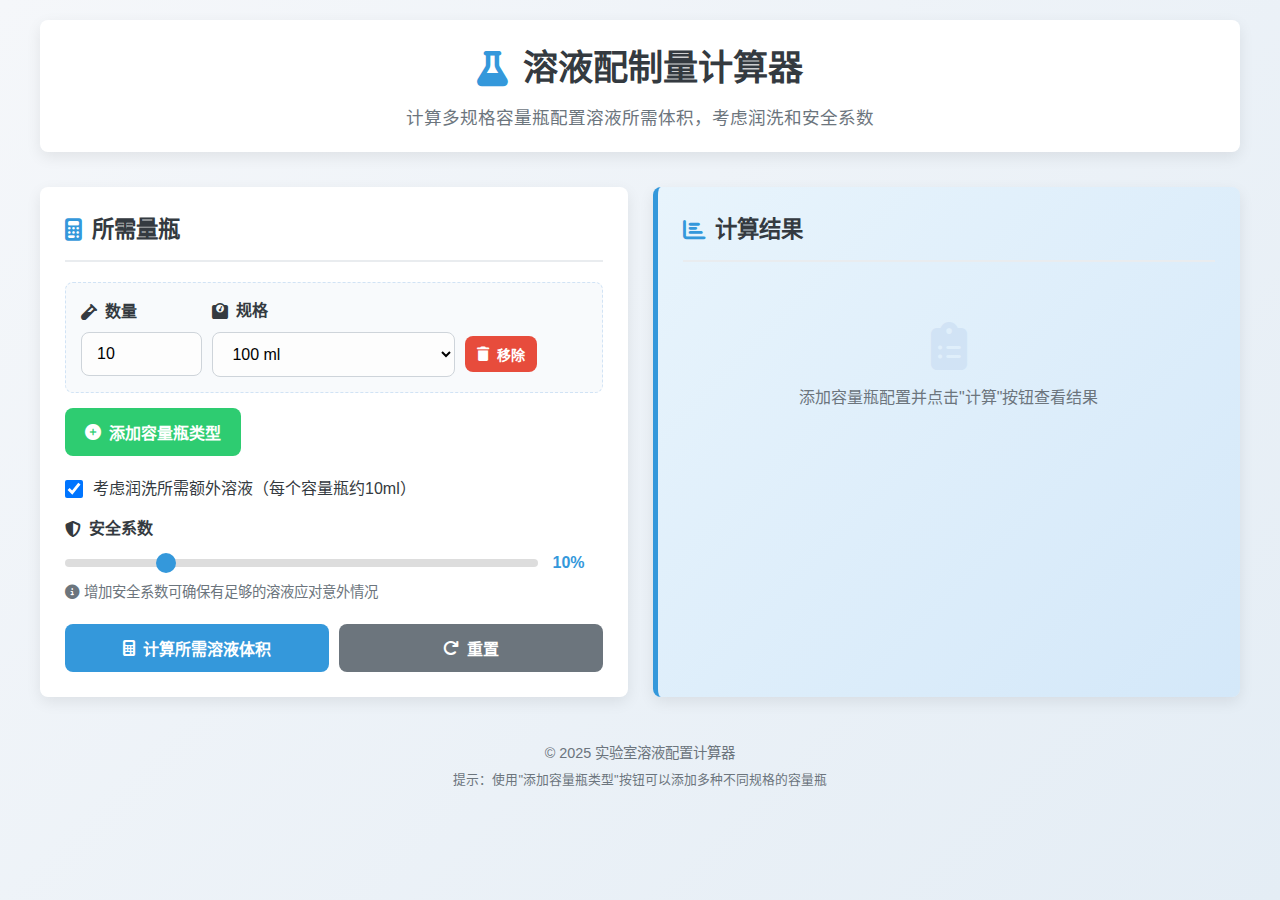
<file: views/solution.html>
<!DOCTYPE html>
<html lang="zh-CN">
<head>
    <meta charset="UTF-8">
    <meta name="viewport" content="width=device-width, initial-scale=1.0">
    <title>溶液配制量计算</title>
    <link rel="stylesheet" href="https://cdnjs.cloudflare.com/ajax/libs/font-awesome/6.4.0/css/all.min.css">
    <style>
        :root {
            --primary: #3498db;
            --primary-dark: #2980b9;
            --secondary: #2ecc71;
            --secondary-dark: #27ae60;
            --danger: #e74c3c;
            --danger-dark: #c0392b;
            --light: #f8f9fa;
            --dark: #343a40;
            --gray: #6c757d;
            --gray-light: #e9ecef;
            --border-radius: 8px;
            --box-shadow: 0 5px 15px rgba(0, 0, 0, 0.08);
            --transition: all 0.3s ease;
        }
        
        * {
            box-sizing: border-box;
            margin: 0;
            padding: 0;
            font-family: 'Segoe UI', 'Roboto', 'Helvetica Neue', Arial, sans-serif;
        }
        
        body {
            background: linear-gradient(135deg, #f5f7fa 0%, #e4edf5 100%);
            color: var(--dark);
            min-height: 100vh;
            padding: 20px;
            line-height: 1.6;
        }
        
        .container {
            max-width: 1200px;
            margin: 0 auto;
            display: grid;
            grid-template-columns: 1fr;
            gap: 25px;
        }
        
        @media (min-width: 992px) {
            .container {
                grid-template-columns: 1fr 1fr;
            }
        }
        
        header {
            text-align: center;
            padding: 20px;
            background: white;
            border-radius: var(--border-radius);
            box-shadow: var(--box-shadow);
            margin-bottom: 10px;
            grid-column: 1 / -1;
        }
        
        h1 {
            color: var(--dark);
            font-size: 2.2rem;
            margin-bottom: 8px;
            display: flex;
            align-items: center;
            justify-content: center;
            gap: 15px;
        }
        
        h1 i {
            color: var(--primary);
        }
        
        .subtitle {
            color: var(--gray);
            font-size: 1.1rem;
            font-weight: 400;
        }
        
        .card {
            background: white;
            border-radius: var(--border-radius);
            box-shadow: var(--box-shadow);
            padding: 25px;
            transition: var(--transition);
        }
        
        .card:hover {
            box-shadow: 0 8px 25px rgba(0, 0, 0, 0.1);
        }
        
        .card-title {
            color: var(--dark);
            font-size: 1.4rem;
            margin-bottom: 20px;
            padding-bottom: 12px;
            border-bottom: 2px solid var(--gray-light);
            display: flex;
            align-items: center;
            gap: 10px;
        }
        
        .card-title i {
            color: var(--primary);
        }
        
        .form-group {
            margin-bottom: 20px;
        }
        
        .form-label {
            display: block;
            margin-bottom: 8px;
            font-weight: 600;
            color: var(--dark);
            display: flex;
            align-items: center;
            gap: 8px;
        }
        
        .form-control {
            width: 100%;
            padding: 12px 15px;
            border: 1px solid #ced4da;
            border-radius: var(--border-radius);
            font-size: 16px;
            transition: var(--transition);
            background-color: #fdfdfd;
        }
        
        .form-control:focus {
            outline: none;
            border-color: var(--primary);
            box-shadow: 0 0 0 3px rgba(52, 152, 219, 0.2);
        }
        
        .checkbox-container {
            display: flex;
            align-items: center;
            margin-bottom: 15px;
        }
        
        .checkbox-container input {
            margin-right: 10px;
            width: 18px;
            height: 18px;
            cursor: pointer;
        }
        
        .checkbox-container label {
            cursor: pointer;
            user-select: none;
        }
        
        .flask-row {
            display: grid;
            grid-template-columns: 1fr 2fr 1fr;
            gap: 10px;
            margin-bottom: 15px;
            align-items: center;
            background-color: #f8fafc;
            padding: 15px;
            border-radius: var(--border-radius);
            border: 1px dashed #d1e3f5;
            transition: var(--transition);
        }
        
        .flask-row:hover {
            background-color: #f0f7ff;
            border-color: var(--primary);
        }
        
        .custom-volume-container {
            display: none;
        }
        
        .btn {
            padding: 12px 20px;
            border: none;
            border-radius: var(--border-radius);
            font-size: 16px;
            font-weight: 600;
            cursor: pointer;
            transition: var(--transition);
            display: inline-flex;
            align-items: center;
            justify-content: center;
            gap: 8px;
        }
        
        .btn-primary {
            background-color: var(--primary);
            color: white;
        }
        
        .btn-primary:hover {
            background-color: var(--primary-dark);
            transform: translateY(-2px);
        }
        
        .btn-secondary {
            background-color: var(--secondary);
            color: white;
        }
        
        .btn-secondary:hover {
            background-color: var(--secondary-dark);
            transform: translateY(-2px);
        }
        
        .btn-danger {
            background-color: var(--danger);
            color: white;
            padding: 8px 12px;
            font-size: 14px;
        }
        
        .btn-danger:hover {
            background-color: var(--danger-dark);
        }
        
        .button-group {
            display: flex;
            gap: 10px;
            margin-top: 20px;
        }
        
        .button-group .btn {
            flex: 1;
        }
        
        .result-card {
            background: linear-gradient(135deg, #e8f4fc 0%, #d4e8f9 100%);
            border-left: 5px solid var(--primary);
        }
        
        .result-value {
            font-size: 2.5rem;
            font-weight: 700;
            color: var(--primary);
            text-align: center;
            margin: 15px 0;
            text-shadow: 1px 1px 3px rgba(0, 0, 0, 0.1);
        }
        
        .details-table {
            width: 100%;
            border-collapse: separate;
            border-spacing: 0;
            margin-top: 15px;
            border-radius: var(--border-radius);
            overflow: hidden;
            box-shadow: 0 2px 8px rgba(0, 0, 0, 0.05);
        }
        
        .details-table th {
            background-color: var(--primary);
            color: white;
            padding: 15px;
            text-align: left;
            font-weight: 600;
        }
        
        .details-table td {
            padding: 12px 15px;
            border-bottom: 1px solid #e0e0e0;
            background-color: white;
        }
        
        .details-table tr:last-child td {
            border-bottom: none;
        }
        
        .details-table tr:nth-child(even) td {
            background-color: #f9f9f9;
        }
        
        .details-table .total-row td {
            background-color: #e8f4fc;
            font-weight: 600;
            color: var(--dark);
        }
        
        .calculation-details {
            margin-top: 20px;
            padding: 15px;
            background-color: rgba(255, 255, 255, 0.7);
            border-radius: var(--border-radius);
        }
        
        .detail-item {
            display: flex;
            justify-content: space-between;
            padding: 8px 0;
            border-bottom: 1px dashed #ddd;
        }
        
        .detail-item:last-child {
            border-bottom: none;
        }
        
        .detail-label {
            font-weight: 600;
        }
        
        .detail-value {
            color: var(--primary);
            font-weight: 600;
        }
        
        .note {
            font-size: 0.9rem;
            color: var(--gray);
            margin-top: 5px;
            display: flex;
            align-items: center;
            gap: 5px;
        }
        
        .empty-state {
            text-align: center;
            padding: 40px 20px;
            color: var(--gray);
        }
        
        .empty-state i {
            font-size: 3rem;
            margin-bottom: 15px;
            color: #d1e3f5;
        }
        
        footer {
            text-align: center;
            padding: 20px;
            color: var(--gray);
            font-size: 0.9rem;
            grid-column: 1 / -1;
        }
        
        /* 添加一些动画效果 */
        @keyframes fadeIn {
            from { opacity: 0; transform: translateY(10px); }
            to { opacity: 1; transform: translateY(0); }
        }
        
        .fade-in {
            animation: fadeIn 0.5s ease forwards;
        }
        
        /* 响应式调整 */
        @media (max-width: 768px) {
            .flask-row {
                grid-template-columns: 1fr;
                gap: 10px;
            }
            
            .button-group {
                flex-direction: column;
            }
            
            .result-value {
                font-size: 2rem;
            }
            
            h1 {
                font-size: 1.8rem;
            }
        }
        
        /* 自定义滑块样式 */
        input[type="range"] {
            width: 100%;
            height: 8px;
            border-radius: 5px;
            background: #ddd;
            outline: none;
            -webkit-appearance: none;
        }
        
        input[type="range"]::-webkit-slider-thumb {
            -webkit-appearance: none;
            width: 20px;
            height: 20px;
            border-radius: 50%;
            background: var(--primary);
            cursor: pointer;
        }
        
        .safety-factor-container {
            display: flex;
            align-items: center;
            gap: 15px;
        }
        
        .safety-factor-value {
            font-weight: 600;
            color: var(--primary);
            min-width: 50px;
        }
    </style>
</head>
<body>
    <div class="container">
        <header>
            <h1><i class="fas fa-flask"></i> 溶液配制量计算器</h1>
            <p class="subtitle">计算多规格容量瓶配置溶液所需体积，考虑润洗和安全系数</p>
        </header>
        
        <div class="card">
            <h2 class="card-title"><i class="fas fa-calculator"></i> 所需量瓶</h2>
            
            <div id="flask-container">
                <!-- 动态添加的行会在这里 -->
            </div>
            
            <div class="form-group">
                <button class="btn btn-secondary" id="addFlaskBtn">
                    <i class="fas fa-plus-circle"></i> 添加容量瓶类型
                </button>
            </div>
            
            <div class="checkbox-container">
                <input type="checkbox" id="rinseCheck" checked>
                <label for="rinseCheck">考虑润洗所需额外溶液（每个容量瓶约10ml）</label>
            </div>
            
            <div class="form-group">
                <label class="form-label" for="safetyFactor">
                    <i class="fas fa-shield-alt"></i> 安全系数
                </label>
                <div class="safety-factor-container">
                    <input type="range" id="safetyFactorRange" min="0" max="50" value="10" step="1">
                    <div class="safety-factor-value" id="safetyFactorValue">10%</div>
                </div>
                <input type="number" id="safetyFactor" min="0" max="100" value="10" class="form-control" style="display: none;">
                <div class="note"><i class="fas fa-info-circle"></i> 增加安全系数可确保有足够的溶液应对意外情况</div>
            </div>
            
            <div class="button-group">
                <button class="btn btn-primary" id="calculateBtn">
                    <i class="fas fa-calculator"></i> 计算所需溶液体积
                </button>
                <button class="btn" id="resetBtn" style="background-color: #6c757d; color: white;">
                    <i class="fas fa-redo"></i> 重置
                </button>
            </div>
        </div>
        
        <div class="card result-card" id="resultContainer" style="display: none;">
            <h2 class="card-title"><i class="fas fa-chart-bar"></i> 计算结果</h2>
            
            <div class="empty-state" id="emptyResult" style="display: none;">
                <i class="fas fa-clipboard-list"></i>
                <p>添加容量瓶配置并点击"计算"按钮查看结果</p>
            </div>
            
            <div id="resultContent" style="display: none;">
                <div class="result-value" id="resultValue"></div>
                
                <div class="calculation-details" id="calculationDetails"></div>
                
                <h3 style="margin-top: 20px; margin-bottom: 10px;">详细配置</h3>
                <table class="details-table" id="detailsTable">
                    <thead>
                        <tr>
                            <th>容量瓶类型</th>
                            <th>数量</th>
                            <th>规格 (ml)</th>
                            <th>基础体积 (ml)</th>
                            <th>润洗体积 (ml)</th>
                        </tr>
                    </thead>
                    <tbody id="detailsTableBody">
                        <!-- 动态添加行 -->
                    </tbody>
                </table>
            </div>
        </div>
        
        <footer>
            <p>© 2025 实验室溶液配置计算器</p>
            <p style="font-size: 0.8rem; margin-top: 5px;">提示：使用"添加容量瓶类型"按钮可以添加多种不同规格的容量瓶</p>
        </footer>
    </div>

    <script>
        document.addEventListener('DOMContentLoaded', function() {
            const flaskContainer = document.getElementById('flask-container');
            const addFlaskBtn = document.getElementById('addFlaskBtn');
            const calculateBtn = document.getElementById('calculateBtn');
            const resetBtn = document.getElementById('resetBtn');
            const resultContainer = document.getElementById('resultContainer');
            const resultContent = document.getElementById('resultContent');
            const emptyResult = document.getElementById('emptyResult');
            const resultValue = document.getElementById('resultValue');
            const calculationDetails = document.getElementById('calculationDetails');
            const detailsTableBody = document.getElementById('detailsTableBody');
            const safetyFactorRange = document.getElementById('safetyFactorRange');
            const safetyFactorValue = document.getElementById('safetyFactorValue');
            const safetyFactorInput = document.getElementById('safetyFactor');
            
            // 安全系数滑块与输入框同步
            safetyFactorRange.addEventListener('input', function() {
                const value = this.value;
                safetyFactorValue.textContent = value + '%';
                safetyFactorInput.value = value;
            });
            
            // 初始化一个容量瓶行
            function addFlaskRow(count = 1, volume = "100") {
                const rowId = Date.now() + Math.random();
                const row = document.createElement('div');
                row.className = 'flask-row fade-in';
                row.id = `flask-row-${rowId}`;
                
                row.innerHTML = `
                    <div>
                        <label class="form-label"><i class="fas fa-vial"></i> 数量</label>
                        <input type="number" class="form-control count-input" min="1" value="${count}" placeholder="容量瓶数量">
                    </div>
                    <div>
                        <label class="form-label"><i class="fas fa-weight"></i> 规格</label>
                        <select class="form-control volume-select">
                            <option value="10" ${volume === "10" ? "selected" : ""}>10 ml</option>
                            <option value="25" ${volume === "25" ? "selected" : ""}>25 ml</option>
                            <option value="50" ${volume === "50" ? "selected" : ""}>50 ml</option>
                            <option value="100" ${volume === "100" ? "selected" : ""}>100 ml</option>
                            <option value="250" ${volume === "250" ? "selected" : ""}>250 ml</option>
                            <option value="500" ${volume === "500" ? "selected" : ""}>500 ml</option>
                            <option value="1000" ${volume === "1000" ? "selected" : ""}>1000 ml</option>
                            <option value="custom" ${volume === "custom" ? "selected" : ""}>自定义规格</option>
                        </select>
                        <div class="custom-volume-container">
                            <input type="number" class="form-control custom-volume" min="1" placeholder="输入自定义规格 (ml)" value="${volume !== "10" && volume !== "25" && volume !== "50" && volume !== "100" && volume !== "250" && volume !== "500" && volume !== "1000" ? volume : ''}">
                        </div>
                    </div>
                    <div>
                        <label class="form-label">&nbsp;</label>
                        <button type="button" class="btn btn-danger" onclick="removeFlaskRow('${rowId}')">
                            <i class="fas fa-trash"></i> 移除
                        </button>
                    </div>
                `;
                
                flaskContainer.appendChild(row);
                
                // 为选择框添加事件监听
                const select = row.querySelector('.volume-select');
                const customContainer = row.querySelector('.custom-volume-container');
                
                select.addEventListener('change', function() {
                    if (this.value === 'custom') {
                        customContainer.style.display = 'block';
                    } else {
                        customContainer.style.display = 'none';
                    }
                });
                
                // 如果默认是自定义，显示自定义输入框
                if (select.value === 'custom') {
                    customContainer.style.display = 'block';
                }
            }
            
            // 移除容量瓶行
            window.removeFlaskRow = function(rowId) {
                const row = document.getElementById(`flask-row-${rowId}`);
                if (row) {
                    row.style.opacity = '0';
                    row.style.transform = 'translateX(-20px)';
                    setTimeout(() => {
                        row.remove();
                    }, 300);
                }
            };
            
            // 添加初始行
            addFlaskRow(10, "100");  // 示例：10个100ml
            
            // 添加新行
            addFlaskBtn.addEventListener('click', function() {
                addFlaskRow();
            });
            
            // 重置按钮
            resetBtn.addEventListener('click', function() {
                flaskContainer.innerHTML = '';
                addFlaskRow(10, "100");
                document.getElementById('rinseCheck').checked = true;
                safetyFactorRange.value = 10;
                safetyFactorValue.textContent = '10%';
                safetyFactorInput.value = 10;
                resultContent.style.display = 'none';
                emptyResult.style.display = 'block';
                resultContainer.style.display = 'block';
            });
            
            // 计算按钮点击事件
            calculateBtn.addEventListener('click', function() {
                // 获取所有容量瓶行
                const flaskRows = document.querySelectorAll('.flask-row');
                
                if (flaskRows.length === 0) {
                    alert('请至少添加一种容量瓶类型');
                    return;
                }
                
                let totalBaseVolume = 0;
                let totalRinseVolume = 0;
                let flaskDetails = [];
                
                // 遍历每一行
                flaskRows.forEach((row, index) => {
                    const count = parseInt(row.querySelector('.count-input').value) || 0;
                    const select = row.querySelector('.volume-select');
                    let volume;
                    
                    if (select.value === 'custom') {
                        volume = parseInt(row.querySelector('.custom-volume').value) || 0;
                    } else {
                        volume = parseInt(select.value);
                    }
                    
                    if (count <= 0) {
                        alert(`第${index + 1}行的容量瓶数量无效`);
                        return;
                    }
                    
                    if (volume <= 0) {
                        alert(`第${index + 1}行的容量瓶规格无效`);
                        return;
                    }
                    
                    const baseVolume = count * volume;
                    const rinseVolume = count * 10; // 每个容量瓶润洗约10ml
                    
                    totalBaseVolume += baseVolume;
                    totalRinseVolume += rinseVolume;
                    
                    flaskDetails.push({
                        name: `类型${index + 1}`,
                        count: count,
                        volume: volume,
                        baseVolume: baseVolume,
                        rinseVolume: rinseVolume
                    });
                });
                
                // 获取润洗和安全系数
                const rinseCheck = document.getElementById('rinseCheck').checked;
                const safetyFactor = parseFloat(safetyFactorInput.value) || 0;
                
                let actualRinseVolume = rinseCheck ? totalRinseVolume : 0;
                let safetyVolume = 0;
                
                if (safetyFactor > 0) {
                    safetyVolume = (totalBaseVolume + actualRinseVolume) * (safetyFactor / 100);
                }
                
                let totalVolume = totalBaseVolume + actualRinseVolume + safetyVolume;
                
                // 显示结果区域
                resultContainer.style.display = 'block';
                emptyResult.style.display = 'none';
                resultContent.style.display = 'block';
                
                // 显示结果
                resultValue.textContent = `${totalVolume.toFixed(0)} ml`;
                
                // 显示详细计算过程
                calculationDetails.innerHTML = `
                    <div class="detail-item">
                        <span class="detail-label">总基础体积：</span>
                        <span class="detail-value">${totalBaseVolume} ml</span>
                    </div>
                    ${rinseCheck ? `
                    <div class="detail-item">
                        <span class="detail-label">总润洗体积：</span>
                        <span class="detail-value">${actualRinseVolume} ml</span>
                    </div>
                    ` : ''}
                    ${safetyFactor > 0 ? `
                    <div class="detail-item">
                        <span class="detail-label">安全系数体积：</span>
                        <span class="detail-value">${safetyVolume.toFixed(0)} ml (${safetyFactor}%)</span>
                    </div>
                    ` : ''}
                    <div class="detail-item" style="border-top: 2px solid var(--primary); padding-top: 12px;">
                        <span class="detail-label" style="font-size: 1.1rem;">总需配置体积：</span>
                        <span class="detail-value" style="font-size: 1.1rem;">${totalVolume.toFixed(0)} ml</span>
                    </div>
                `;
                
                // 更新表格
                detailsTableBody.innerHTML = '';
                flaskDetails.forEach(detail => {
                    const row = document.createElement('tr');
                    row.className = 'fade-in';
                    row.innerHTML = `
                        <td>${detail.name}</td>
                        <td>${detail.count}</td>
                        <td>${detail.volume} ml</td>
                        <td>${detail.baseVolume} ml</td>
                        <td>${rinseCheck ? detail.rinseVolume + ' ml' : '0 ml'}</td>
                    `;
                    detailsTableBody.appendChild(row);
                });
                
                // 添加总计行
                const totalRow = document.createElement('tr');
                totalRow.className = 'total-row fade-in';
                totalRow.innerHTML = `
                    <td colspan="3"><strong>总计</strong></td>
                    <td><strong>${totalBaseVolume} ml</strong></td>
                    <td><strong>${rinseCheck ? actualRinseVolume + ' ml' : '0 ml'}</strong></td>
                `;
                detailsTableBody.appendChild(totalRow);
            });
            
            // 初始化显示结果区域
            resultContainer.style.display = 'block';
            emptyResult.style.display = 'block';
        });
    </script>
</body>
</html>
</file>
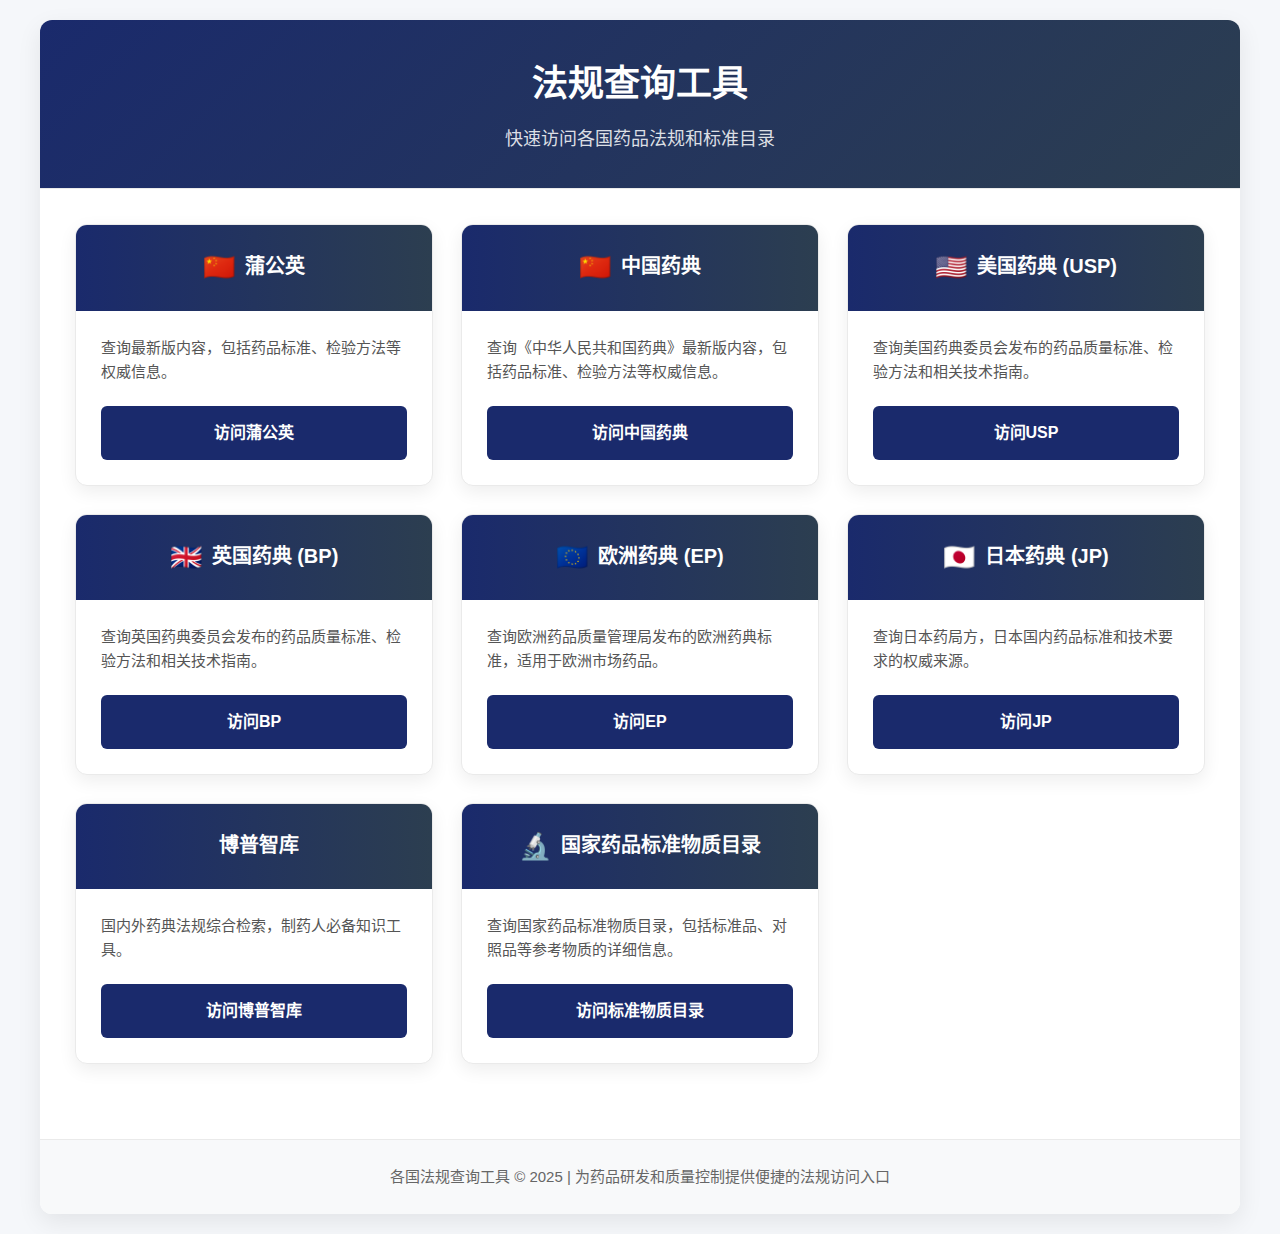
<file: views/statue.html>
<!DOCTYPE html>
<html lang="zh-CN">
<head>
    <meta charset="UTF-8">
    <meta name="viewport" content="width=device-width, initial-scale=1.0">
    <title>各国法规查询工具</title>
    <style>
        * {
            margin: 0;
            padding: 0;
            box-sizing: border-box;
            font-family: 'Segoe UI', Tahoma, Geneva, Verdana, sans-serif;
        }
        
        body {
            background-color: #f5f7fa;
            color: #333;
            line-height: 1.6;
            min-height: 100vh;
            padding: 20px;
        }
        
        .container {
            max-width: 1200px;
            margin: 0 auto;
            background: white;
            border-radius: 12px;
            box-shadow: 0 8px 25px rgba(0, 0, 0, 0.08);
            overflow: hidden;
        }
        
        .header {
            background: linear-gradient(135deg, #1a2a6c, #2c3e50);
            color: white;
            padding: 35px 20px;
            text-align: center;
            border-bottom: 1px solid #eaeaea;
        }
        
        .header h1 {
            font-size: 36px;
            margin-bottom: 12px;
            font-weight: 700;
        }
        
        .header p {
            color: rgba(255, 255, 255, 0.85);
            font-size: 18px;
            max-width: 800px;
            margin: 0 auto;
        }
        
        .content {
            padding: 35px;
        }
        
        .regulation-grid {
            display: grid;
            grid-template-columns: repeat(auto-fill, minmax(320px, 1fr));
            gap: 28px;
        }
        
        .regulation-card {
            background: white;
            border-radius: 12px;
            box-shadow: 0 6px 18px rgba(0, 0, 0, 0.07);
            overflow: hidden;
            transition: transform 0.3s ease, box-shadow 0.3s ease;
            border: 1px solid #eaeaea;
            height: 100%;
            display: flex;
            flex-direction: column;
        }
        
        .regulation-card:hover {
            transform: translateY(-8px);
            box-shadow: 0 12px 28px rgba(0, 0, 0, 0.12);
        }
        
        .regulation-header {
            background: linear-gradient(90deg, #1a2a6c, #2c3e50);
            color: white;
            padding: 22px;
            text-align: center;
        }
        
        .regulation-body {
            padding: 25px;
            flex-grow: 1;
            display: flex;
            flex-direction: column;
        }
        
        .regulation-description {
            margin-bottom: 22px;
            color: #555;
            font-size: 15px;
            line-height: 1.6;
            flex-grow: 1;
        }
        
        .btn {
            display: inline-block;
            padding: 14px 24px;
            background: #1a2a6c;
            color: white;
            border: none;
            border-radius: 6px;
            font-size: 16px;
            font-weight: 600;
            cursor: pointer;
            transition: all 0.3s ease;
            width: 100%;
            text-align: center;
            text-decoration: none;
            margin-top: auto;
        }
        
        .btn:hover {
            background: #2c3e50;
            transform: translateY(-2px);
            box-shadow: 0 4px 12px rgba(26, 42, 108, 0.3);
        }
        
        .footer {
            text-align: center;
            padding: 25px;
            background: #f8f9fa;
            color: #666;
            margin-top: 40px;
            border-top: 1px solid #eaeaea;
            font-size: 15px;
        }
        
        @media (max-width: 768px) {
            .regulation-grid {
                grid-template-columns: 1fr;
            }
            
            .header h1 {
                font-size: 28px;
            }
            
            .content {
                padding: 25px;
            }
        }
        
        .country-flag {
            font-size: 26px;
            margin-right: 10px;
            vertical-align: middle;
        }
        
        .regulation-header h3 {
            font-size: 20px;
            margin: 0;
        }
    </style>
</head>
<body>
    <div class="container">
        <div class="header">
            <h1>法规查询工具</h1>
            <p>快速访问各国药品法规和标准目录</p>
        </div>
        
        <div class="content">
            <div class="regulation-grid">
                <div class="regulation-card">
                    <div class="regulation-header">
                        <h3><span class="country-flag">🇨🇳</span>蒲公英</h3>
                    </div>
                    <div class="regulation-body">
                        <p class="regulation-description">查询最新版内容，包括药品标准、检验方法等权威信息。</p>
                        <a href="https://db2.ouryao.com/" target="_blank" class="btn">访问蒲公英</a>
                    </div>
                </div>
                
                <div class="regulation-card">
                    <div class="regulation-header">
                        <h3><span class="country-flag">🇨🇳</span>中国药典</h3>
                    </div>
                    <div class="regulation-body">
                        <p class="regulation-description">查询《中华人民共和国药典》最新版内容，包括药品标准、检验方法等权威信息。</p>
                        <a href="https://www.bopuyun.com/yaodian/2025/" target="_blank" class="btn">访问中国药典</a>
                    </div>
                </div>

                <div class="regulation-card">
                    <div class="regulation-header">
                        <h3><span class="country-flag">🇺🇸</span>美国药典 (USP)</h3>
                    </div>
                    <div class="regulation-body">
                        <p class="regulation-description">查询美国药典委员会发布的药品质量标准、检验方法和相关技术指南。</p>
                        <a href="https://www.usp.org/" target="_blank" class="btn">访问USP</a>
                    </div>
                </div>

                <div class="regulation-card">
                    <div class="regulation-header">
                        <h3><span class="country-flag">🇬🇧</span>英国药典 (BP)</h3>
                    </div>
                    <div class="regulation-body">
                        <p class="regulation-description">查询英国药典委员会发布的药品质量标准、检验方法和相关技术指南。</p>
                        <a href="https://www.pharmacopoeia.com/" target="_blank" class="btn">访问BP</a>
                    </div>
                </div>

                <div class="regulation-card">
                    <div class="regulation-header">
                        <h3><span class="country-flag">🇪🇺</span>欧洲药典 (EP)</h3>
                    </div>
                    <div class="regulation-body">
                        <p class="regulation-description">查询欧洲药品质量管理局发布的欧洲药典标准，适用于欧洲市场药品。</p>
                        <a href="https://www.edqm.eu/en/european-pharmacopoeia-ph.-eur.-11th-edition" target="_blank" class="btn">访问EP</a>
                    </div>
                </div>
                
                <div class="regulation-card">
                    <div class="regulation-header">
                        <h3><span class="country-flag">🇯🇵</span>日本药典 (JP)</h3>
                    </div>
                    <div class="regulation-body">
                        <p class="regulation-description">查询日本药局方，日本国内药品标准和技术要求的权威来源。</p>
                        <a href="https://www.pmda.go.jp/english/rs-sb-std/standards-development/jp/0019.html" target="_blank" class="btn">访问JP</a>
                    </div>
                </div>

               <div class="regulation-card">
                    <div class="regulation-header">
                        <h3><span class="country-flag"> </span>博普智库 </h3>
                    </div>
                    <div class="regulation-body">
                        <p class="regulation-description">国内外药典法规综合检索，制药人必备知识工具。</p>
                        <a href="https://www.bopuyun.com/yaodian/search/" target="_blank" class="btn">访问博普智库</a>
                    </div>
                </div>
      
                <div class="regulation-card">
                    <div class="regulation-header">
                        <h3><span class="country-flag">🔬</span>国家药品标准物质目录</h3>
                    </div>
                    <div class="regulation-body">
                        <p class="regulation-description">查询国家药品标准物质目录，包括标准品、对照品等参考物质的详细信息。</p>
                        <a href="http://aoc.nifdc.org.cn/sell/home/search.html" target="_blank" class="btn">访问标准物质目录</a>
                    </div>
                </div>
            </div>
        </div>
        
        <div class="footer">
            <p>各国法规查询工具 &copy; 2025 | 为药品研发和质量控制提供便捷的法规访问入口</p>
        </div>
    </div>

    <script>
        // 添加简单的交互效果
        document.addEventListener('DOMContentLoaded', function() {
            const cards = document.querySelectorAll('.regulation-card');
            
            cards.forEach((card, index) => {
                // 添加延迟动画
                card.style.opacity = '0';
                card.style.transform = 'translateY(20px)';
                
                setTimeout(() => {
                    card.style.transition = 'opacity 0.5s ease, transform 0.5s ease';
                    card.style.opacity = '1';
                    card.style.transform = 'translateY(0)';
                }, 100 * index);
            });
        });
    </script>
</body>
</html>
</file>
